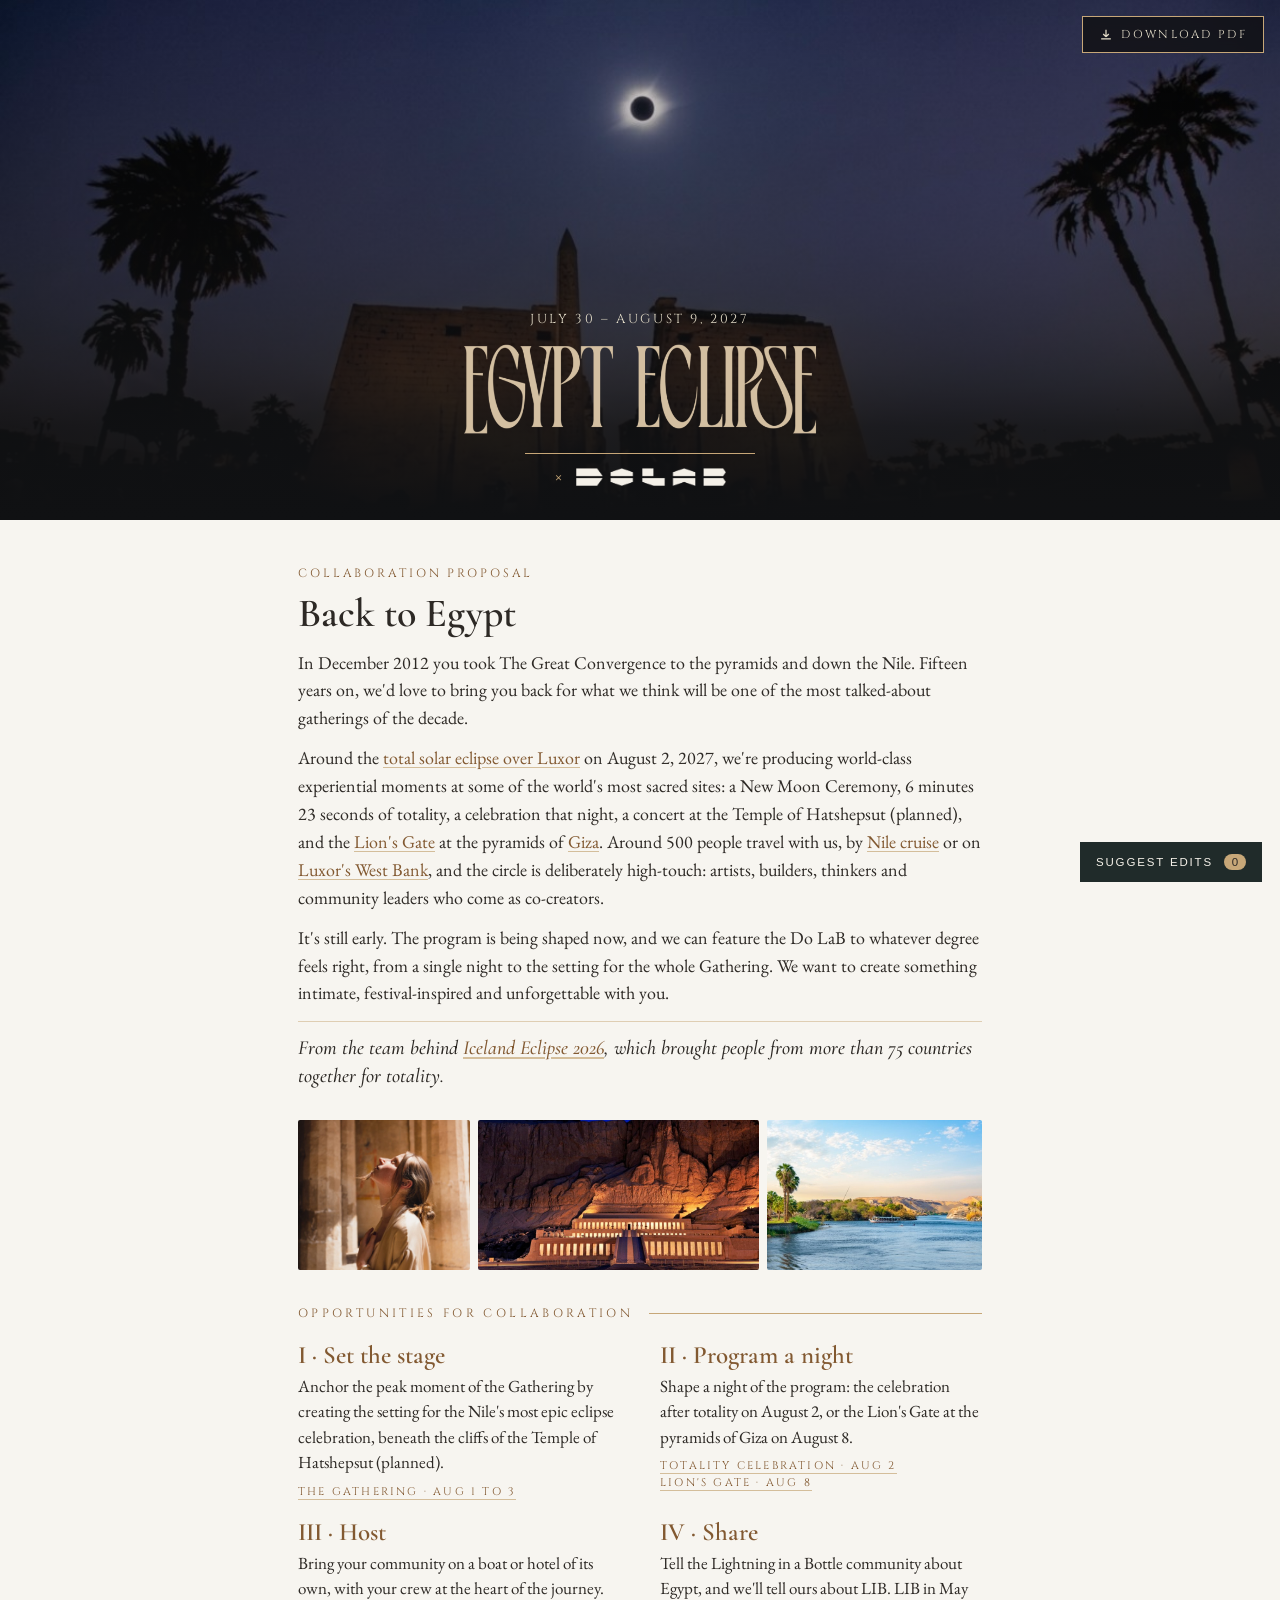
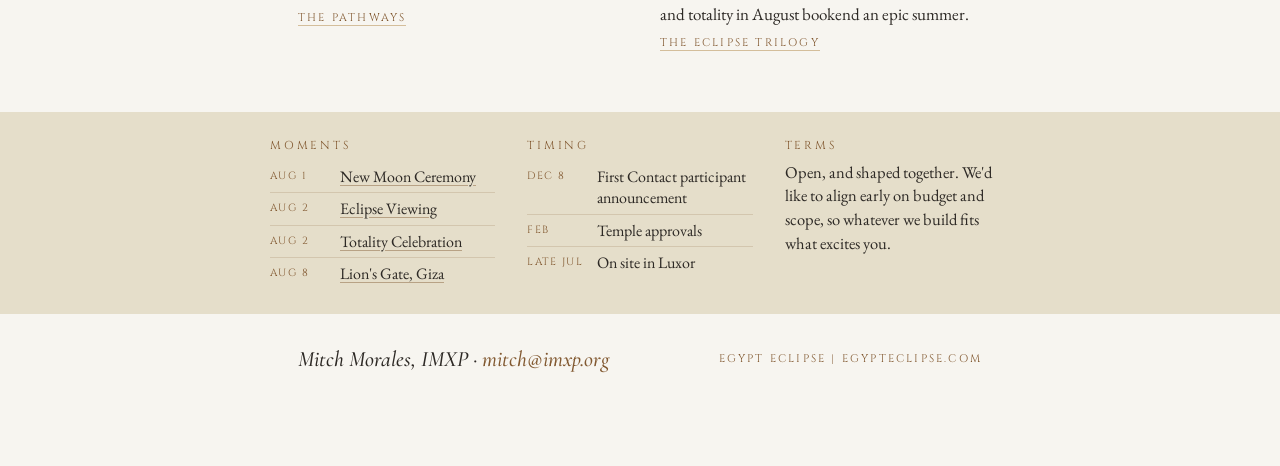
<file: dolab/index.html>
<!DOCTYPE html>
<html lang="en"><head><meta charset="utf-8"><meta name="robots" content="noindex">
<meta name="viewport" content="width=device-width, initial-scale=1, viewport-fit=cover">
<meta name="description" content="A collaboration proposal for the Do LaB: from The Great Convergence in 2012 to the total solar eclipse over Luxor on August 2, 2027.">
<meta name="theme-color" content="#101113">
<meta property="og:type" content="website">
<meta property="og:site_name" content="Egypt Eclipse">
<meta property="og:title" content="Egypt Eclipse × Do LaB: Back to Egypt">
<meta property="og:description" content="A collaboration proposal for the total solar eclipse over Luxor, August 2, 2027.">
<meta property="og:url" content="https://invitation.egypt-eclipse.com/dolab/">
<meta property="og:image" content="https://invitation.egypt-eclipse.com/dolab/og.jpg">
<meta property="og:image:width" content="1200">
<meta property="og:image:height" content="630">
<meta property="og:image:alt" content="Egypt Eclipse. For the Do LaB: Back to Egypt, with the eclipse over Luxor Temple.">
<meta name="twitter:card" content="summary_large_image">
<meta name="twitter:title" content="Egypt Eclipse × Do LaB: Back to Egypt">
<meta name="twitter:description" content="A collaboration proposal for the total solar eclipse over Luxor, August 2, 2027.">
<meta name="twitter:image" content="https://invitation.egypt-eclipse.com/dolab/og.jpg">
<link rel="icon" href="../favicon.ico" sizes="any">
<link rel="icon" type="image/png" href="../icon-192.png">
<link rel="apple-touch-icon" href="../apple-touch-icon.png">
<title>Egypt Eclipse × Do LaB: Back to Egypt</title>
<link rel="preconnect" href="https://fonts.googleapis.com"><link rel="preconnect" href="https://fonts.gstatic.com" crossorigin>
<link href="https://fonts.googleapis.com/css2?family=Cinzel:wght@400;500&family=Cormorant+Garamond:ital,wght@0,500;0,600;1,500&family=EB+Garamond:ital,wght@0,400;0,600;1,400&display=swap" rel="stylesheet">
<style>:root{--paper:#F7F5F0;--ink:#2D2925;--bronze:#825931;--sand:#E5DECA;--gold:#C7A778;--ivory:#F4F0E8;--green:#202B2A;--dark:#101113}
*{box-sizing:border-box}html,body{margin:0}
body{background:var(--paper);color:var(--ink);font-family:"EB Garamond",Georgia,serif;font-size:18px;line-height:1.55}
a{color:var(--bronze)}
.hero{position:relative;height:clamp(340px,48vw,520px);overflow:hidden;background:var(--dark)}
.hero>img{position:absolute;inset:0;width:100%;height:100%;object-fit:cover;object-position:50% 12%;display:block}
.hero:after{content:"";position:absolute;inset:0;background:linear-gradient(180deg,rgba(16,17,19,.1) 0%,rgba(16,17,19,.5) 45%,rgba(16,17,19,.92) 82%,#101113 100%)}
.hero .in{position:absolute;left:0;right:0;bottom:34px;z-index:1;display:flex;flex-direction:column;align-items:center;text-align:center;padding:0 20px}
.cz{font-family:Cinzel,Georgia,serif;text-transform:uppercase}
.hero .date{font-size:13px;letter-spacing:.2em;color:var(--sand);margin:0 0 12px}
.hero .wm{width:min(360px,76vw);height:auto;display:block}
.hero .rule{width:230px;max-width:60%;height:1px;background:var(--gold);margin:16px 0 14px}
.hero .for{font-size:12.5px;letter-spacing:.32em;color:var(--gold);margin:0}
main{max-width:740px;margin:0 auto;padding:44px 28px 20px}
.lab{font-family:Cinzel,Georgia,serif;font-size:12px;letter-spacing:.24em;text-transform:uppercase;color:var(--bronze);margin:0 0 8px}
h1{font-family:"Cormorant Garamond",Georgia,serif;font-weight:600;font-size:40px;line-height:1.1;margin:0 0 14px;text-wrap:balance}
p{margin:0 0 12px;text-wrap:pretty}
.strip{display:grid;grid-template-columns:.8fr 1.3fr 1fr;gap:8px;margin:30px 0 10px}
.strip img{width:100%;height:150px;object-fit:cover;display:block;border-radius:2px}
.sec{display:flex;align-items:center;gap:16px;margin:34px 0 18px}
.sec .lab{margin:0;white-space:nowrap;letter-spacing:.28em}.sec span{flex:1;height:1px;background:var(--gold)}
.roles{display:grid;grid-template-columns:repeat(2,minmax(0,1fr));gap:18px 40px}
.roles h3{font-family:"Cormorant Garamond",Georgia,serif;font-weight:600;font-size:25px;line-height:1.15;color:var(--bronze);margin:0 0 4px}
.roles p{margin:0;font-size:17px;line-height:1.5}
.band{background:var(--sand);margin-top:40px;padding:26px 28px 24px}
.band .in{max-width:740px;margin:0 auto;display:grid;grid-template-columns:repeat(3,minmax(0,1fr));gap:32px;text-align:center}
.band .lab{font-size:11.5px;margin:0 0 6px}.band p{font-size:16.5px;line-height:1.45;margin:0}
.sign{max-width:740px;margin:0 auto;padding:28px 28px 90px;display:flex;justify-content:space-between;align-items:center;gap:20px;flex-wrap:wrap}
.sign .who{font-family:"Cormorant Garamond",Georgia,serif;font-style:italic;font-weight:500;font-size:22px}
.sign .who a{text-decoration:none}
.sign .site{font-family:Cinzel,Georgia,serif;font-size:11px;letter-spacing:.2em;text-transform:uppercase;color:var(--bronze)}

.hero .lock{display:flex;align-items:center;gap:14px}.hero .lock span{font-family:Cinzel,Georgia,serif;font-size:17px;color:var(--gold);line-height:1}.hero .lock img{width:150px;height:auto;display:block}
@media (max-width:640px){.hero .lock img{width:124px}}
a.x{color:var(--bronze);text-decoration:underline;text-decoration-color:rgba(199,167,120,.7);text-underline-offset:3px}
a.x:hover{color:var(--ink)}
.proof{font-family:"Cormorant Garamond",Georgia,serif;font-style:italic;font-weight:500;font-size:20px;line-height:1.4;margin:14px 0 0;padding-top:12px;border-top:1px solid rgba(199,167,120,.5)}
.roles .when{font-family:Cinzel,Georgia,serif;font-size:11px;letter-spacing:.2em;text-transform:uppercase;margin:8px 0 0}
.roles .when a{color:var(--bronze);text-decoration:none;border-bottom:1px solid rgba(199,167,120,.7)}
.band .in{text-align:left}
.rows{list-style:none;margin:0;padding:0}
.rows li{display:grid;grid-template-columns:62px 1fr;gap:8px;padding:5px 0;border-top:1px solid rgba(130,89,49,.18);font-size:16px;line-height:1.35}
.rows li:first-child{border-top:0}
.rows .d{font-family:Cinzel,Georgia,serif;font-size:10.5px;letter-spacing:.14em;text-transform:uppercase;color:var(--bronze);padding-top:3px}
.rows a{color:var(--ink);text-decoration:underline;text-decoration-color:rgba(130,89,49,.45);text-underline-offset:3px}
.dl-btn{position:fixed;top:16px;right:16px;z-index:35;display:inline-flex;align-items:center;gap:8px;background:rgba(16,17,19,.82);color:#E5DECA;border:1px solid #C7A778;font-family:Cinzel,Georgia,serif;font-size:11.5px;letter-spacing:.2em;text-transform:uppercase;padding:10px 16px;cursor:pointer;-webkit-backdrop-filter:blur(6px);backdrop-filter:blur(6px)}
.dl-btn:hover{background:#101113;color:#F4F0E8}
.dl-btn[disabled]{opacity:.7;cursor:wait}
.dl-btn svg{width:14px;height:14px}
@media (max-width:640px){.dl-btn{top:12px;right:12px;padding:9px 12px;font-size:10.5px}}
@media print{.dl-btn,.mk-fab,#mk-panel,#mk-btn{display:none!important}}
@media (max-width:640px){body{font-size:17px}h1{font-size:34px}.strip{grid-template-columns:1fr 1fr}.strip img:last-child{display:none}.strip img{height:120px}.roles,.band .in{grid-template-columns:1fr}.band .in{gap:20px}main{padding:34px 20px 10px}.sign{padding:24px 20px 90px}}</style></head>
<body>
<header class="hero">
 <img src="hero.jpg" alt="Total solar eclipse over Luxor Temple at dusk">
 <div class="in">
  <p class="date cz">July 30 – August 9, 2027</p>
  <img class="wm" src="wordmark.png" alt="Egypt Eclipse">
  <div class="rule"></div>
  <div class="lock"><span>×</span><img src="dolab-logo.png" alt="Do LaB"></div>
 </div>
</header>
<main>
<p class="lab">Collaboration proposal</p>
<h1>Back to Egypt</h1>
<p>In December 2012 you took The Great Convergence to the pyramids and down the Nile. Fifteen years on, we&#39;d love to bring you back for what we think will be one of the most talked-about gatherings of the decade.</p>
<p>Around the <a class="x" href="https://egypteclipse.com/totality">total solar eclipse over Luxor</a> on August 2, 2027, we&#39;re producing world-class experiential moments at some of the world&#39;s most sacred sites: a New Moon Ceremony, 6 minutes 23 seconds of totality, a celebration that night, a concert at the Temple of Hatshepsut (planned), and the <a class="x" href="https://egypteclipse.com/pathways/lions-gate">Lion&#39;s Gate</a> at the pyramids of <a class="x" href="https://egypteclipse.com/pathways/giza">Giza</a>. Around 500 people travel with us, by <a class="x" href="https://egypteclipse.com/pathways/nile-cruise">Nile cruise</a> or on <a class="x" href="https://egypteclipse.com/pathways">Luxor&#39;s West Bank</a>, and the circle is deliberately high-touch: artists, builders, thinkers and community leaders who come as co-creators.</p>
<p>It&#39;s still early. The program is being shaped now, and we can feature the Do LaB to whatever degree feels right, from a single night to the setting for the whole Gathering. We want to create something intimate, festival-inspired and unforgettable with you.</p>
<p class="proof">From the team behind <a class="x" href="https://recap.icelandeclipse.com">Iceland Eclipse 2026</a>, which brought people from more than 75 countries together for totality.</p>
<div class="strip">
 <img src="colonnade.jpg" alt="A traveler looking up in a sunlit temple colonnade">
 <img src="hatshepsut.jpg" alt="Temple of Hatshepsut lit at night beneath the cliffs" style="object-position:50% 100%">
 <img src="nile.jpg" alt="The Nile lined with palms at golden hour">
</div>
<div class="sec"><p class="lab">Opportunities for collaboration</p><span></span></div>
<div class="roles">
 <div><h3>I · Set the stage</h3><p>Anchor the peak moment of the Gathering by creating the setting for the Nile&#39;s most epic eclipse celebration, beneath the cliffs of the Temple of Hatshepsut (planned).</p><p class="when"><a href="https://egypteclipse.com/pathways/gathering">The Gathering · Aug 1 to 3</a></p></div>
 <div><h3>II · Program a night</h3><p>Shape a night of the program: the celebration after totality on August 2, or the Lion&#39;s Gate at the pyramids of Giza on August 8.</p><p class="when"><a href="https://egypteclipse.com/pathways/gathering">Totality Celebration · Aug 2</a><br><a href="https://egypteclipse.com/pathways/lions-gate">Lion&#39;s Gate · Aug 8</a></p></div>
 <div><h3>III · Host</h3><p>Bring your community on a boat or hotel of its own, with your crew at the heart of the journey.</p><p class="when"><a href="https://egypteclipse.com/pathways">The pathways</a></p></div>
 <div><h3>IV · Share</h3><p>Tell the Lightning in a Bottle community about Egypt, and we&#39;ll tell ours about LIB. LIB in May and totality in August bookend an epic summer.</p><p class="when"><a href="https://egypteclipse.com/trilogy">The Eclipse Trilogy</a></p></div>
</div>
</main>
<section class="band"><div class="in">
 <div><p class="lab">Moments</p><ul class="rows">
  <li><span class="d">Aug 1</span><a href="https://egypteclipse.com/pathways/gathering">New Moon Ceremony</a></li>
  <li><span class="d">Aug 2</span><a href="https://egypteclipse.com/totality">Eclipse Viewing</a></li>
  <li><span class="d">Aug 2</span><a href="https://egypteclipse.com/pathways/gathering">Totality Celebration</a></li>
  <li><span class="d">Aug 8</span><a href="https://egypteclipse.com/pathways/lions-gate">Lion&#39;s Gate, Giza</a></li>
 </ul></div>
 <div><p class="lab">Timing</p><ul class="rows">
  <li><span class="d">Dec 8</span><span>First Contact participant announcement</span></li>
  <li><span class="d">Feb</span><span>Temple approvals</span></li>
  <li><span class="d">Late Jul</span><span>On site in Luxor</span></li>
 </ul></div>
 <div><p class="lab">Terms</p><p>Open, and shaped together. We&#39;d like to align early on budget and scope, so whatever we build fits what excites you.</p></div>
</div></section>
<div class="sign"><span class="who">Mitch Morales, IMXP · <a href="mailto:mitch@imxp.org">mitch@imxp.org</a></span><a class="site" href="https://egypteclipse.com" style="text-decoration:none">Egypt Eclipse | egypteclipse.com</a></div>
<script>window.MK_SUPABASE = {url:"https://ybmevmwefsvigcesjojo.supabase.co", key:"sb_publishable_jMCxUWH_nqgi0qomakS0Gg_3sEexiQ8"};</script>
<div id="mk-btn" class="mk-float" hidden><button type="button" id="mk-open">Suggest an edit</button></div>
<button type="button" id="mk-general" class="mk-fab">Suggest edits <span id="mk-count">0</span></button>
<aside id="mk-panel" class="mk-panel" aria-label="Comments and suggested edits" hidden>
  <div class="mk-head"><p class="mk-lab">Your suggested edits</p><button type="button" id="mk-close" aria-label="Close">&times;</button></div>
  <form id="mk-form" class="mk-form" autocomplete="on">
    <div id="mk-quote" class="mk-quote" hidden></div>
    <label>Your name<input id="mk-name" name="name" required maxlength="80" autocomplete="name"></label>
    <label>Your suggestion or comment<textarea id="mk-text" name="comment" required maxlength="4000" rows="4" placeholder="Select any text on the page to suggest an edit to it, or leave a general note."></textarea></label>
    <input id="mk-hp" name="website" tabindex="-1" autocomplete="off" class="mk-hp" aria-hidden="true">
    <p class="mk-private">Only the Egypt Eclipse team sees your comments.</p>
    <div class="mk-row"><button type="submit" id="mk-send">Add comment</button><span id="mk-status" class="mk-status" role="status"></span></div>
  </form>
  <ol id="mk-list" class="mk-list"></ol>
</aside>
<style>
.mk-float{position:absolute;z-index:40;transform:translate(-50%,-110%)}
.mk-float button,.mk-fab,.mk-form button{font-family:"Tenor Sans",Helvetica,Arial,sans-serif;font-size:11.5px;letter-spacing:.16em;text-transform:uppercase;border:0;cursor:pointer}
.mk-float button{background:var(--ink);color:var(--gold);padding:9px 14px;box-shadow:0 6px 20px rgba(0,0,0,.25)}
.mk-fab{position:fixed;right:18px;bottom:calc(18px + env(safe-area-inset-bottom,0px));z-index:30;background:var(--green);color:var(--ivory);padding:12px 16px}
.mk-fab span{display:inline-block;min-width:22px;margin-left:6px;padding:2px 6px;background:var(--gold);color:var(--ink);border-radius:10px;letter-spacing:0}
.mk-panel{position:fixed;top:0;right:0;bottom:0;width:min(380px,100%);background:var(--ivory);z-index:50;box-shadow:-8px 0 30px rgba(0,0,0,.18);display:flex;flex-direction:column;padding-bottom:env(safe-area-inset-bottom,0px)}
.mk-panel[hidden]{display:none}
.mk-head{display:flex;justify-content:space-between;align-items:center;padding:18px 20px 8px}
.mk-lab{font-family:"Tenor Sans",Helvetica,Arial,sans-serif;font-size:11.5px;letter-spacing:.22em;text-transform:uppercase;color:var(--bronze);margin:0}
#mk-close{background:none;border:0;font-size:28px;line-height:1;cursor:pointer;color:var(--ink)}
.mk-form{padding:4px 20px 16px;border-bottom:1px solid rgba(16,17,19,.12)}
.mk-form label{display:block;font-size:14px;color:#4a463f;margin:10px 0 0}
.mk-form input,.mk-form textarea{display:block;width:100%;margin-top:4px;font:inherit;font-size:16px;padding:9px 10px;border:1px solid rgba(16,17,19,.25);background:#fff;color:var(--ink)}
.mk-hp{position:absolute!important;left:-9999px!important;width:1px!important;height:1px!important}
.mk-quote{font-style:italic;font-size:15px;border-left:3px solid var(--gold);padding:4px 10px;margin:6px 0 0;color:#4a463f;background:rgba(228,189,130,.15)}
.mk-row{display:flex;align-items:center;gap:12px;margin-top:12px}
.mk-form button{background:var(--ink);color:var(--ivory);padding:11px 16px}
.mk-status{font-size:14px;color:#4a463f}
.mk-private{font-size:13.5px;font-style:italic;color:#7a7368;margin:10px 0 0}
.mk-list{list-style:none;margin:0;padding:8px 20px 24px;overflow:auto;flex:1}
.mk-list li::before{content:none!important}
.mk-list li{padding:14px 0!important;border-bottom:1px solid rgba(16,17,19,.1);font-size:15.5px;line-height:1.5}
.mk-list .who{font-weight:600}.mk-list .when{font-size:13px;color:#7a7368;margin-left:6px}
.mk-list .q{display:block;font-style:italic;color:#4a463f;border-left:3px solid var(--gold);padding-left:8px;margin:6px 0;cursor:pointer}
.mk-list .empty{color:#7a7368;font-style:italic;border:0}
mark.mk-hl{background:rgba(228,189,130,.45);color:inherit;cursor:pointer;padding:0 1px}
mark.mk-hl.flash{background:rgba(228,189,130,.95)}
@media (max-width:600px){.mk-panel{width:100%;top:auto;height:82vh;box-shadow:0 -8px 30px rgba(0,0,0,.2)}}
</style>
<script>
(function(){
const SB = window.MK_SUPABASE || null;
const API = SB ? SB.url + "/functions/v1/page-comments" : "";
const HDR = SB ? {apikey:SB.key, Authorization:"Bearer "+SB.key} : {};
let VID=""; try{ VID=localStorage.getItem("mk-vid")||""; if(!/^[A-Za-z0-9-]{8,64}$/.test(VID)){ VID=(crypto.randomUUID?crypto.randomUUID():String(Date.now())+"-"+Math.random().toString(36).slice(2,12)); localStorage.setItem("mk-vid",VID); } }catch(e){ VID=String(Date.now())+"-"+Math.random().toString(36).slice(2,12); }
const PAGE = "dolab";
const $ = s => document.querySelector(s);
const main = document.querySelector('main');
let comments = [], pendingQuote = "";
const esc = s => String(s||"").replace(/[&<>"']/g,c=>({"&":"&amp;","<":"&lt;",">":"&gt;",'"':"&quot;","'":"&#39;"}[c]));
try{ $('#mk-name').value = localStorage.getItem('mk-name')||""; }catch(e){}
function openPanel(){ $('#mk-panel').hidden=false; }
function closePanel(){ $('#mk-panel').hidden=true; }
$('#mk-general').onclick=()=>{ pendingQuote=""; $('#mk-quote').hidden=true; openPanel(); $('#mk-text').focus(); };
$('#mk-close').onclick=closePanel;
document.addEventListener('keydown',e=>{ if(e.key==='Escape') closePanel(); });
function selectionInMain(){
  const s=window.getSelection(); if(!s||s.isCollapsed) return null;
  const t=s.toString().trim(); if(t.length<2) return null;
  const r=s.getRangeAt(0); if(!main.contains(r.commonAncestorContainer)) return null;
  return {text:t.slice(0,1000), rect:r.getBoundingClientRect()};
}
function showFloat(){
  const sel=selectionInMain(), b=$('#mk-btn');
  if(!sel){ b.hidden=true; return; }
  b.style.left=(sel.rect.left+sel.rect.width/2+window.scrollX)+'px';
  b.style.top=(sel.rect.top+window.scrollY)+'px';
  b.hidden=false; b.dataset.q=sel.text;
}
document.addEventListener('mouseup',()=>setTimeout(showFloat,10));
document.addEventListener('selectionchange',()=>{ clearTimeout(window.__mkT); window.__mkT=setTimeout(showFloat,350); });
$('#mk-open').addEventListener('mousedown',e=>e.preventDefault());
$('#mk-open').onclick=()=>{
  pendingQuote=$('#mk-btn').dataset.q||""; $('#mk-btn').hidden=true;
  $('#mk-quote').textContent='“'+pendingQuote+'”'; $('#mk-quote').hidden=!pendingQuote;
  openPanel(); $('#mk-text').focus();
};
function highlight(){
  main.querySelectorAll('mark.mk-hl').forEach(m=>{ m.replaceWith(document.createTextNode(m.textContent)); });
  main.normalize();
  comments.forEach((c,i)=>{
    if(!c.quote) return;
    const q=c.quote.split('\n')[0].trim().slice(0,200); if(q.length<2) return;
    const walker=document.createTreeWalker(main,NodeFilter.SHOW_TEXT);
    let n; while((n=walker.nextNode())){
      const k=n.nodeValue.indexOf(q); if(k<0) continue;
      const r=document.createRange(); r.setStart(n,k); r.setEnd(n,k+q.length);
      const m=document.createElement('mark'); m.className='mk-hl'; m.dataset.i=i; m.title=c.name+': '+c.comment;
      r.surroundContents(m); m.onclick=()=>{ openPanel(); const li=document.getElementById('mk-c'+i); if(li) li.scrollIntoView({block:'center'}); };
      break;
    }
  });
}
function render(){
  $('#mk-count').textContent=comments.length;
  const L=$('#mk-list');
  if(!comments.length){ L.innerHTML='<li class="empty">You haven’t left any comments yet. Select any text to suggest an edit.</li>'; return; }
  L.innerHTML=comments.map((c,i)=>`<li id="mk-c${i}"><span class="who">${esc(c.name)}</span><span class="when">${c.created?new Date(c.created).toLocaleDateString(undefined,{day:'numeric',month:'short'}):''}</span>${c.quote?`<span class="q" data-i="${i}">“${esc(c.quote)}”</span>`:''}<div>${esc(c.comment).replace(/\n/g,'<br>')}</div></li>`).join('');
  L.querySelectorAll('.q').forEach(q=>q.onclick=()=>{ const m=main.querySelector(`mark.mk-hl[data-i="${q.dataset.i}"]`); if(m){ m.scrollIntoView({block:'center'}); m.classList.add('flash'); setTimeout(()=>m.classList.remove('flash'),1200); if(window.innerWidth<600) closePanel(); }});
}
async function load(){
  try{
    if(API){ const r=await fetch(API+'?page='+PAGE+'&v='+encodeURIComponent(VID),{cache:'no-store'}); if(!r.ok) throw new Error(r.status); comments=(await r.json()).map(c=>({name:c.name,quote:c.quote,comment:c.comment,created:c.created_at})); }
    else { comments=JSON.parse(localStorage.getItem('mk-local-'+PAGE)||'[]'); }
  }catch(e){ comments=comments||[]; }
  comments.sort((a,b)=>new Date(b.created)-new Date(a.created));
  render(); highlight();
}
$('#mk-form').onsubmit=async e=>{
  e.preventDefault();
  if($('#mk-hp').value) return;
  const c={name:$('#mk-name').value.trim(),comment:$('#mk-text').value.trim(),quote:pendingQuote,page:PAGE,created:new Date().toISOString()};
  if(!c.name||!c.comment) return;
  try{ localStorage.setItem('mk-name',c.name); }catch(e){}
  $('#mk-send').disabled=true; $('#mk-status').textContent='Saving…';
  try{
    if(API){ const r=await fetch(API,{method:'POST',headers:{'Content-Type':'application/json'},body:JSON.stringify({page:PAGE,name:c.name,quote:c.quote||null,comment:c.comment,visitor:VID})}); if(!r.ok) throw new Error(r.status); }
    else { const a=JSON.parse(localStorage.getItem('mk-local-'+PAGE)||'[]'); a.push(c); localStorage.setItem('mk-local-'+PAGE,JSON.stringify(a)); }
    $('#mk-text').value=''; pendingQuote=''; $('#mk-quote').hidden=true; $('#mk-status').textContent='Thank you, added.';
    load();
  }catch(err){ $('#mk-status').textContent='Couldn’t save. Please try again.'; }
  $('#mk-send').disabled=false;
};
load();
})();
</script>

<button type="button" id="dl-pdf" class="dl-btn" aria-label="Download this proposal as a PDF"><svg viewBox="0 0 16 16" fill="none" stroke="currentColor" stroke-width="1.4" aria-hidden="true"><path d="M8 2v8m0 0L4.8 6.8M8 10l3.2-3.2M2.5 12.5h11"/></svg><span>Download PDF</span></button>
<script>
(function(){
var btn=document.getElementById('dl-pdf'); if(!btn) return;
function L(src,g){return window[g]?Promise.resolve():new Promise(function(res,rej){var s=document.createElement('script');s.src=src;s.onload=res;s.onerror=rej;document.head.appendChild(s);});}
function img(u){return new Promise(function(r,j){var i=new Image();i.onload=function(){r(i)};i.onerror=j;i.src=u;});}
async function build(){
 await L('https://cdnjs.cloudflare.com/ajax/libs/pdf-lib/1.17.1/pdf-lib.min.js','PDFLib');
 await L('https://cdn.jsdelivr.net/npm/@pdf-lib/fontkit@1.1.1/dist/fontkit.umd.min.js','fontkit');
 var PL=window.PDFLib, rgb=PL.rgb;
 var doc=await PL.PDFDocument.create(); doc.registerFontkit(window.fontkit);
 doc.setTitle('Egypt Eclipse × Do LaB: Back to Egypt'); doc.setAuthor('IMXP'); doc.setSubject('Collaboration proposal');
 async function F(u){var b=await (await fetch('https://cdn.jsdelivr.net/fontsource/fonts/'+u)).arrayBuffer();return doc.embedFont(b,{subset:true});}
 var cin=await F('cinzel@latest/latin-400-normal.woff'), cor=await F('cormorant-garamond@latest/latin-600-normal.woff'), cori=await F('cormorant-garamond@latest/latin-500-italic.woff'), eb=await F('eb-garamond@latest/latin-400-normal.woff');
 function hex(h){return rgb(parseInt(h.slice(1,3),16)/255,parseInt(h.slice(3,5),16)/255,parseInt(h.slice(5,7),16)/255);}
 var INK=hex('#2D2925'),BR=hex('#825931'),GOLD=hex('#C7A778'),SAND=hex('#E5DECA'),PAPER=hex('#F7F5F0');
 var S=0.75,PW=816,PH=1056;
 function cover(im,w,h,py){var k=3,c=document.createElement('canvas');c.width=w*k;c.height=h*k;var x=c.getContext('2d');var sc=Math.max(c.width/im.naturalWidth,c.height/im.naturalHeight),sw=c.width/sc,sh=c.height/sc;x.drawImage(im,(im.naturalWidth-sw)/2,(im.naturalHeight-sh)*py,sw,sh,0,0,c.width,c.height);return c;}
 async function jpg(c){var b=await new Promise(function(r){c.toBlob(r,'image/jpeg',0.9)});return new Uint8Array(await b.arrayBuffer());}
 await document.fonts.load('13px Cinzel');
 var hero=await img('hero.jpg'),wm=await img('wordmark.png');
 var hc=cover(hero,816,250,0.12),hx=hc.getContext('2d');hx.scale(3,3);
 var g=hx.createLinearGradient(0,0,0,250);g.addColorStop(0,'rgba(16,17,19,0.1)');g.addColorStop(.4,'rgba(16,17,19,0.55)');g.addColorStop(.78,'rgba(16,17,19,0.93)');g.addColorStop(1,'#101113');hx.fillStyle=g;hx.fillRect(0,0,816,250);
 hx.textAlign='center';hx.font='13px Cinzel';hx.letterSpacing='2.6px';hx.fillStyle='#E5DECA';hx.fillText('JULY 30 – AUGUST 9, 2027',409.3,80);
 hx.drawImage(wm,248,94,320,85);hx.fillStyle='#C7A778';hx.fillRect(293,193,230,1);
 var dl=await img('dolab-logo.png');hx.letterSpacing='0px';hx.font='17px Cinzel';hx.fillStyle='#C7A778';hx.textAlign='left';hx.fillText('\u00d7',330,221);hx.drawImage(dl,355,205,130,15.6);
 var heroJ=await doc.embedJpg(await jpg(hc));
 var strips=[['colonnade.jpg',.5],['hatshepsut.jpg',1],['nile.jpg',.55]], ws=[0.8,1.3,1].map(function(f){return 656*f/3.1;}), sj=[];
 for(var i=0;i<3;i++){var im=await img(strips[i][0]);sj.push(await doc.embedJpg(await jpg(cover(im,ws[i],96,strips[i][1]))));}
 var P1="In December 2012 you took The Great Convergence to the pyramids and down the Nile. Fifteen years on, we'd love to bring you back for what we think will be one of the most talked-about gatherings of the decade.";
 var P2="Around the total solar eclipse over Luxor on August 2, 2027, we're producing world-class experiential moments at some of the world's most sacred sites: a New Moon Ceremony, 6 minutes 23 seconds of totality, a celebration that night, a concert at the Temple of Hatshepsut (planned), and the Lion's Gate at the pyramids of Giza. Around 500 people travel with us, by Nile cruise or on Luxor's West Bank, and the circle is deliberately high-touch: artists, builders, thinkers and community leaders who come as co-creators.";var P3="It's still early. The program is being shaped now, and we can feature the Do LaB to whatever degree feels right, from a single night to the setting for the whole Gathering. We want to create something intimate, festival-inspired and unforgettable with you.";
 var PROOF="From the team behind Iceland Eclipse 2026, which brought people from more than 75 countries together for totality.";
 var R=[["I \u00b7 Set the stage","Anchor the peak moment of the Gathering by creating the setting for the Nile's most epic eclipse celebration, beneath the cliffs of the Temple of Hatshepsut (planned).","THE GATHERING \u00b7 AUG 1 TO 3"],["II \u00b7 Program a night","Shape a night of the program: the celebration after totality on August 2, or the Lion's Gate at the pyramids of Giza on August 8.","TOTALITY NIGHT \u00b7 LION'S GATE"],["III \u00b7 Host","Bring your community on a boat or hotel of its own, with your crew at the heart of the journey.","THE PATHWAYS"],["IV \u00b7 Share","Tell the Lightning in a Bottle community about Egypt, and we'll tell ours about LIB. LIB in May and totality in August bookend an epic summer.","THE ECLIPSE TRILOGY"]];
 var TERMS="Open, and shaped together. We'd like to align early on budget and scope, so whatever we build fits what excites you.";var MOM=[["AUG 1","New Moon Ceremony"],["AUG 2","Eclipse Viewing"],["AUG 2","Totality Celebration"],["AUG 8","Lion's Gate, Giza"]];
 var TIM=[["DEC 8","First Contact participant announcement"],["FEB","Temple approvals"],["LATE JUL","On site in Luxor"]];
 function W(t,f,s){return f.widthOfTextAtSize(t,s*S)/S;}
 function wrap(t,f,s,w){var out=[],line='';t.split(' ').forEach(function(wd){var tr=line?line+' '+wd:wd;if(W(tr,f,s)>w&&line){out.push(line);line=wd;}else line=tr;});if(line)out.push(line);return out;}
 function spW(t,f,s,ls){var a=0;for(var ch of t)a+=W(ch,f,s)+ls;return a-ls;}
 function layout(k,page){
  var draw=!!page;
  function txt(t,x,top,f,s,lh,col,ls){if(!draw)return;var base=top+(lh-s)/2+s*0.8;if(!ls){page.drawText(t,{x:x*S,y:(PH-base)*S,size:s*S,font:f,color:col});return;}var cx=x;for(var ch of t){page.drawText(ch,{x:cx*S,y:(PH-base)*S,size:s*S,font:f,color:col});cx+=W(ch,f,s)+ls;}}
  function rect(x,top,w,h,col){if(draw)page.drawRectangle({x:x*S,y:(PH-top-h)*S,width:w*S,height:h*S,color:col});}
  if(draw){rect(0,0,PW,PH,PAPER);page.drawImage(heroJ,{x:0,y:(PH-250)*S,width:PW*S,height:250*S});}
  var y=250+22*k;
  txt('COLLABORATION PROPOSAL',72,y,cin,11,17.6,BR,2.64);y+=17.6+5*k;
  txt('Back to Egypt',72,y,cor,32*Math.min(1,k+.1),35.2*k,INK);y+=35.2*k+8*k;
  [P1,P2,P3].forEach(function(p,i){var fs=15.5*Math.min(1,k+.05),lh=fs*1.45;wrap(p,eb,fs,672).forEach(function(l){txt(l,72,y,eb,fs,lh,INK);y+=lh;});y+=6*k;});
  y+=4*k;rect(72,y,672,0.75,GOLD);y+=8*k;
  var pf=17*Math.min(1,k+.05);wrap(PROOF,cori,pf,672).forEach(function(l){txt(l,72,y,cori,pf,pf*1.3,INK);y+=pf*1.3;});
  y+=16*k;var sh=96*k,sx=72;for(var i=0;i<3;i++){if(draw)page.drawImage(sj[i],{x:sx*S,y:(PH-y-sh)*S,width:ws[i]*S,height:sh*S});sx+=ws[i]+8;}
  y+=sh+20*k;
  txt('OPPORTUNITIES FOR COLLABORATION',72,y,cin,11,17.6,BR,3.08);var lw=spW('OPPORTUNITIES FOR COLLABORATION',cin,11,3.08);rect(72+lw+16,y+8.8,744-(72+lw+16),0.75,GOLD);y+=17.6+12*k;
  for(var r=0;r<2;r++){var hm=0;for(var c=0;c<2;c++){var e=R[r*2+c],x=72+c*356,yy=y;txt(e[0],x,yy,cor,22*Math.min(1,k+.08),25.3*k,BR);yy+=25.3*k+3*k;var fs=15*Math.min(1,k+.05),lh=fs*1.42;wrap(e[1],eb,fs,316).forEach(function(l){txt(l,x,yy,eb,fs,lh,INK);yy+=lh;});yy+=4*k;txt(e[2],x,yy,cin,10,15,BR,2);yy+=15;hm=Math.max(hm,yy-y);}y+=hm+(r?0:12*k);}
  y+=20*k;
  var colW=202.67,rowH=21*k,lh2=17*k;function rh(rw){return wrap(rw[1],eb,14,colW-60).length>1?rowH+lh2*(wrap(rw[1],eb,14,colW-60).length-1):rowH;}function tot(arr){return arr.reduce(function(a,rw){return a+rh(rw);},0);}var bh=16*k+16.8+4+Math.max(tot(MOM),tot(TIM),wrap(TERMS,eb,14,colW).length*19.6)+16*k;
  rect(0,y,PW,bh,SAND);
  var cols=[72,72+colW+32,72+2*(colW+32)];
  function rows(arr,x){var yy=y+16*k;txt(arguments[2],x,yy,cin,10.5,16.8,BR,2.52);yy+=16.8+4;arr.forEach(function(rw,i){if(i)rect(x,yy,colW,0.6,hex('#D7CBB4'));txt(rw[0],x,yy+1,cin,9.5,rowH,BR,1.3);var lines=wrap(rw[1],eb,14,colW-60);lines.forEach(function(l,j){txt(l,x+60,yy+(j?rowH-4*k+lh2*(j-1):0),eb,14,j?lh2:rowH,INK);});yy+=rh(rw);});}
  rows(MOM,cols[0],'MOMENTS');
  var ty=y+16*k;txt('TERMS',cols[2],ty,cin,10.5,16.8,BR,2.52);ty+=16.8+4;wrap(TERMS,eb,14,colW).forEach(function(l){txt(l,cols[2],ty,eb,14,19.6,INK);ty+=19.6;});
  rows(TIM,cols[1],'TIMING');
  y+=bh;
  var mid=y+Math.max(14,(PH-y-24)/2);
  var a='Mitch Morales, IMXP · ';txt(a,72,mid,cori,18,24,INK);txt('mitch@imxp.org',72+W(a,cori,18),mid,cori,18,24,BR);
  var ft='EGYPT ECLIPSE | EGYPTECLIPSE.COM';txt(ft,744-spW(ft,cin,10,2),mid+4,cin,10,16,BR,2);
  if(draw){var lk=function(u,x,top,w,h){var an=doc.context.obj({Type:'Annot',Subtype:'Link',Rect:[x*S,(PH-top-h)*S,(x+w)*S,(PH-top)*S],Border:[0,0,0],A:{Type:'Action',S:'URI',URI:PL.PDFString.of(u)}});page.node.addAnnot(doc.context.register(an));};lk('mailto:mitch@imxp.org',72+W(a,cori,18),mid,W('mitch@imxp.org',cori,18),24);lk('https://egypteclipse.com',744-spW(ft,cin,10,2),mid+4,spW(ft,cin,10,2),16);}
  return y+24+28;
 }
 var k=1;for(var n=0;n<14&&layout(k,null)>PH-8;n++)k-=0.03;
 var page=doc.addPage([PW*S,PH*S]);layout(k,page);
 return await doc.save();
}
btn.addEventListener('click',async function(){
 var lab=btn.querySelector('span');btn.disabled=true;lab.textContent='Preparing…';
 try{var bytes=await build();var url=URL.createObjectURL(new Blob([bytes],{type:'application/pdf'}));var a=document.createElement('a');a.href=url;a.download='Egypt-Eclipse-x-Do-LaB.pdf';document.body.appendChild(a);a.click();a.remove();setTimeout(function(){URL.revokeObjectURL(url)},4000);lab.textContent='Download PDF';}
 catch(e){console.error(e);lab.textContent='Try again';}
 btn.disabled=false;
});
window.__dolabBuildPDF=build;
})();
</script>

</body></html>
</file>
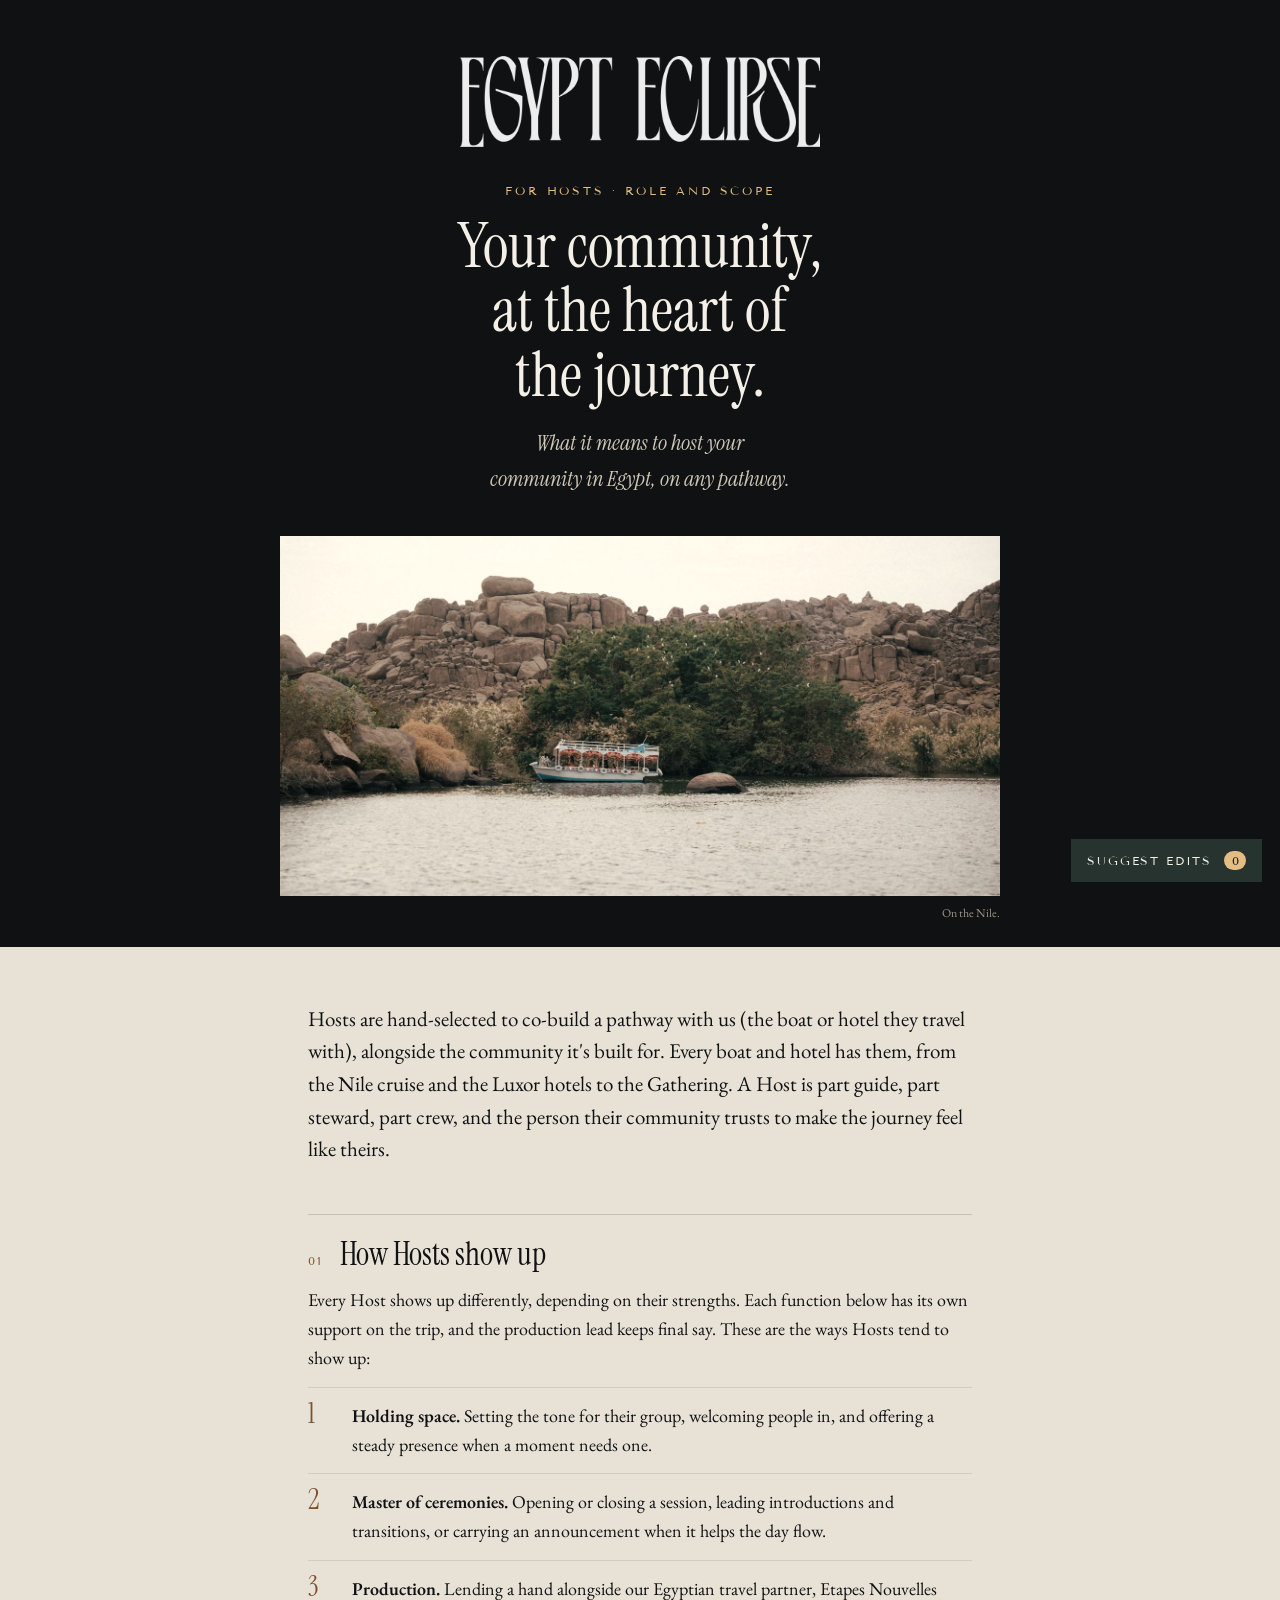
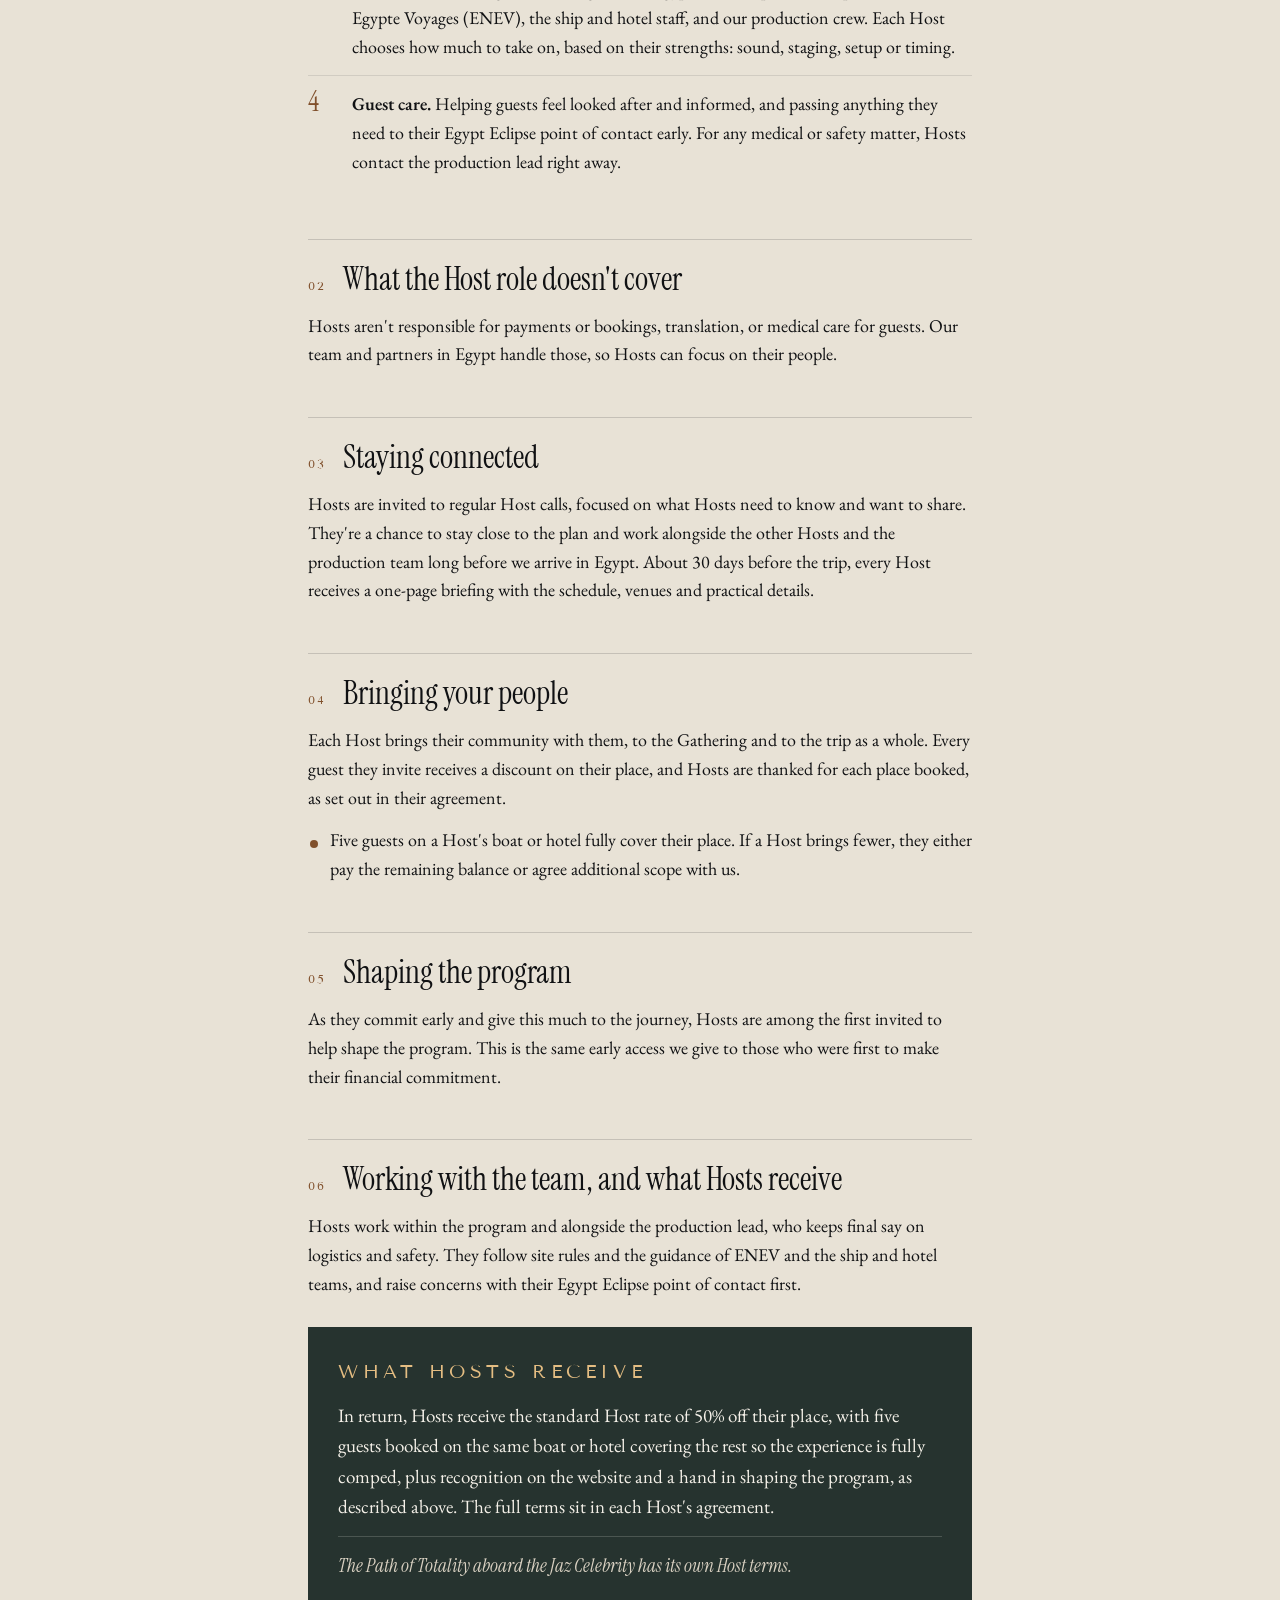
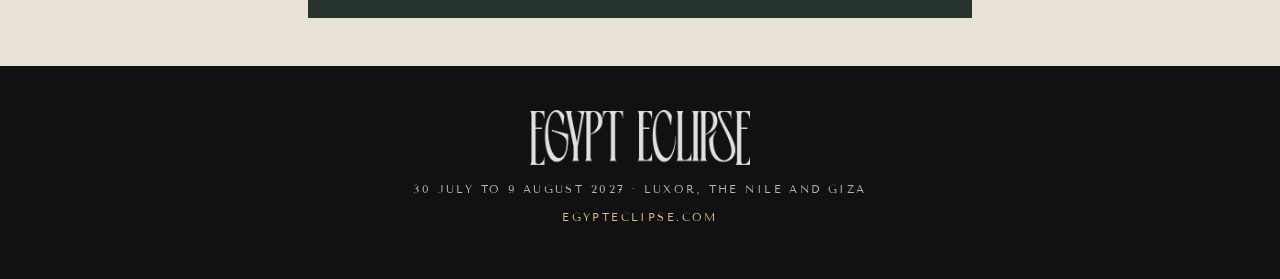
<file: host/index.html>
<!DOCTYPE html>
<html lang="en"><head><meta charset="utf-8"><meta name="robots" content="noindex">
<meta name="viewport" content="width=device-width, initial-scale=1, viewport-fit=cover">
<meta name="description" content="What it means to host your community in Egypt, on any pathway. Egypt Eclipse 2027.">
<meta property="og:type" content="website">
<meta property="og:site_name" content="Egypt Eclipse">
<meta property="og:title" content="Egypt Eclipse Hosts: Your community, at the heart of the journey">
<meta property="og:description" content="What it means to host your community in Egypt, on any pathway.">
<meta property="og:url" content="https://invitation.egypt-eclipse.com/host/">
<meta property="og:image" content="https://invitation.egypt-eclipse.com/host/og.jpg">
<meta property="og:image:width" content="1200">
<meta property="og:image:height" content="630">
<meta property="og:image:alt" content="Egypt Eclipse. For Hosts: Your community, at the heart of the journey.">
<meta name="twitter:card" content="summary_large_image">
<meta name="twitter:image" content="https://invitation.egypt-eclipse.com/host/og.jpg">
<link rel="icon" href="../favicon.ico">
<title>Egypt Eclipse Hosts: Role and Scope</title>
<link rel="preconnect" href="https://fonts.googleapis.com"><link rel="preconnect" href="https://fonts.gstatic.com" crossorigin>
<link href="https://fonts.googleapis.com/css2?family=EB+Garamond:ital,wght@0,400;0,600;1,400&family=Instrument+Serif:ital@0;1&family=Tenor+Sans&display=swap" rel="stylesheet">
<style>
:root{--lime:#E8E2D6;--ink:#101113;--green:#26332F;--ivory:#F4F0E8;--gold:#E4BD82;--bronze:#80502C}
*{box-sizing:border-box}
html,body{margin:0}
body{background:var(--lime);color:var(--ink);font-family:"EB Garamond",Georgia,serif;font-size:18px;line-height:1.6}
.lab{font-family:"Tenor Sans",Helvetica,Arial,sans-serif;font-size:12px;letter-spacing:.24em;text-transform:uppercase;color:var(--bronze);margin:0 0 14px}
.gold{color:var(--gold)}
.hero{background:var(--ink);color:var(--ivory);padding:56px 28px 0;text-align:center}
.hero .wm,footer img{filter:brightness(0) invert(.93)}
.hero .wm{width:min(360px,74%);height:auto;display:block;margin:0 auto 34px}
.hero h1{font-family:"Instrument Serif",Georgia,serif;font-weight:400;font-size:clamp(40px,7vw,62px);line-height:1.04;margin:10px auto 18px;max-width:14ch;text-wrap:balance}
.hero .sub{font-family:"Instrument Serif",Georgia,serif;font-style:italic;font-size:22px;color:#cfc7b8;margin:0 auto 40px;max-width:30ch;text-wrap:balance}
.hero figure{margin:0 auto;max-width:720px}
.hero img.photo{width:100%;aspect-ratio:16/8;object-fit:cover;display:block;filter:saturate(.8) sepia(.08)}
.hero figcaption{font-size:12px;color:#9c9486;text-align:right;padding:8px 0 24px}
main{max-width:720px;margin:0 auto;padding:56px 28px 40px}
.lead{font-size:21px;line-height:1.55;margin:0 0 8px;text-wrap:pretty}
h2{font-family:"Instrument Serif",Georgia,serif;font-weight:400;font-size:32px;line-height:1.12;margin:48px 0 14px;padding-top:22px;border-top:1px solid rgba(16,17,19,.16);display:flex;gap:16px;align-items:baseline;text-wrap:balance}
h2 .n{font-family:"Tenor Sans",Helvetica,Arial,sans-serif;font-size:12px;letter-spacing:.2em;color:var(--bronze);flex:none}
p{margin:0 0 14px;text-wrap:pretty}
ol,ul{padding-left:0;margin:6px 0 14px;list-style:none;counter-reset:i}
ol li{counter-increment:i;position:relative;padding:14px 0 6px 44px;border-top:1px solid rgba(16,17,19,.1)}
ol li::before{content:counter(i);position:absolute;left:0;top:12px;font-family:"Instrument Serif",Georgia,serif;font-size:28px;line-height:1;color:var(--bronze)}
ul li{position:relative;padding-left:22px} ul li::before{content:"";position:absolute;left:2px;top:.75em;width:8px;height:8px;border-radius:50%;background:var(--bronze)}
li p{margin:0 0 8px}
strong{font-weight:600}
.callout{background:var(--green);color:var(--ivory);padding:30px 30px 22px;margin:28px 0 8px}
.callout p{font-size:19px} .callout .note{font-family:"Instrument Serif",Georgia,serif;font-style:italic;font-size:19px;color:#d9d1c2;border-top:1px solid rgba(244,240,232,.18);padding-top:14px;margin-top:6px}
footer{background:var(--ink);color:#bdb5a7;text-align:center;padding:44px 24px 52px}
footer img{width:min(220px,56%);height:auto;display:block;margin:0 auto 16px;opacity:.95}
footer p{font-family:"Tenor Sans",Helvetica,Arial,sans-serif;font-size:11px;letter-spacing:.22em;text-transform:uppercase;margin:0}
@media (max-width:600px){body{font-size:17px} .hero{padding:44px 18px 0} main{padding:40px 20px 30px} .callout{padding:24px 20px 16px} h2{font-size:28px}}
</style></head>
<body>
<header class="hero">
 <img class="wm" src="../logo.png" alt="Egypt Eclipse">
 <p class="lab gold">For Hosts · Role and scope</p>
 <h1>Your community, at the heart of the journey.</h1>
 <p class="sub">What it means to host your community in Egypt, on any pathway.</p>
 <figure><img class="photo" src="../place-nile.webp" alt="A small house among palms above the Nile"><figcaption>On the Nile.</figcaption></figure>
</header>
<main>
<div class="lead"><p>Hosts are hand-selected to co-build a pathway with us (the boat or hotel they travel with), alongside the community it&#39;s built for. Every boat and hotel has them, from the Nile cruise and the Luxor hotels to the Gathering. A Host is part guide, part steward, part crew, and the person their community trusts to make the journey feel like theirs.</p></div>
<h2><span class="n">01</span>How Hosts show up</h2>
<p>Every Host shows up differently, depending on their strengths. Each function below has its own support on the trip, and the production lead keeps final say. These are the ways Hosts tend to show up:</p>
<ol><li><p><strong>Holding space.</strong> Setting the tone for their group, welcoming people in, and offering a steady presence when a moment needs one.</p></li><li><p><strong>Master of ceremonies.</strong> Opening or closing a session, leading introductions and transitions, or carrying an announcement when it helps the day flow.</p></li><li><p><strong>Production.</strong> Lending a hand alongside our Egyptian travel partner, Etapes Nouvelles Egypte Voyages (ENEV), the ship and hotel staff, and our production crew. Each Host chooses how much to take on, based on their strengths: sound, staging, setup or timing.</p></li><li><p><strong>Guest care.</strong> Helping guests feel looked after and informed, and passing anything they need to their Egypt Eclipse point of contact early. For any medical or safety matter, Hosts contact the production lead right away.</p></li></ol>
<h2><span class="n">02</span>What the Host role doesn&#39;t cover</h2>
<p>Hosts aren&#39;t responsible for payments or bookings, translation, or medical care for guests. Our team and partners in Egypt handle those, so Hosts can focus on their people.</p>
<h2><span class="n">03</span>Staying connected</h2>
<p>Hosts are invited to regular Host calls, focused on what Hosts need to know and want to share. They&#39;re a chance to stay close to the plan and work alongside the other Hosts and the production team long before we arrive in Egypt. About 30 days before the trip, every Host receives a one-page briefing with the schedule, venues and practical details.</p>
<h2><span class="n">04</span>Bringing your people</h2>
<p>Each Host brings their community with them, to the Gathering and to the trip as a whole. Every guest they invite receives a discount on their place, and Hosts are thanked for each place booked, as set out in their agreement.</p>
<ul><li><p>Five guests on a Host&#39;s boat or hotel fully cover their place. If a Host brings fewer, they either pay the remaining balance or agree additional scope with us.</p></li></ul>
<h2><span class="n">05</span>Shaping the program</h2>
<p>As they commit early and give this much to the journey, Hosts are among the first invited to help shape the program. This is the same early access we give to those who were first to make their financial commitment.</p>
<h2><span class="n">06</span>Working with the team, and what Hosts receive</h2>
<p>Hosts work within the program and alongside the production lead, who keeps final say on logistics and safety. They follow site rules and the guidance of ENEV and the ship and hotel teams, and raise concerns with their Egypt Eclipse point of contact first.</p>
<aside class="callout"><p class="lab gold">What Hosts receive</p><p>In return, Hosts receive the standard Host rate of 50% off their place, with five guests booked on the same boat or hotel covering the rest so the experience is fully comped, plus recognition on the website and a hand in shaping the program, as described above. The full terms sit in each Host&#39;s agreement.</p><p class="note">The Path of Totality aboard the Jaz Celebrity has its own Host terms.</p></aside>

</main>
<footer><img src="../logo.png" alt="Egypt Eclipse"><p>30 July to 9 August 2027 · Luxor, the Nile and Giza</p><p style="margin-top:10px;color:#E4BD82">egypteclipse.com</p></footer>
<script>window.MK_SUPABASE = {url:"https://ybmevmwefsvigcesjojo.supabase.co", key:"sb_publishable_jMCxUWH_nqgi0qomakS0Gg_3sEexiQ8"};</script>
<div id="mk-btn" class="mk-float" hidden><button type="button" id="mk-open">Suggest an edit</button></div>
<button type="button" id="mk-general" class="mk-fab">Suggest edits <span id="mk-count">0</span></button>
<aside id="mk-panel" class="mk-panel" aria-label="Comments and suggested edits" hidden>
  <div class="mk-head"><p class="mk-lab">Your suggested edits</p><button type="button" id="mk-close" aria-label="Close">&times;</button></div>
  <form id="mk-form" class="mk-form" autocomplete="on">
    <div id="mk-quote" class="mk-quote" hidden></div>
    <label>Your name<input id="mk-name" name="name" required maxlength="80" autocomplete="name"></label>
    <label>Your suggestion or comment<textarea id="mk-text" name="comment" required maxlength="4000" rows="4" placeholder="Select any text on the page to suggest an edit to it, or leave a general note."></textarea></label>
    <input id="mk-hp" name="website" tabindex="-1" autocomplete="off" class="mk-hp" aria-hidden="true">
    <p class="mk-private">Only the Egypt Eclipse team sees your comments.</p>
    <div class="mk-row"><button type="submit" id="mk-send">Add comment</button><span id="mk-status" class="mk-status" role="status"></span></div>
  </form>
  <ol id="mk-list" class="mk-list"></ol>
</aside>
<style>
.mk-float{position:absolute;z-index:40;transform:translate(-50%,-110%)}
.mk-float button,.mk-fab,.mk-form button{font-family:"Tenor Sans",Helvetica,Arial,sans-serif;font-size:11.5px;letter-spacing:.16em;text-transform:uppercase;border:0;cursor:pointer}
.mk-float button{background:var(--ink);color:var(--gold);padding:9px 14px;box-shadow:0 6px 20px rgba(0,0,0,.25)}
.mk-fab{position:fixed;right:18px;bottom:calc(18px + env(safe-area-inset-bottom,0px));z-index:30;background:var(--green);color:var(--ivory);padding:12px 16px}
.mk-fab span{display:inline-block;min-width:22px;margin-left:6px;padding:2px 6px;background:var(--gold);color:var(--ink);border-radius:10px;letter-spacing:0}
.mk-panel{position:fixed;top:0;right:0;bottom:0;width:min(380px,100%);background:var(--ivory);z-index:50;box-shadow:-8px 0 30px rgba(0,0,0,.18);display:flex;flex-direction:column;padding-bottom:env(safe-area-inset-bottom,0px)}
.mk-panel[hidden]{display:none}
.mk-head{display:flex;justify-content:space-between;align-items:center;padding:18px 20px 8px}
.mk-lab{font-family:"Tenor Sans",Helvetica,Arial,sans-serif;font-size:11.5px;letter-spacing:.22em;text-transform:uppercase;color:var(--bronze);margin:0}
#mk-close{background:none;border:0;font-size:28px;line-height:1;cursor:pointer;color:var(--ink)}
.mk-form{padding:4px 20px 16px;border-bottom:1px solid rgba(16,17,19,.12)}
.mk-form label{display:block;font-size:14px;color:#4a463f;margin:10px 0 0}
.mk-form input,.mk-form textarea{display:block;width:100%;margin-top:4px;font:inherit;font-size:16px;padding:9px 10px;border:1px solid rgba(16,17,19,.25);background:#fff;color:var(--ink)}
.mk-hp{position:absolute!important;left:-9999px!important;width:1px!important;height:1px!important}
.mk-quote{font-style:italic;font-size:15px;border-left:3px solid var(--gold);padding:4px 10px;margin:6px 0 0;color:#4a463f;background:rgba(228,189,130,.15)}
.mk-row{display:flex;align-items:center;gap:12px;margin-top:12px}
.mk-form button{background:var(--ink);color:var(--ivory);padding:11px 16px}
.mk-status{font-size:14px;color:#4a463f}
.mk-private{font-size:13.5px;font-style:italic;color:#7a7368;margin:10px 0 0}
.mk-list{list-style:none;margin:0;padding:8px 20px 24px;overflow:auto;flex:1}
.mk-list li::before{content:none!important}
.mk-list li{padding:14px 0!important;border-bottom:1px solid rgba(16,17,19,.1);font-size:15.5px;line-height:1.5}
.mk-list .who{font-weight:600}.mk-list .when{font-size:13px;color:#7a7368;margin-left:6px}
.mk-list .q{display:block;font-style:italic;color:#4a463f;border-left:3px solid var(--gold);padding-left:8px;margin:6px 0;cursor:pointer}
.mk-list .empty{color:#7a7368;font-style:italic;border:0}
mark.mk-hl{background:rgba(228,189,130,.45);color:inherit;cursor:pointer;padding:0 1px}
mark.mk-hl.flash{background:rgba(228,189,130,.95)}
@media (max-width:600px){.mk-panel{width:100%;top:auto;height:82vh;box-shadow:0 -8px 30px rgba(0,0,0,.2)}}
</style>
<script>
(function(){
const SB = window.MK_SUPABASE || null;
const API = SB ? SB.url + "/functions/v1/page-comments" : "";
const HDR = SB ? {apikey:SB.key, Authorization:"Bearer "+SB.key} : {};
let VID=""; try{ VID=localStorage.getItem("mk-vid")||""; if(!/^[A-Za-z0-9-]{8,64}$/.test(VID)){ VID=(crypto.randomUUID?crypto.randomUUID():String(Date.now())+"-"+Math.random().toString(36).slice(2,12)); localStorage.setItem("mk-vid",VID); } }catch(e){ VID=String(Date.now())+"-"+Math.random().toString(36).slice(2,12); }
const PAGE = "host";
const $ = s => document.querySelector(s);
const main = document.querySelector('main');
let comments = [], pendingQuote = "";
const esc = s => String(s||"").replace(/[&<>"']/g,c=>({"&":"&amp;","<":"&lt;",">":"&gt;",'"':"&quot;","'":"&#39;"}[c]));
try{ $('#mk-name').value = localStorage.getItem('mk-name')||""; }catch(e){}
function openPanel(){ $('#mk-panel').hidden=false; }
function closePanel(){ $('#mk-panel').hidden=true; }
$('#mk-general').onclick=()=>{ pendingQuote=""; $('#mk-quote').hidden=true; openPanel(); $('#mk-text').focus(); };
$('#mk-close').onclick=closePanel;
document.addEventListener('keydown',e=>{ if(e.key==='Escape') closePanel(); });
function selectionInMain(){
  const s=window.getSelection(); if(!s||s.isCollapsed) return null;
  const t=s.toString().trim(); if(t.length<2) return null;
  const r=s.getRangeAt(0); if(!main.contains(r.commonAncestorContainer)) return null;
  return {text:t.slice(0,1000), rect:r.getBoundingClientRect()};
}
function showFloat(){
  const sel=selectionInMain(), b=$('#mk-btn');
  if(!sel){ b.hidden=true; return; }
  b.style.left=(sel.rect.left+sel.rect.width/2+window.scrollX)+'px';
  b.style.top=(sel.rect.top+window.scrollY)+'px';
  b.hidden=false; b.dataset.q=sel.text;
}
document.addEventListener('mouseup',()=>setTimeout(showFloat,10));
document.addEventListener('selectionchange',()=>{ clearTimeout(window.__mkT); window.__mkT=setTimeout(showFloat,350); });
$('#mk-open').addEventListener('mousedown',e=>e.preventDefault());
$('#mk-open').onclick=()=>{
  pendingQuote=$('#mk-btn').dataset.q||""; $('#mk-btn').hidden=true;
  $('#mk-quote').textContent='“'+pendingQuote+'”'; $('#mk-quote').hidden=!pendingQuote;
  openPanel(); $('#mk-text').focus();
};
function highlight(){
  main.querySelectorAll('mark.mk-hl').forEach(m=>{ m.replaceWith(document.createTextNode(m.textContent)); });
  main.normalize();
  comments.forEach((c,i)=>{
    if(!c.quote) return;
    const q=c.quote.split('\n')[0].trim().slice(0,200); if(q.length<2) return;
    const walker=document.createTreeWalker(main,NodeFilter.SHOW_TEXT);
    let n; while((n=walker.nextNode())){
      const k=n.nodeValue.indexOf(q); if(k<0) continue;
      const r=document.createRange(); r.setStart(n,k); r.setEnd(n,k+q.length);
      const m=document.createElement('mark'); m.className='mk-hl'; m.dataset.i=i; m.title=c.name+': '+c.comment;
      r.surroundContents(m); m.onclick=()=>{ openPanel(); const li=document.getElementById('mk-c'+i); if(li) li.scrollIntoView({block:'center'}); };
      break;
    }
  });
}
function render(){
  $('#mk-count').textContent=comments.length;
  const L=$('#mk-list');
  if(!comments.length){ L.innerHTML='<li class="empty">You haven’t left any comments yet. Select any text to suggest an edit.</li>'; return; }
  L.innerHTML=comments.map((c,i)=>`<li id="mk-c${i}"><span class="who">${esc(c.name)}</span><span class="when">${c.created?new Date(c.created).toLocaleDateString(undefined,{day:'numeric',month:'short'}):''}</span>${c.quote?`<span class="q" data-i="${i}">“${esc(c.quote)}”</span>`:''}<div>${esc(c.comment).replace(/\n/g,'<br>')}</div></li>`).join('');
  L.querySelectorAll('.q').forEach(q=>q.onclick=()=>{ const m=main.querySelector(`mark.mk-hl[data-i="${q.dataset.i}"]`); if(m){ m.scrollIntoView({block:'center'}); m.classList.add('flash'); setTimeout(()=>m.classList.remove('flash'),1200); if(window.innerWidth<600) closePanel(); }});
}
async function load(){
  try{
    if(API){ const r=await fetch(API+'?page='+PAGE+'&v='+encodeURIComponent(VID),{cache:'no-store'}); if(!r.ok) throw new Error(r.status); comments=(await r.json()).map(c=>({name:c.name,quote:c.quote,comment:c.comment,created:c.created_at})); }
    else { comments=JSON.parse(localStorage.getItem('mk-local-'+PAGE)||'[]'); }
  }catch(e){ comments=comments||[]; }
  comments.sort((a,b)=>new Date(b.created)-new Date(a.created));
  render(); highlight();
}
$('#mk-form').onsubmit=async e=>{
  e.preventDefault();
  if($('#mk-hp').value) return;
  const c={name:$('#mk-name').value.trim(),comment:$('#mk-text').value.trim(),quote:pendingQuote,page:PAGE,created:new Date().toISOString()};
  if(!c.name||!c.comment) return;
  try{ localStorage.setItem('mk-name',c.name); }catch(e){}
  $('#mk-send').disabled=true; $('#mk-status').textContent='Saving…';
  try{
    if(API){ const r=await fetch(API,{method:'POST',headers:{'Content-Type':'application/json'},body:JSON.stringify({page:PAGE,name:c.name,quote:c.quote||null,comment:c.comment,visitor:VID})}); if(!r.ok) throw new Error(r.status); }
    else { const a=JSON.parse(localStorage.getItem('mk-local-'+PAGE)||'[]'); a.push(c); localStorage.setItem('mk-local-'+PAGE,JSON.stringify(a)); }
    $('#mk-text').value=''; pendingQuote=''; $('#mk-quote').hidden=true; $('#mk-status').textContent='Thank you, added.';
    load();
  }catch(err){ $('#mk-status').textContent='Couldn’t save. Please try again.'; }
  $('#mk-send').disabled=false;
};
load();
})();
</script>

</body></html>
</file>
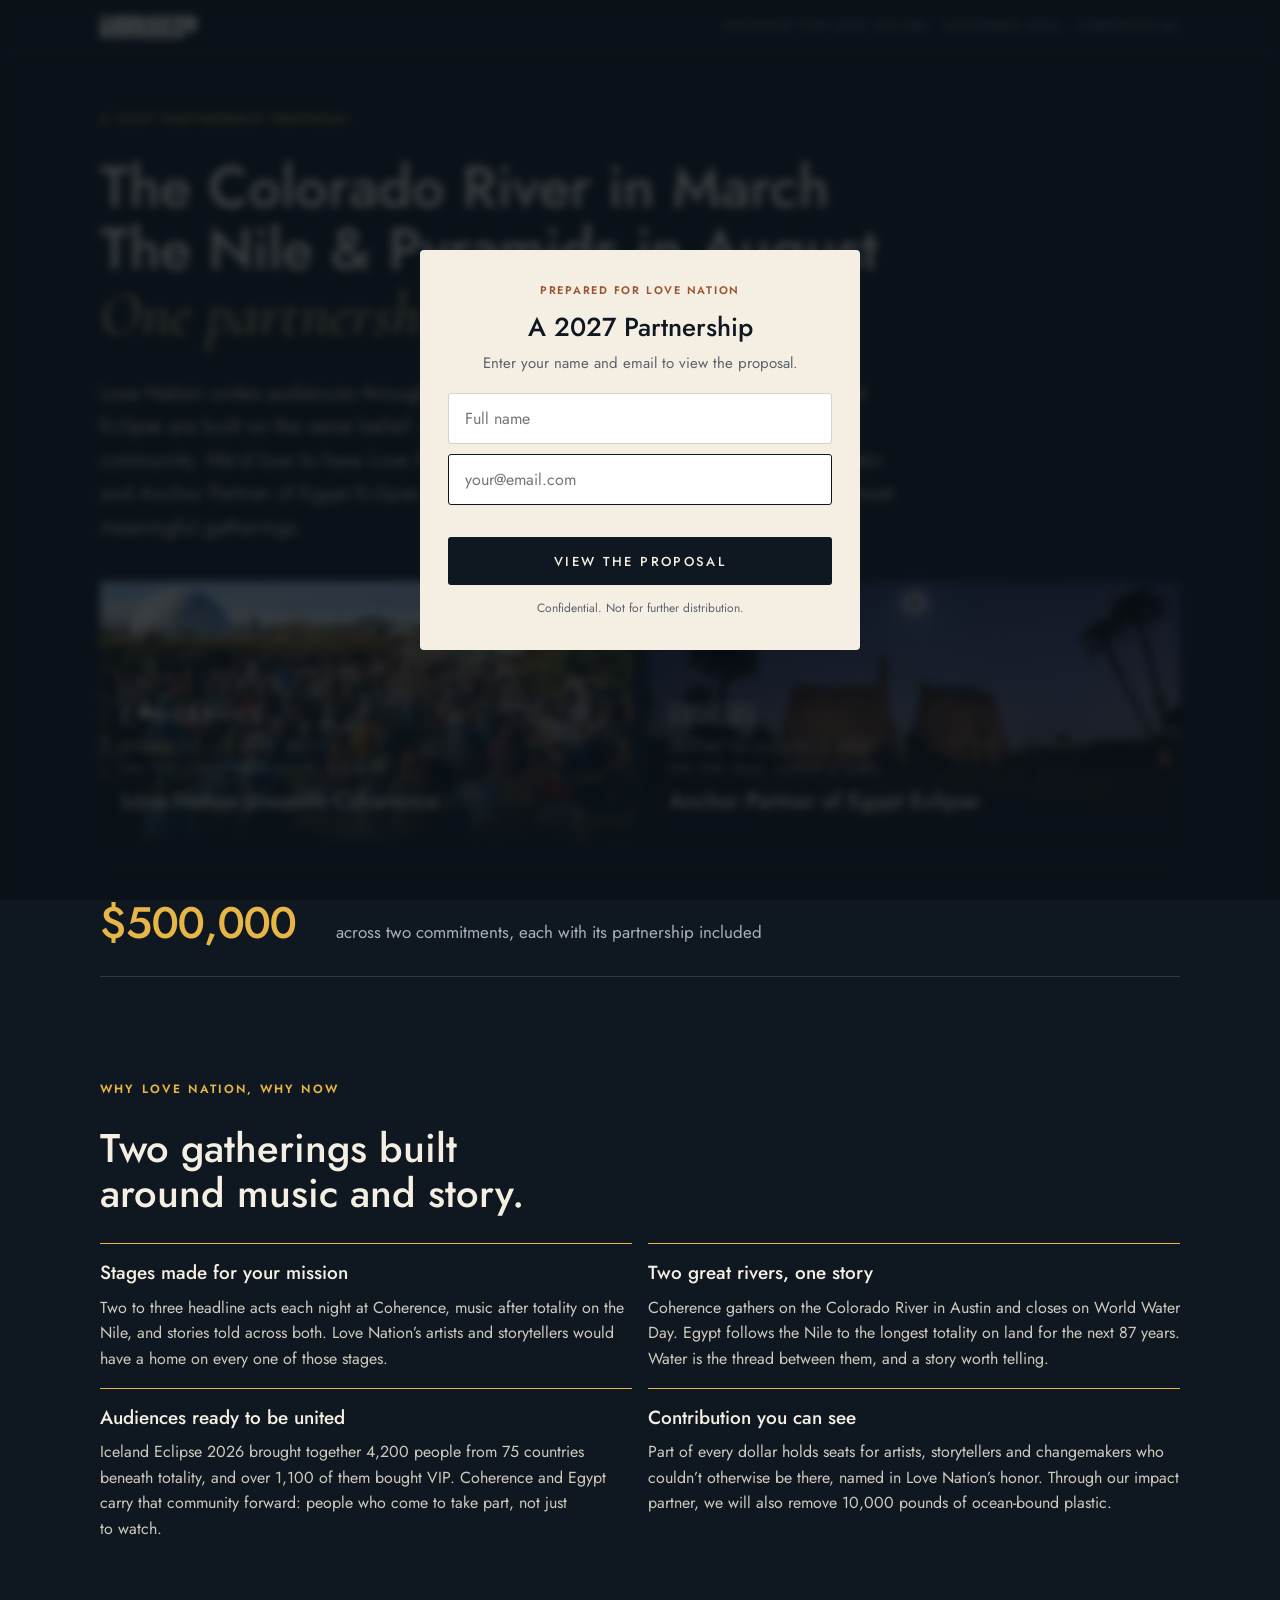
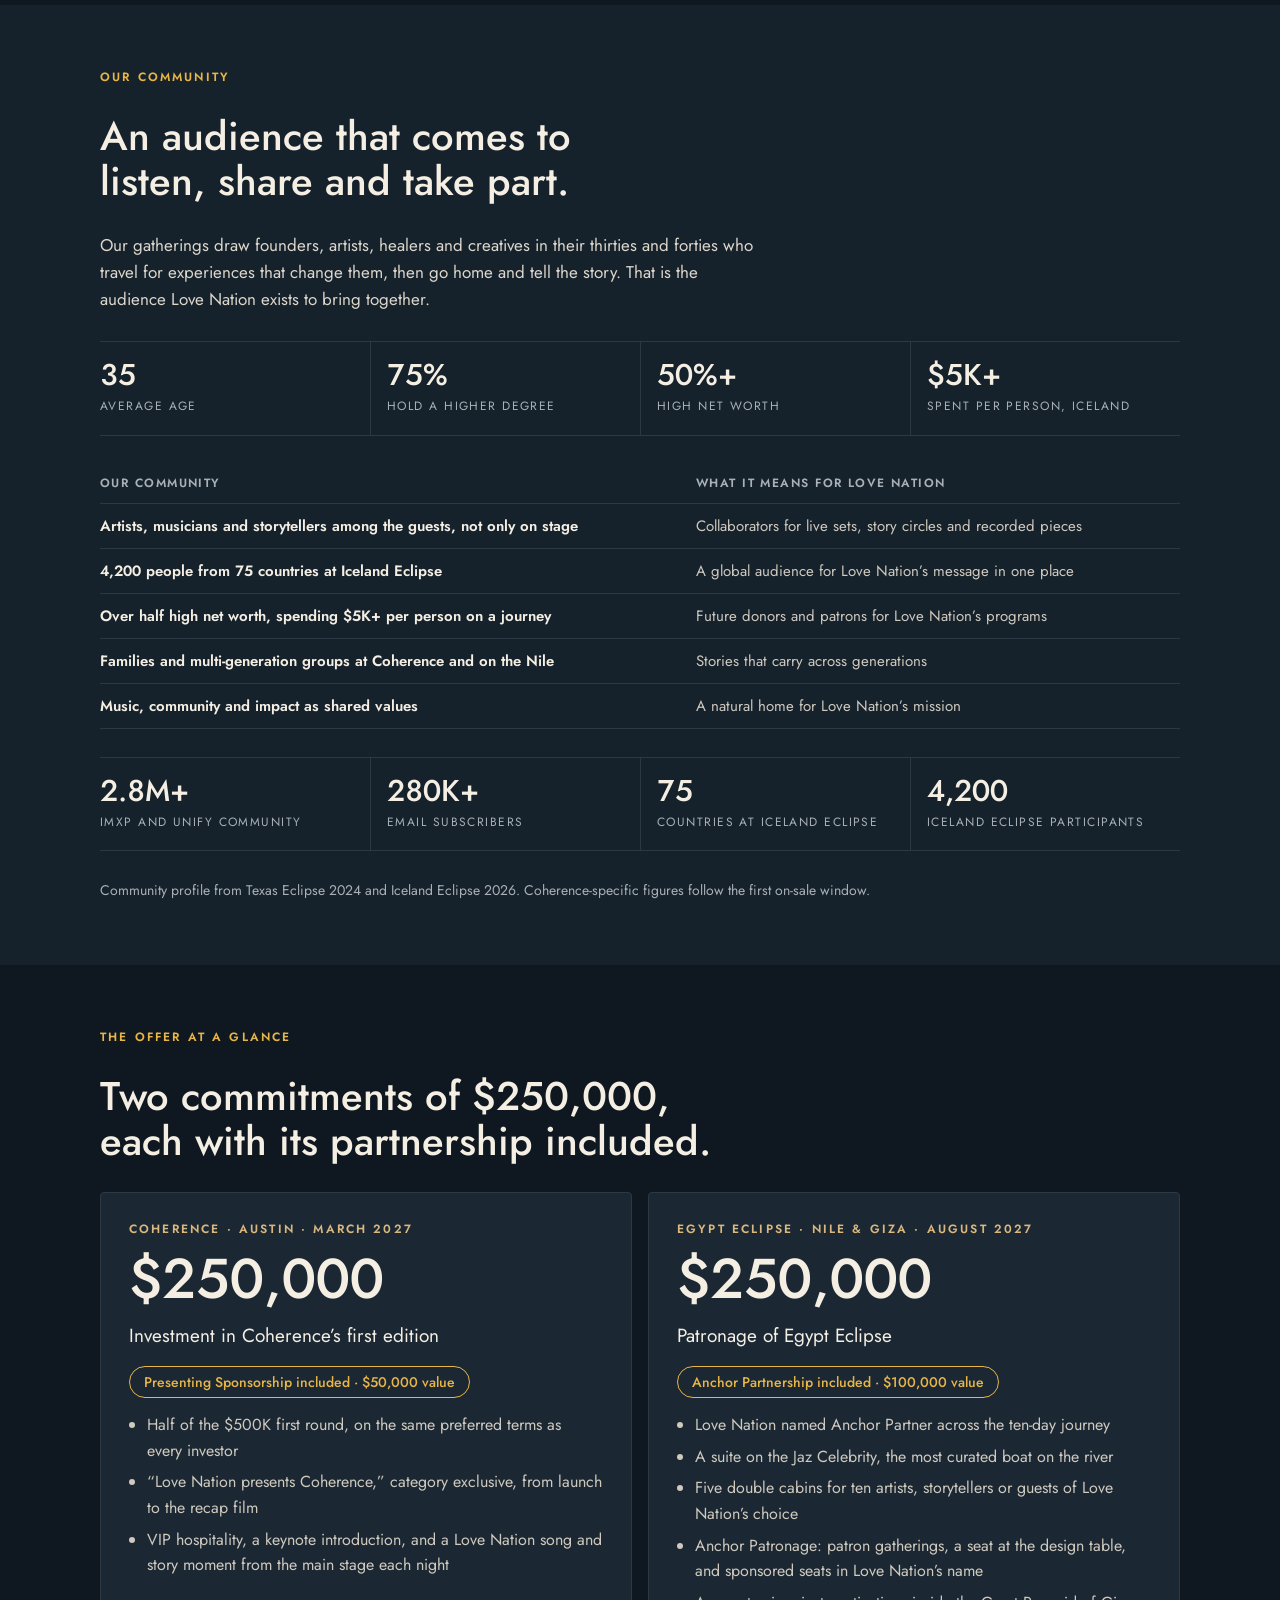
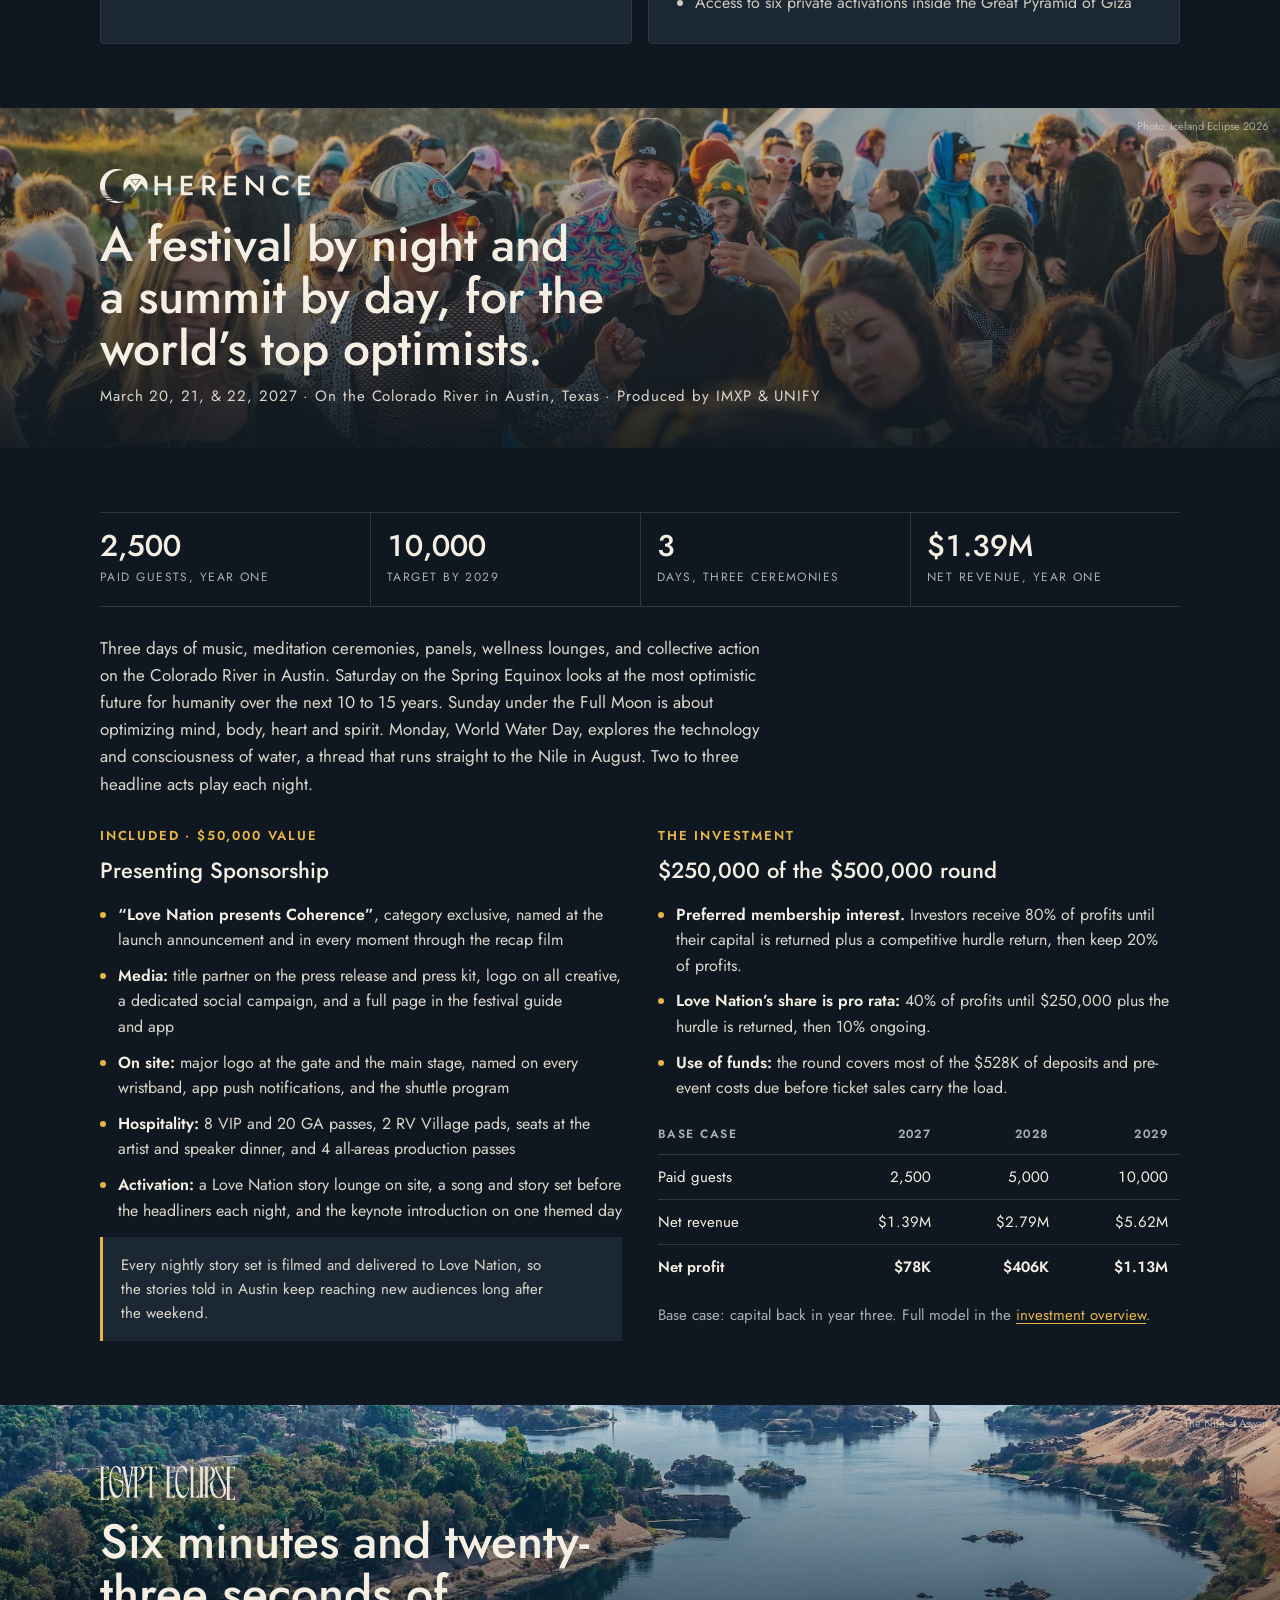
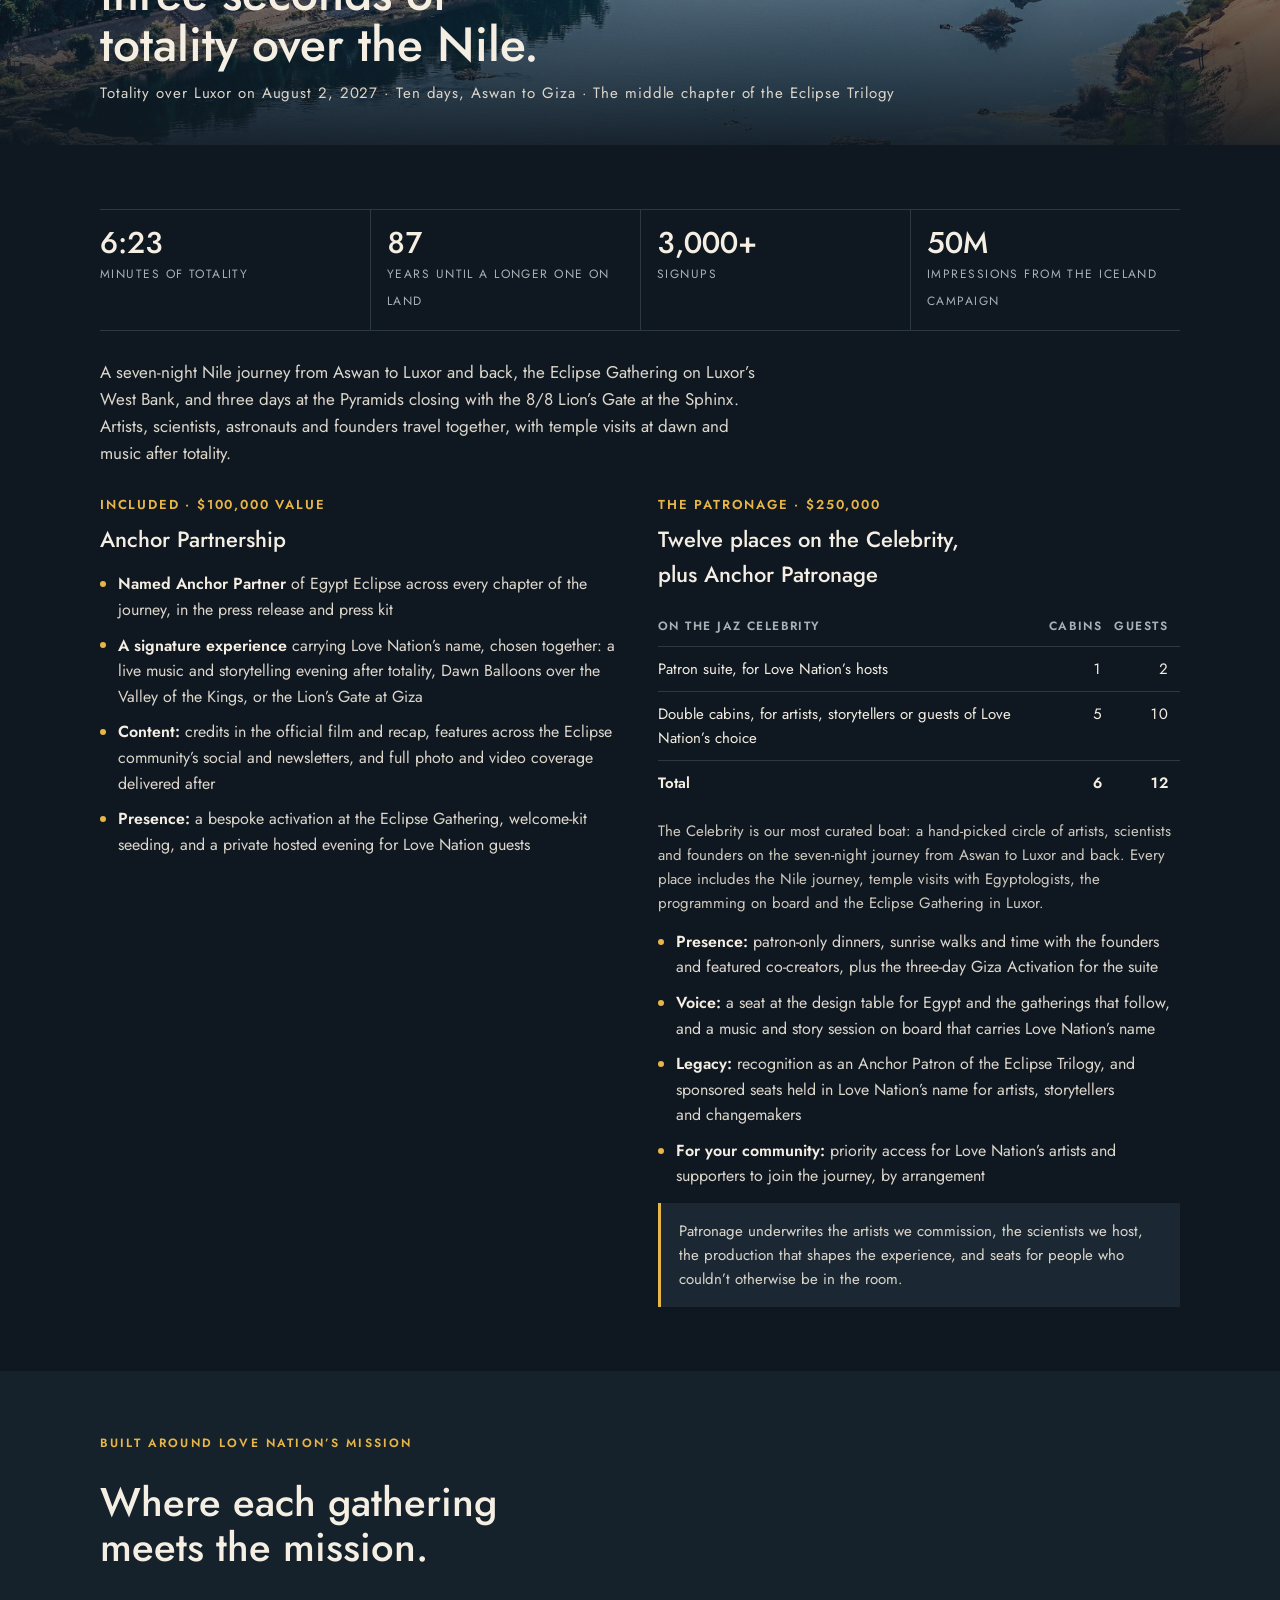
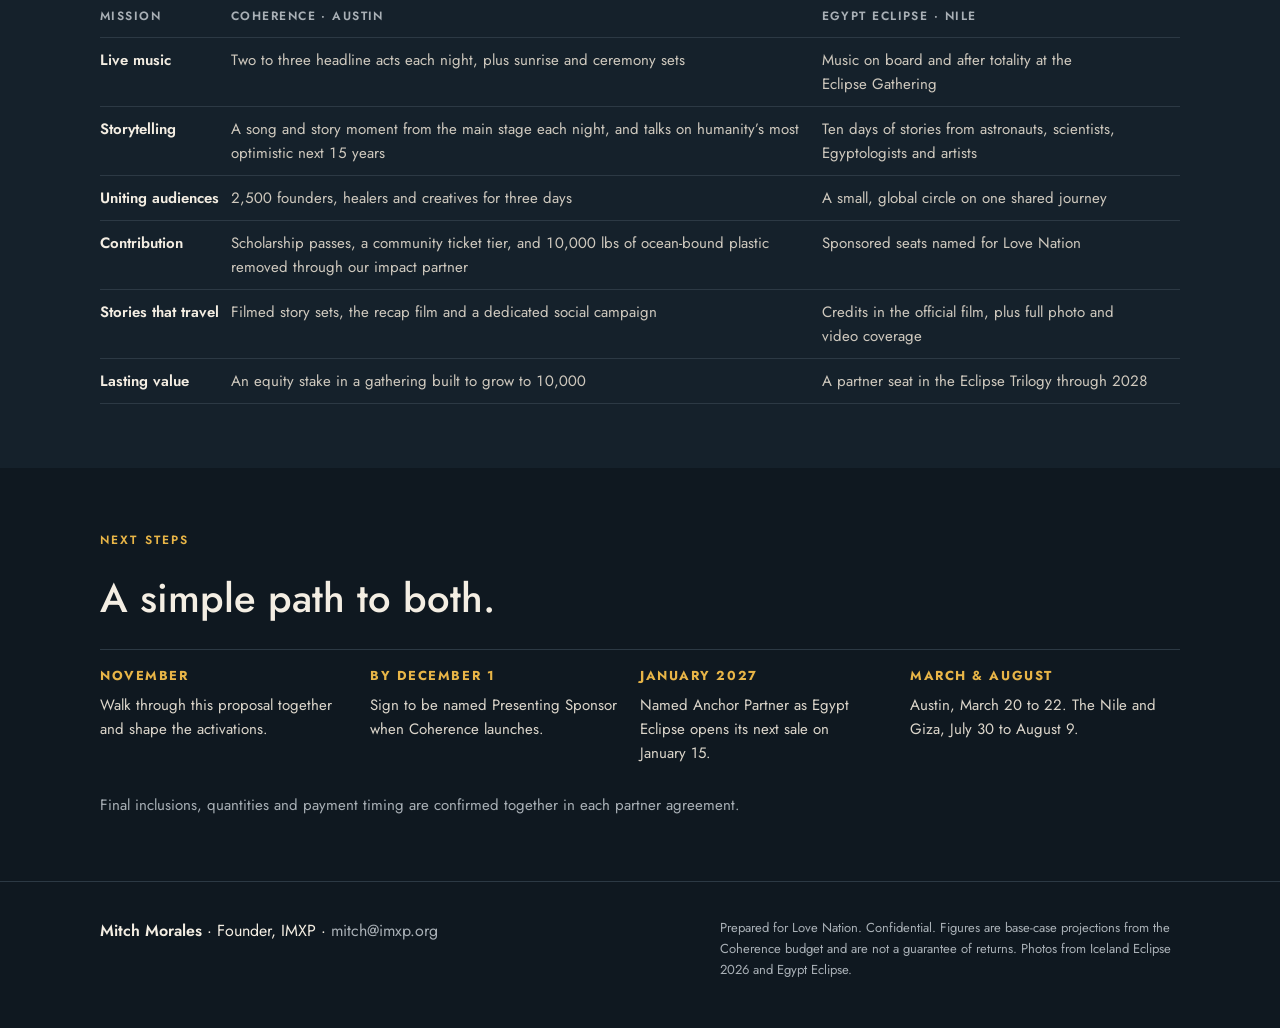
<file: lovenation/index.html>
<!doctype html>
<html lang="en">
<head>
<meta charset="UTF-8">
<meta name="viewport" content="width=device-width, initial-scale=1.0, viewport-fit=cover">
<title>Coherence &amp; Egypt Eclipse · A 2027 Partnership for Love Nation</title>
<meta name="robots" content="noindex, nofollow">
<meta name="description" content="A 2027 partnership proposal for Love Nation: Presenting Sponsor of Coherence on the Colorado River in Austin, and Anchor Partner of Egypt Eclipse on the Nile.">
<meta property="og:title" content="A 2027 Partnership for Love Nation">
<meta property="og:description" content="The Colorado River in March. The Nile &amp; Pyramids in August. One partnership.">
<meta property="og:url" content="https://invitation.egypt-eclipse.com/lovenation/">
<meta property="og:type" content="website">
<meta property="og:image" content="https://invitation.egypt-eclipse.com/lovenation/media/og-lovenation.jpg">
<meta property="og:image:width" content="1200">
<meta property="og:image:height" content="630">
<meta name="twitter:image" content="https://invitation.egypt-eclipse.com/lovenation/media/og-lovenation.jpg">
<meta name="twitter:title" content="A 2027 Partnership for Love Nation">
<meta name="twitter:description" content="The Colorado River in March. The Nile &amp; Pyramids in August. One partnership.">
<meta name="twitter:card" content="summary_large_image">
<meta name="theme-color" content="#0F1820">
<link rel="icon" type="image/png" href="media/favicon-v3-64.png">
<link rel="apple-touch-icon" href="media/apple-touch-icon-v3.png">
<link rel="preconnect" href="https://fonts.googleapis.com">
<link rel="preconnect" href="https://fonts.gstatic.com" crossorigin>
<link rel="stylesheet" href="https://fonts.googleapis.com/css2?family=Jost:wght@400;500;600&family=Cormorant+Garamond:ital,wght@0,500;1,500&display=swap">
<style>
/* Layout: one dark ink page, two chapters side by side (Austin in March, Luxor in August), each opened by a full-bleed photo band. Committed single dark look. */
:root{
  --ink:#0F1820; --ink-2:#15212B; --panel:#1B2833; --line:#2C3944;
  --cream:#F4EEE3; --muted:#A9B0B6; --gold:#E8B547; --sand:#D9B77E;
  --sans:Jost,Futura,"Century Gothic","Trebuchet MS",sans-serif;
  --serif:"Cormorant Garamond",Georgia,"Times New Roman",serif;
  color-scheme:dark;
}
*{box-sizing:border-box}
body{margin:0;background:var(--ink);color:var(--cream);font:400 17px/1.6 var(--sans);-webkit-font-smoothing:antialiased}
h1,h2,h3,h4{margin:0;font-weight:500;text-wrap:balance}
p{margin:0;text-wrap:pretty}
a{color:var(--gold);text-underline-offset:3px}
.wrap{max-width:1120px;margin:0 auto;padding-left:max(20px,env(safe-area-inset-left,0px));padding-right:max(20px,env(safe-area-inset-right,0px))}
.eyebrow{font:600 12px/1.4 var(--sans);letter-spacing:.18em;text-transform:uppercase;color:var(--gold)}
.serif{font-family:var(--serif);font-style:italic;font-weight:500}
.num{font-variant-numeric:tabular-nums}

/* top bar */
.bar{border-bottom:1px solid var(--line)}
.bar .wrap{display:flex;justify-content:space-between;align-items:center;gap:16px;padding-block:16px;flex-wrap:wrap}
.bar img{height:22px;width:auto;display:block}
.bar span{font-size:12px;letter-spacing:.14em;text-transform:uppercase;color:var(--muted)}

/* hero */
.hero .wrap{padding-block:56px 40px;display:grid;gap:28px}
.hero h1{font-size:clamp(30px,5vw,58px);line-height:1.08}
.hero h1 .ln{display:block}
@media (max-width:560px){.hero h1{font-size:30px;line-height:1.12}.hero h1 .ln+.ln{margin-top:.28em}}
.hero h1 .serif{color:var(--sand);font-size:1.08em}
.hero .lede{font-size:clamp(18px,2vw,21px);color:#DCD6CB;max-width:62ch}
.pair{display:grid;grid-template-columns:1fr 1fr;gap:14px;margin-top:8px}
.tile{position:relative;min-height:260px;border-radius:4px;overflow:hidden;background:var(--panel) center/cover;display:flex;flex-direction:column;justify-content:flex-end;padding:22px}
.tile::before{content:"";position:absolute;inset:0;background:linear-gradient(180deg,rgba(15,24,32,.05) 20%,rgba(15,24,32,.88))}
.tile>*{position:relative}
.tile img.logo{height:22px;max-width:70%;object-fit:contain;object-position:left;width:auto;margin-bottom:12px;display:block}
.tile .when{line-height:1.6;font-size:13px;letter-spacing:.14em;text-transform:uppercase;color:var(--cream);opacity:.85}
.tile .role{font-size:22px;font-weight:500;margin-top:4px}
.tile .cap{position:absolute;right:12px;top:10px;font-size:11px;color:rgba(244,238,227,.6)}

.total{display:flex;flex-wrap:wrap;gap:14px 40px;align-items:baseline;border-top:1px solid var(--line);border-bottom:1px solid var(--line);padding-block:18px}
.total b{font-size:clamp(30px,4vw,44px);font-weight:500;color:var(--gold)}
.total span{color:var(--muted)}

section.block .wrap{padding-block:64px;display:grid;gap:28px}
section.block h2{font-size:clamp(28px,3.6vw,40px);line-height:1.12;max-width:28ch}
.intro{max-width:66ch;color:#DCD6CB}

/* why */
.why{display:grid;grid-template-columns:repeat(2,1fr);gap:16px}
.why div{border-top:1px solid var(--gold);padding-top:14px;min-width:0}
.why h3{font-size:19px;margin-bottom:6px}
.why p{color:#CFC9BE;font-size:16px}

/* offer cards */
.offer{display:grid;grid-template-columns:1fr 1fr;gap:16px}
.card{background:var(--panel);border:1px solid var(--line);border-radius:4px;padding:28px;display:grid;gap:14px;align-content:start;min-width:0}
.card .eyebrow{color:var(--sand)}
.card .amt{font-size:clamp(40px,5vw,56px);font-weight:500;line-height:1;color:var(--cream)}
.card .kind{font-size:19px}
.card .incl{display:inline-flex;align-self:start;justify-self:start;border:1px solid var(--gold);color:var(--gold);border-radius:20px;padding:4px 14px;font-size:14px;font-weight:500}
.card ul{margin:0;padding-left:18px;color:#CFC9BE;font-size:16px;display:grid;gap:6px}

/* chapter band */
.band{position:relative;min-height:340px;background:var(--panel) center/cover;display:flex;align-items:flex-end}
.band::before{content:"";position:absolute;inset:0;background:linear-gradient(180deg,rgba(15,24,32,.15),rgba(15,24,32,.92))}
.band .wrap{position:relative;padding-block:40px;width:100%}
.band img.logo{height:34px;width:auto;display:block;margin-bottom:16px}
.band h2{font-size:clamp(30px,4.4vw,48px);line-height:1.08;max-width:20ch}
.band .meta{margin-top:10px;color:#DCD6CB;font-size:15px;letter-spacing:.06em}
.band .cap{position:absolute;right:max(12px,env(safe-area-inset-right,0px));top:10px;font-size:11px;color:rgba(244,238,227,.6)}

.facts{display:grid;grid-template-columns:repeat(4,1fr);border-top:1px solid var(--line);border-bottom:1px solid var(--line)}
.facts div{padding:16px 16px 16px 0;border-left:1px solid var(--line);padding-left:16px;min-width:0}
.facts div:first-child{border-left:0;padding-left:0}
.facts b{display:block;font-size:30px;font-weight:500;line-height:1.1}
.facts span{font-size:12px;letter-spacing:.12em;text-transform:uppercase;color:var(--muted)}

.cols{display:grid;grid-template-columns:1fr 1fr;gap:36px}
.cols>div{min-width:0;display:grid;gap:14px;align-content:start}
.cols h3{font-size:22px}
.cols h3 small{display:block;font-size:13px;letter-spacing:.14em;text-transform:uppercase;color:var(--gold);font-weight:600;margin-bottom:6px}
.list{margin:0;padding:0;list-style:none;display:grid;gap:10px}
.list li{padding-left:18px;position:relative;color:#DCD6CB;font-size:16px}
.list li::before{content:"";position:absolute;left:0;top:.62em;width:6px;height:6px;border-radius:50%;background:var(--gold)}
.list li b{color:var(--cream);font-weight:600}
.note{background:var(--panel);border-left:3px solid var(--gold);padding:16px 18px;font-size:15px;color:#DCD6CB}

/* terms table */
.tbl{overflow-x:auto}
table{width:100%;border-collapse:collapse;font-size:15px;font-variant-numeric:tabular-nums}
th,td{text-align:left;padding:10px 12px 10px 0;border-bottom:1px solid var(--line);vertical-align:top}
th{font-size:12px;letter-spacing:.12em;text-transform:uppercase;color:var(--muted);font-weight:600}
td.r,th.r{text-align:right}
tr.tot td{font-weight:600;color:var(--cream);border-bottom:0;border-top:1px solid var(--cream)}

/* pillars */
.pillars td:first-child{font-weight:600;color:var(--cream);white-space:nowrap}
.pillars td{color:#CFC9BE}

/* timeline */
.steps{display:grid;grid-template-columns:repeat(4,1fr);gap:0;border-top:1px solid var(--line)}
.steps div{padding:16px 16px 0 0;min-width:0}
.steps b{display:block;color:var(--gold);font-size:13px;letter-spacing:.12em;text-transform:uppercase;margin-bottom:6px}
.steps p{font-size:15px;color:#DCD6CB}

footer{border-top:1px solid var(--line)}
footer .wrap{padding-block:36px 48px;display:flex;flex-wrap:wrap;justify-content:space-between;gap:24px}
footer .who{display:grid;gap:4px;font-size:16px}
footer .who b{font-weight:600}
footer .who span{color:var(--muted)}
footer .small{font-size:13px;color:var(--muted);max-width:460px}

@media (max-width:820px){
  .pair,.offer,.cols,.why{grid-template-columns:1fr}
  .facts{grid-template-columns:1fr 1fr}
  .facts div:nth-child(3){border-left:0;padding-left:0}
  .facts div:nth-child(n+3){border-top:1px solid var(--line)}
  .steps{grid-template-columns:1fr 1fr;row-gap:16px}
}
@media (max-width:480px){
  body{font-size:16px}
  .card{padding:22px}
  .steps{grid-template-columns:1fr}
  .pillars td:first-child{white-space:normal}
}

/* email gate (same lead + view tracking layer as the other Coherence decks) */
#gate{position:fixed;inset:0;z-index:60;display:flex;align-items:center;justify-content:center;padding:20px;transition:opacity .35s,visibility .35s}
#gate::before{content:"";position:absolute;inset:0;background:rgba(10,16,22,.78);backdrop-filter:blur(4px)}
#gate.hide{opacity:0;visibility:hidden;pointer-events:none}
#gate .gcard{position:relative;width:min(100%,440px);background:var(--cream);color:var(--ink);border-radius:4px;padding:32px 28px;text-align:center}
#gate .gsub{font:600 11px/1.5 var(--sans);letter-spacing:.16em;text-transform:uppercase;color:#9C5532;margin-bottom:14px}
#gate h2{font-size:26px;line-height:1.2;margin-bottom:8px;color:var(--ink)}
#gate p{font-size:15px;color:#5A636C;margin-bottom:18px}
#gate input{width:100%;margin-bottom:10px;padding:13px 16px;border-radius:3px;font:400 16px var(--sans);border:1px solid #D9D1C3;background:#fff;color:var(--ink)}
#gate input:focus{outline:none;border-color:var(--ink)}
#gate button{width:100%;min-height:48px;border:0;border-radius:3px;background:var(--ink);color:var(--cream);font:500 13px var(--sans);letter-spacing:.18em;text-transform:uppercase;cursor:pointer}
#gate .err{min-height:18px;font-size:13px;color:#9C5532;text-align:left;margin:-4px 0 8px}
#gate .fine{font-size:12px;color:#5A636C;margin-top:14px}
.role,.kind,.incl,.when,.cap{text-wrap:balance}
li,td,.intro,.lede,.note{text-wrap:pretty}
</style>
</head>
<body>


<header class="bar"><div class="wrap">
  <img src="media/imxp-logo-cream.png" alt="IMXP">
  <span>Prepared for Love Nation · November 2026 · Confidential</span>
</div></header>

<section class="hero"><div class="wrap">
  <div class="eyebrow">A 2027 partnership proposal</div>
  <h1><span class="ln">The Colorado River in March</span><span class="ln">The Nile &amp; Pyramids in August</span><span class="ln serif">One partnership</span></h1>
  <p class="lede">Love Nation unites audiences through live music and storytelling. Coherence and Egypt Eclipse are built on the same belief: a shared song or story can turn a crowd into a community. We&rsquo;d love to have Love Nation as Presenting Sponsor of Coherence in Austin and Anchor Partner of Egypt Eclipse on the Nile, carrying its mission to two of 2027&rsquo;s most meaningful gatherings.</p>
  <div class="pair">
    <div class="tile" style="background-image:url(media/cover-crowd.jpg)">
      <span class="cap">Photo: Iceland Eclipse 2026</span>
      <img class="logo" src="media/coherence-v3-lockup-cream.svg" alt="Coherence">
      <div class="when">March 20, 21, &amp; 22, 2027<br>On the Colorado River, Austin</div>
      <div class="role">Love Nation presents Coherence</div>
    </div>
    <div class="tile" style="background-image:url(media/eclipse-luxor.jpg)">
      <img class="logo" src="media/egypt-eclipse-logo-cream.png" alt="Egypt Eclipse">
      <div class="when">July 30 to August 9, 2027<br>On the Nile, Luxor &amp; Giza</div>
      <div class="role">Anchor Partner of Egypt Eclipse</div>
    </div>
  </div>
  <div class="total"><b class="num">$500,000</b><span>across two commitments, each with its partnership included</span></div>
</div></section>

<section class="block"><div class="wrap">
  <div class="eyebrow">Why Love Nation, why now</div>
  <h2>Two gatherings built around music and story.</h2>
  <div class="why">
    <div><h3>Stages made for your mission</h3><p>Two to three headline acts each night at Coherence, music after totality on the Nile, and stories told across both. Love Nation&rsquo;s artists and storytellers would have a home on every one of those stages.</p></div>
    <div><h3>Two great rivers, one story</h3><p>Coherence gathers on the Colorado River in Austin and closes on World Water Day. Egypt follows the Nile to the longest totality on land for the next 87 years. Water is the thread between them, and a story worth telling.</p></div>
    <div><h3>Audiences ready to be united</h3><p>Iceland Eclipse 2026 brought together 4,200 people from 75 countries beneath totality, and over 1,100 of them bought VIP. Coherence and Egypt carry that community forward: people who come to take part, not just to watch.</p></div>
    <div><h3>Contribution you can see</h3><p>Part of every dollar holds seats for artists, storytellers and changemakers who couldn&rsquo;t otherwise be there, named in Love Nation&rsquo;s honor. Through our impact partner, we will also remove 10,000 pounds of ocean-bound plastic.</p></div>
  </div>
</div></section>


<section class="block" style="background:var(--ink-2)"><div class="wrap">
  <div class="eyebrow">Our community</div>
  <h2>An audience that comes to listen, share and take part.</h2>
  <p class="intro">Our gatherings draw founders, artists, healers and creatives in their thirties and forties who travel for experiences that change them, then go home and tell the story. That is the audience Love Nation exists to bring together.</p>
  <div class="facts">
    <div><b class="num">35</b><span>Average age</span></div>
    <div><b class="num">75%</b><span>Hold a higher degree</span></div>
    <div><b class="num">50%+</b><span>High net worth</span></div>
    <div><b class="num">$5K+</b><span>Spent per person, Iceland</span></div>
  </div>
  <div class="tbl"><table class="pillars">
    <tr><th>Our community</th><th>What it means for Love Nation</th></tr>
    <tr><td>Artists, musicians and storytellers among the guests, not only on stage</td><td>Collaborators for live sets, story circles and recorded pieces</td></tr>
    <tr><td>4,200 people from 75 countries at Iceland Eclipse</td><td>A global audience for Love Nation&rsquo;s message in one place</td></tr>
    <tr><td>Over half high net worth, spending $5K+ per person on a journey</td><td>Future donors and patrons for Love Nation&rsquo;s programs</td></tr>
    <tr><td>Families and multi-generation groups at Coherence and on the Nile</td><td>Stories that carry across generations</td></tr>
    <tr><td>Music, community and impact as shared values</td><td>A natural home for Love Nation&rsquo;s mission</td></tr>
  </table></div>
  <div class="facts">
    <div><b class="num">2.8M+</b><span>IMXP and UNIFY community</span></div>
    <div><b class="num">280K+</b><span>Email subscribers</span></div>
    <div><b class="num">75</b><span>Countries at Iceland Eclipse</span></div>
    <div><b class="num">4,200</b><span>Iceland Eclipse participants</span></div>
  </div>
  <p style="font-size:14px;color:var(--muted)">Community profile from Texas Eclipse 2024 and Iceland Eclipse 2026. Coherence-specific figures follow the first on-sale window.</p>
</div></section>

<section class="block"><div class="wrap">
  <div class="eyebrow">The offer at a glance</div>
  <h2>Two commitments of $250,000, each with its partnership included.</h2>
  <div class="offer">
    <div class="card">
      <div class="eyebrow">Coherence · Austin · March 2027</div>
      <div class="amt num">$250,000</div>
      <div class="kind">Investment in Coherence&rsquo;s first edition</div>
      <span class="incl">Presenting Sponsorship included · $50,000 value</span>
      <ul>
        <li>Half of the $500K first round, on the same preferred terms as every investor</li>
        <li>&ldquo;Love Nation presents Coherence,&rdquo; category exclusive, from launch to the recap film</li>
        <li>VIP hospitality, a keynote introduction, and a Love Nation song and story moment from the main stage each night</li>
      </ul>
    </div>
    <div class="card">
      <div class="eyebrow">Egypt Eclipse · Nile &amp; Giza · August 2027</div>
      <div class="amt num">$250,000</div>
      <div class="kind">Patronage of Egypt Eclipse</div>
      <span class="incl">Anchor Partnership included · $100,000 value</span>
      <ul>
        <li>Love Nation named Anchor Partner across the ten-day journey</li>
        <li>A suite on the Jaz Celebrity, the most curated boat on the river</li>
        <li>Five double cabins for ten artists, storytellers or guests of Love Nation&rsquo;s choice</li>
        <li>Anchor Patronage: patron gatherings, a seat at the design table, and sponsored seats in Love Nation&rsquo;s name</li>
        <li>Access to six private activations inside the Great Pyramid of Giza</li>
      </ul>
    </div>
  </div>
</div></section>

<div class="band" style="background-image:url(media/community-dusk-crowd.jpg)">
  <span class="cap">Photo: Iceland Eclipse 2026</span>
  <div class="wrap">
    <img class="logo" src="media/coherence-v3-lockup-cream.svg" alt="Coherence">
    <h2>A festival by night and a summit by day, for the world&rsquo;s top optimists.</h2>
    <div class="meta">March 20, 21, &amp; 22, 2027 · On the Colorado River in Austin, Texas · Produced by IMXP &amp; UNIFY</div>
  </div>
</div>

<section class="block"><div class="wrap">
  <div class="facts">
    <div><b class="num">2,500</b><span>Paid guests, year one</span></div>
    <div><b class="num">10,000</b><span>Target by 2029</span></div>
    <div><b class="num">3</b><span>Days, three ceremonies</span></div>
    <div><b class="num">$1.39M</b><span>Net revenue, year one</span></div>
  </div>
  <p class="intro">Three days of music, meditation ceremonies, panels, wellness lounges, and collective action on the Colorado River in Austin. Saturday on the Spring Equinox looks at the most optimistic future for humanity over the next 10 to 15 years. Sunday under the Full Moon is about optimizing mind, body, heart and spirit. Monday, World Water Day, explores the technology and consciousness of water, a thread that runs straight to the Nile in August. Two to three headline acts play each night.</p>

  <div class="cols">
    <div>
      <h3><small>Included · $50,000 value</small>Presenting Sponsorship</h3>
      <ul class="list">
        <li><b>&ldquo;Love Nation presents Coherence&rdquo;</b>, category exclusive, named at the launch announcement and in every moment through the recap film</li>
        <li><b>Media:</b> title partner on the press release and press kit, logo on all creative, a dedicated social campaign, and a full page in the festival guide and app</li>
        <li><b>On site:</b> major logo at the gate and the main stage, named on every wristband, app push notifications, and the shuttle program</li>
        <li><b>Hospitality:</b> 8 VIP and 20 GA passes, 2 RV Village pads, seats at the artist and speaker dinner, and 4 all-areas production passes</li>
        <li><b>Activation:</b> a Love Nation story lounge on site, a song and story set before the headliners each night, and the keynote introduction on one themed day</li>
      </ul>
      <p class="note">Every nightly story set is filmed and delivered to Love Nation, so the stories told in Austin keep reaching new audiences long after the weekend.</p>
    </div>
    <div>
      <h3><small>The investment</small>$250,000 of the $500,000 round</h3>
      <ul class="list">
        <li><b>Preferred membership interest.</b> Investors receive 80% of profits until their capital is returned plus a competitive hurdle return, then keep 20% of profits.</li>
        <li><b>Love Nation&rsquo;s share is pro rata:</b> 40% of profits until $250,000 plus the hurdle is returned, then 10% ongoing.</li>
        <li><b>Use of funds:</b> the round covers most of the $528K of deposits and pre-event costs due before ticket sales carry the load.</li>
      </ul>
      <div class="tbl"><table>
        <tr><th>Base case</th><th class="r">2027</th><th class="r">2028</th><th class="r">2029</th></tr>
        <tr><td>Paid guests</td><td class="r">2,500</td><td class="r">5,000</td><td class="r">10,000</td></tr>
        <tr><td>Net revenue</td><td class="r">$1.39M</td><td class="r">$2.79M</td><td class="r">$5.62M</td></tr>
        <tr class="tot"><td>Net profit</td><td class="r">$78K</td><td class="r">$406K</td><td class="r">$1.13M</td></tr>
      </table></div>
      <p style="font-size:15px;color:var(--muted)">Base case: capital back in year three. Full model in the <a href="https://investment.coherenceatx.com">investment overview</a>.</p>
    </div>
  </div>
</div></section>

<div class="band" style="background-image:url(media/nile-aswan.jpg)">
  <span class="cap">The Nile at Aswan</span>
  <div class="wrap">
    <img class="logo" src="media/egypt-eclipse-logo-cream.png" alt="Egypt Eclipse">
    <h2>Six minutes and twenty-three seconds of totality over the Nile.</h2>
    <div class="meta">Totality over Luxor on August 2, 2027 · Ten days, Aswan to Giza · The middle chapter of the Eclipse Trilogy</div>
  </div>
</div>

<section class="block"><div class="wrap">
  <div class="facts">
    <div><b class="num">6:23</b><span>Minutes of totality</span></div>
    <div><b class="num">87</b><span>Years until a longer one on land</span></div>
    <div><b class="num">3,000+</b><span>Signups</span></div>
    <div><b class="num">50M</b><span>Impressions from the Iceland campaign</span></div>
  </div>
  <p class="intro">A seven-night Nile journey from Aswan to Luxor and back, the Eclipse Gathering on Luxor&rsquo;s West Bank, and three days at the Pyramids closing with the 8/8 Lion&rsquo;s Gate at the Sphinx. Artists, scientists, astronauts and founders travel together, with temple visits at dawn and music after totality.</p>

  <div class="cols">
    <div>
      <h3><small>Included · $100,000 value</small>Anchor Partnership</h3>
      <ul class="list">
        <li><b>Named Anchor Partner</b> of Egypt Eclipse across every chapter of the journey, in the press release and press kit</li>
        <li><b>A signature experience</b> carrying Love Nation&rsquo;s name, chosen together: a live music and storytelling evening after totality, Dawn Balloons over the Valley of the Kings, or the Lion&rsquo;s Gate at Giza</li>
        <li><b>Content:</b> credits in the official film and recap, features across the Eclipse community&rsquo;s social and newsletters, and full photo and video coverage delivered after</li>
        <li><b>Presence:</b> a bespoke activation at the Eclipse Gathering, welcome-kit seeding, and a private hosted evening for Love Nation guests</li>
      </ul>
    </div>
    <div>
      <h3><small>The patronage · $250,000</small>Twelve places on the Celebrity, plus Anchor Patronage</h3>
      <div class="tbl"><table>
        <tr><th>On the Jaz Celebrity</th><th class="r">Cabins</th><th class="r">Guests</th></tr>
        <tr><td>Patron suite, for Love Nation&rsquo;s hosts</td><td class="r">1</td><td class="r">2</td></tr>
        <tr><td>Double cabins, for artists, storytellers or guests of Love Nation&rsquo;s choice</td><td class="r">5</td><td class="r">10</td></tr>
        <tr class="tot"><td>Total</td><td class="r">6</td><td class="r">12</td></tr>
      </table></div>
      <p style="font-size:15px;color:#CFC9BE">The Celebrity is our most curated boat: a hand-picked circle of artists, scientists and founders on the seven-night journey from Aswan to Luxor and back. Every place includes the Nile journey, temple visits with Egyptologists, the programming on board and the Eclipse Gathering in Luxor.</p>
      <ul class="list">
        <li><b>Presence:</b> patron-only dinners, sunrise walks and time with the founders and featured co-creators, plus the three-day Giza Activation for the suite</li>
        <li><b>Voice:</b> a seat at the design table for Egypt and the gatherings that follow, and a music and story session on board that carries Love Nation&rsquo;s name</li>
        <li><b>Legacy:</b> recognition as an Anchor Patron of the Eclipse Trilogy, and sponsored seats held in Love Nation&rsquo;s name for artists, storytellers and changemakers</li>
        <li><b>For your community:</b> priority access for Love Nation&rsquo;s artists and supporters to join the journey, by arrangement</li>
      </ul>
      <p class="note">Patronage underwrites the artists we commission, the scientists we host, the production that shapes the experience, and seats for people who couldn&rsquo;t otherwise be in the room.</p>
    </div>
  </div>
</div></section>

<section class="block" style="background:var(--ink-2)"><div class="wrap">
  <div class="eyebrow">Built around Love Nation&rsquo;s mission</div>
  <h2>Where each gathering meets the mission.</h2>
  <div class="tbl"><table class="pillars">
    <tr><th>Mission</th><th>Coherence · Austin</th><th>Egypt Eclipse · Nile</th></tr>
    <tr><td>Live music</td><td>Two to three headline acts each night, plus sunrise and ceremony sets</td><td>Music on board and after totality at the Eclipse Gathering</td></tr>
    <tr><td>Storytelling</td><td>A song and story moment from the main stage each night, and talks on humanity&rsquo;s most optimistic next 15 years</td><td>Ten days of stories from astronauts, scientists, Egyptologists and artists</td></tr>
    <tr><td>Uniting audiences</td><td>2,500 founders, healers and creatives for three days</td><td>A small, global circle on one shared journey</td></tr>
    <tr><td>Contribution</td><td>Scholarship passes, a community ticket tier, and 10,000 lbs of ocean-bound plastic removed through our impact partner</td><td>Sponsored seats named for Love Nation</td></tr>
    <tr><td>Stories that travel</td><td>Filmed story sets, the recap film and a dedicated social campaign</td><td>Credits in the official film, plus full photo and video coverage</td></tr>
    <tr><td>Lasting value</td><td>An equity stake in a gathering built to grow to 10,000</td><td>A partner seat in the Eclipse Trilogy through 2028</td></tr>
  </table></div>
</div></section>

<section class="block"><div class="wrap">
  <div class="eyebrow">Next steps</div>
  <h2>A simple path to both.</h2>
  <div class="steps">
    <div><b>November</b><p>Walk through this proposal together and shape the activations.</p></div>
    <div><b>By December 1</b><p>Sign to be named Presenting Sponsor when Coherence launches.</p></div>
    <div><b>January 2027</b><p>Named Anchor Partner as Egypt Eclipse opens its next sale on January 15.</p></div>
    <div><b>March &amp; August</b><p>Austin, March 20 to 22. The Nile and Giza, July 30 to August 9.</p></div>
  </div>
  <p style="font-size:15px;color:var(--muted)">Final inclusions, quantities and payment timing are confirmed together in each partner agreement.</p>
</div></section>

<footer><div class="wrap">
  <div class="who">
    <div><b>Mitch Morales</b> · Founder, IMXP · <span>mitch@imxp.org</span></div>
  </div>
  <p class="small">Prepared for Love Nation. Confidential. Figures are base-case projections from the Coherence budget and are not a guarantee of returns. Photos from Iceland Eclipse 2026 and Egypt Eclipse.</p>
</div></footer>

<div id="gate">
  <div class="gcard">
    <div class="gsub">Prepared for Love Nation</div>
    <h2>A 2027 Partnership</h2>
    <p>Enter your name and email to view the proposal.</p>
    <form id="gateForm" novalidate>
      <input id="gateName" type="text" placeholder="Full name" autocomplete="name">
      <input id="gateEmail" type="email" placeholder="your@email.com" autocomplete="email">
      <div class="err" id="gateErr"></div>
      <button type="submit" id="gateBtn">View the proposal</button>
    </form>
    <div class="fine">Confidential. Not for further distribution.</div>
  </div>
</div>
<script>
(function(){
  const KEY='coherence_lovenation_access';
  const SUPA_URL='https://qmxhsendoepqeyeolzil.supabase.co';
  const SUPA_KEY='sb_publishable_qU4HH0buJWQW3_RJk3QlYg_5r84ZfdP';
  const gate=document.getElementById('gate');
  const EMAIL_KEY=KEY+'_email';
  function trackViews(email){
    try{
      const SID=(crypto.randomUUID?crypto.randomUUID():(Date.now()+'-'+Math.random().toString(16).slice(2)));
      let activeMs=0,lastTick=(document.visibilityState==='visible'?Date.now():null),lastSent=-1;
      function tick(){if(lastTick!==null){activeMs+=Math.min(Date.now()-lastTick,60000);lastTick=Date.now();}}
      document.addEventListener('visibilitychange',()=>{tick();lastTick=document.visibilityState==='visible'?Date.now():null;if(document.visibilityState==='hidden')send(true);});
      function send(keepalive){
        tick();const seconds=Math.round(activeMs/1000);
        if(seconds<3||seconds===lastSent)return;lastSent=seconds;
        fetch(SUPA_URL+'/rest/v1/rpc/deck_view_beat',{method:'POST',keepalive:!!keepalive,
          headers:{'apikey':SUPA_KEY,'Authorization':'Bearer '+SUPA_KEY,'Content-Type':'application/json'},
          body:JSON.stringify({p_deck:'coherence_partner',p_session_id:'lovenation-'+SID,p_email:email||null,p_seconds:seconds})}).catch(()=>{});
      }
      setInterval(()=>send(false),20000);addEventListener('pagehide',()=>send(true));
    }catch(_){}
  }
  let seen=false;try{seen=!!localStorage.getItem(KEY);}catch(_){}
  let saved=null;try{saved=localStorage.getItem(EMAIL_KEY);}catch(_){}
  if(seen&&saved){gate.classList.add('hide');trackViews(saved);return;}
  const form=document.getElementById('gateForm'),nameEl=document.getElementById('gateName'),email=document.getElementById('gateEmail'),err=document.getElementById('gateErr'),btn=document.getElementById('gateBtn');
  const re=/^[^\s@]+@[^\s@]+\.[^\s@]+$/;
  let opened=false;
  function unlock(v){if(opened)return;opened=true;try{localStorage.setItem(KEY,'1');if(v)localStorage.setItem(EMAIL_KEY,v);}catch(_){}gate.classList.add('hide');trackViews(v);}
  form.addEventListener('submit',e=>{
    e.preventDefault();const v=email.value.trim(),n=nameEl.value.trim();
    if(!re.test(v)){err.textContent='Please enter a valid email address.';email.focus();return;}
    err.textContent='';btn.disabled=true;btn.textContent='Opening…';
    setTimeout(()=>unlock(v),4000);
    fetch(SUPA_URL+'/rest/v1/coherence_deck_leads',{method:'POST',
      headers:{'apikey':SUPA_KEY,'Authorization':'Bearer '+SUPA_KEY,'Content-Type':'application/json','Prefer':'return=minimal'},
      body:JSON.stringify({email:v,name:n||null,source:'lovenation-proposal-gate',referrer:document.referrer||null,user_agent:navigator.userAgent})
    }).then(()=>unlock(v)).catch(()=>unlock(v));
  });
  email.focus();
})();
</script>
</body>
</html>
</file>
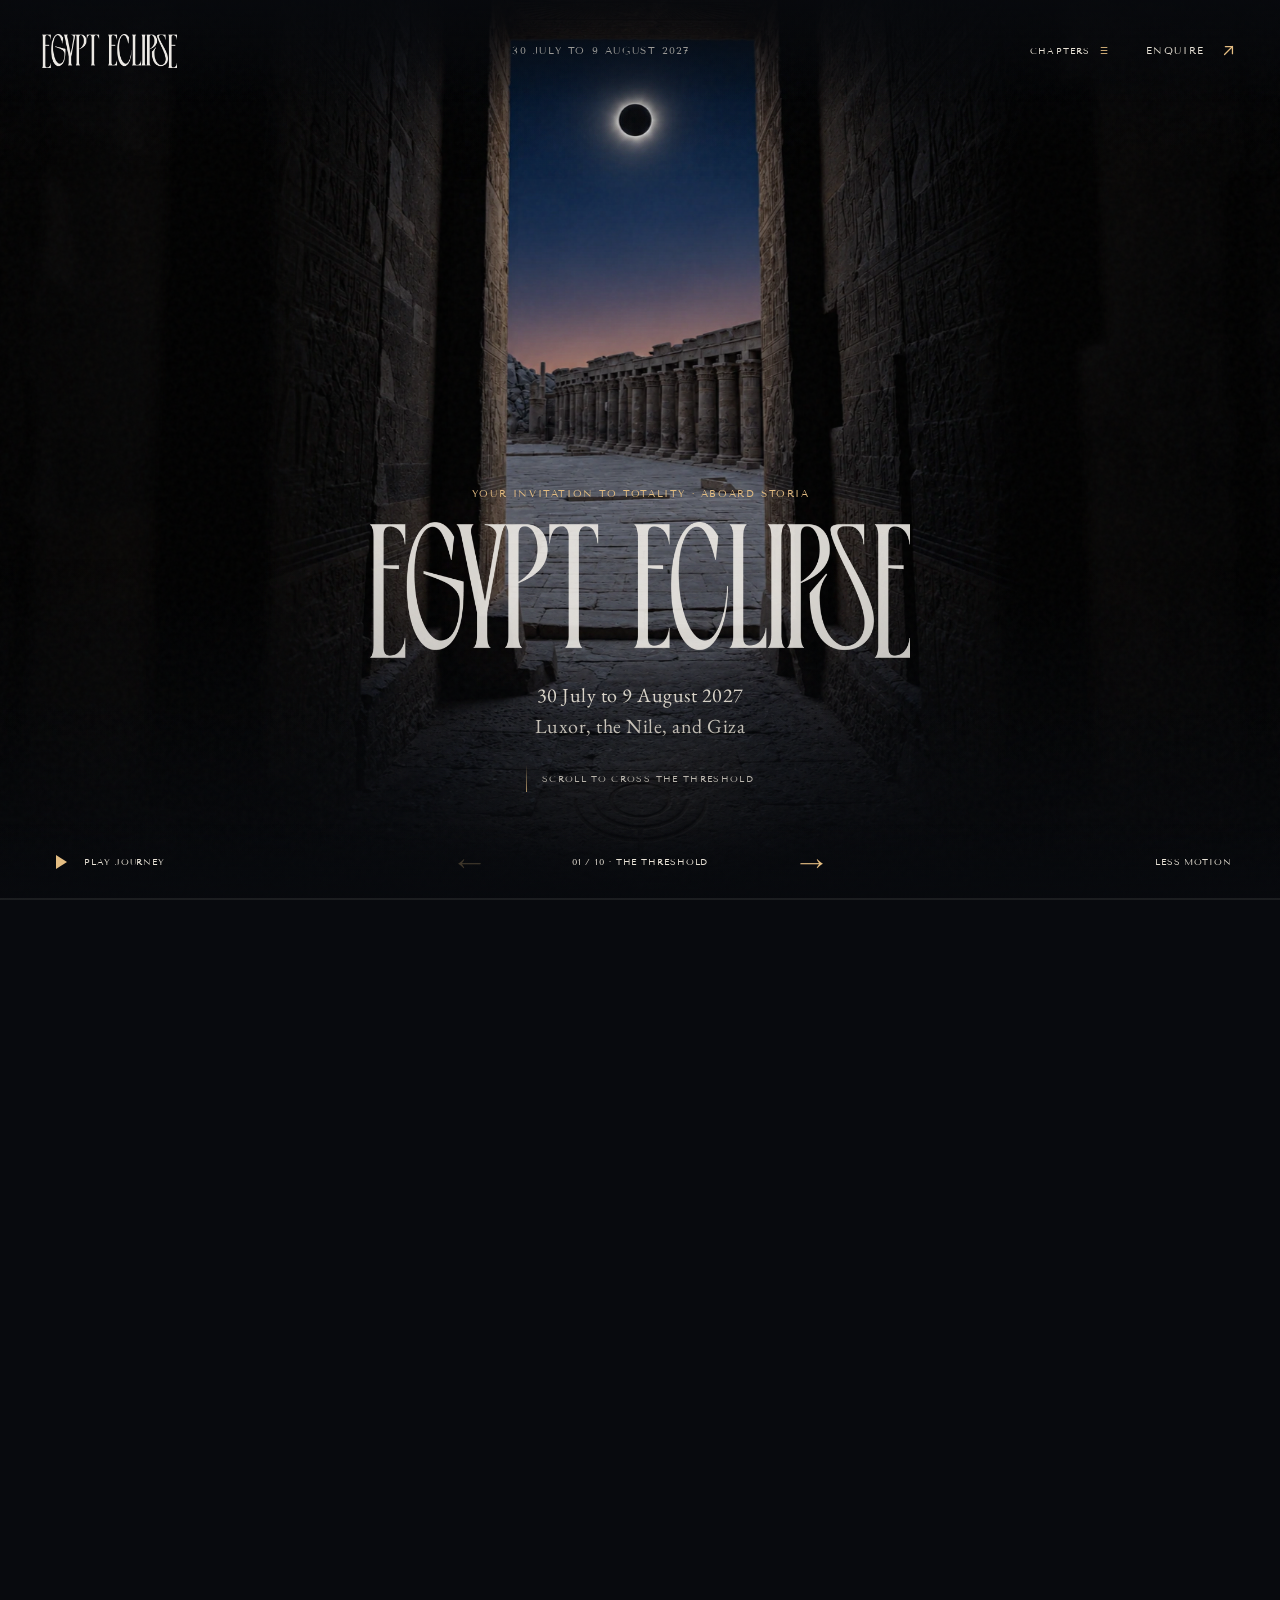
<file: yacht/index.html>
<!doctype html><html lang="en"><head><meta charset="utf-8"><meta name="viewport" content="width=device-width,initial-scale=1"><meta name="theme-color" content="#080a0e"><title>Egypt Eclipse aboard Storia | Your Invitation to Totality</title><link rel="stylesheet" href="/journey.css"><link rel="stylesheet" href="/continuation.css"><link rel="stylesheet" href="/immersive.css?v=20261015-package-pricing"><meta name="description" content="An intimate Nile journey aboard Storia. Six minutes of totality in Luxor, Eclipse Night and the Lion’s Gate Celebration in Giza. Egypt, 2027."><link rel="icon" href="/favicon.ico" sizes="any"><link rel="icon" type="image/png" href="/icon-192.png"><link rel="apple-touch-icon" href="/apple-touch-icon.png"><link rel="manifest" href="/site.webmanifest"><meta property="og:type" content="website"><meta property="og:title" content="Egypt Eclipse aboard Storia"><meta property="og:description" content="An intimate Nile journey aboard Storia. Six minutes of totality in Luxor, Eclipse Night and the Lion’s Gate Celebration in Giza. Egypt, 2027."><meta property="og:image:width" content="1200"><meta property="og:image:height" content="630"><meta property="og:image:alt" content="Egypt Eclipse: an eclipse through an ancient Egyptian threshold"><meta name="twitter:card" content="summary_large_image"><meta name="twitter:title" content="Egypt Eclipse aboard Storia"><meta name="twitter:description" content="An intimate Nile journey aboard Storia. Totality in Luxor, Eclipse Night and Lion’s Gate in Giza."><!-- Set this only after the secure contact endpoint is deployed. Never add private API keys here. -->

<style>
/* Celebrations: visible in the journey, featured in programme panels. */
.celebration-feature{border-left:2px solid #c9aa76;padding:14px 20px;background:#142623;color:#e8e2d5;margin:24px 0}
.celebration-feature .eyebrow{color:#c9aa76;margin:0 0 8px;font-size:12px;letter-spacing:.16em}
.celebration-feature h3{font-family:Instrument,serif;font-size:clamp(28px,3vw,44px);font-weight:400;line-height:1.05;margin:0 0 10px}
.celebration-feature p:last-child{font-size:20px;line-height:1.35;margin:0}
.chapter-scene .celebration-feature{background:rgba(12,25,24,.64);max-width:560px;margin:20px 0;padding:12px 18px}
.chapter-scene .celebration-feature h3{font-size:clamp(27px,2.6vw,40px)}
.chapter-scene .celebration-feature p:last-child{font-size:clamp(17px,1.5vw,21px)}
.chapter-scene[data-key="gathering"] h2,.chapter-scene[data-key="extension"] h2{font-size:clamp(42px,6vw,86px)}
@media(max-width:640px){.chapter-scene .celebration-feature{margin:14px 0;padding:10px 14px}.chapter-scene .celebration-feature p:last-child{display:none}.chapter-scene .celebration-feature h3{font-size:27px}.chapter-scene[data-key="gathering"] h2,.chapter-scene[data-key="extension"] h2{font-size:42px}.celebration-feature .eyebrow{font-size:10px}}
@media(max-height:720px) and (min-width:641px){.chapter-scene .celebration-feature{margin:10px 0}.chapter-scene .celebration-feature p:last-child{display:none}.chapter-scene[data-key="gathering"] h2,.chapter-scene[data-key="extension"] h2{font-size:56px}}
</style><style>@media(max-width:640px) and (max-height:740px){.chapter-scene[data-key="gathering"] .scene-copy h2,.chapter-scene[data-key="extension"] .scene-copy h2{font-size:34px;margin:10px 0}.chapter-scene[data-key="gathering"] .scene-description,.chapter-scene[data-key="extension"] .scene-description{font-size:18px;line-height:1.25}.chapter-scene .celebration-feature h3{font-size:23px;margin:0}.chapter-scene .celebration-feature{margin:10px 0}}</style><style>
/* Totality remains the centre of the invitation. */
.chapter-scene[data-key="gathering"] .landscape img{object-position:65% 50%}
.chapter-scene[data-key="gathering"] .landscape-shade{background:linear-gradient(90deg,#080d12dd, #080d1299 43%,#080d1211 80%)}
.chapter-scene[data-key="gathering"] .scene-copy h2{font-size:clamp(64px,8vw,116px);margin:18px 0}
.chapter-scene[data-key="gathering"] .celebration-feature{padding:10px 15px;margin:18px 0;background:rgba(12,25,24,.4)}
.chapter-scene[data-key="gathering"] .celebration-feature h3{font-size:27px}
.chapter-scene[data-key="gathering"] .celebration-feature p:last-child{display:none}
.totality-hero{position:relative;min-height:430px;background:#080d12;overflow:hidden}
.totality-hero>img{width:100%;height:500px;object-fit:cover;display:block;object-position:center}
.totality-hero>div{position:absolute;inset:0;display:flex;flex-direction:column;justify-content:end;padding:36px;background:linear-gradient(0deg,#080d12dd,transparent 80%);color:#e8e2d5}
.totality-hero h2{font-size:58px!important;line-height:1;margin:6px 0}.totality-hero strong{font:92px/1 Instrument,serif;font-weight:400}.totality-hero p{margin:8px 0;font-size:24px}.totality-hero .eyebrow{font:12px Tenor,sans-serif;letter-spacing:.16em;color:#c9aa76}
.celebration-photo{margin:30px 0 0}.celebration-photo img{display:block;width:100%;height:auto;aspect-ratio:16/9;object-fit:cover}.celebration-photo figcaption{font:11px/1.4 Tenor,sans-serif;letter-spacing:.04em;opacity:.7;margin:8px 0 0}
.celebration-photo+.celebration-feature{margin-top:16px}.totality-programme .ceremony{grid-template-columns:repeat(2,minmax(0,1fr))}
@media(max-width:640px){.chapter-scene[data-key="gathering"] .scene-copy h2{font-size:64px}.totality-hero{min-height:360px}.totality-hero>img{height:400px}.totality-hero>div{padding:24px}.totality-hero strong{font-size:74px}.totality-programme .ceremony{grid-template-columns:1fr}.celebration-photo img{aspect-ratio:4/3}}
@media(max-height:740px) and (max-width:640px){.chapter-scene[data-key="gathering"] .scene-copy h2{font-size:48px;margin:10px 0}}
</style><style>.detail-body .totality-hero>img{height:500px;max-height:none;width:100%;object-fit:cover}.detail-body .totality-hero .eyebrow,.detail-body .celebration-feature .eyebrow{color:#c9aa76}.detail-body .celebration-photo img{height:auto;max-height:none;width:100%;object-fit:cover}.totality-programme>.section{padding-top:30px}@media(max-width:640px){.detail-body .totality-hero>img{height:400px}.detail-body .celebration-photo img{aspect-ratio:4/3;height:auto}}</style><style>
/* Gathering: Totality first, night celebration second. */
.chapter-scene[data-key="gathering"] .scene-copy h2 em{display:block;font-size:.52em;line-height:1.2}
.chapter-scene[data-key="gathering"] .celebration-feature{border:0;border-top:1px solid #c9aa7666;background:none;padding:14px 0 0;margin-top:24px}
.chapter-scene[data-key="gathering"] .celebration-feature h3{font-size:23px}
.chapter-scene[data-key="gathering"] .celebration-feature .eyebrow{font-size:10px;margin-bottom:6px}
.restored-gathering-photos{display:grid;grid-template-columns:repeat(3,minmax(0,1fr));gap:12px;margin:26px 0}
.detail-body .restored-gathering-photos img{width:100%;height:220px;max-height:none;object-fit:cover}
@media(max-width:640px){.restored-gathering-photos{grid-template-columns:1fr;gap:14px}.detail-body .restored-gathering-photos img{height:auto;aspect-ratio:3/2}.chapter-scene[data-key="gathering"] .celebration-feature h3{font-size:21px}}
</style><style>
/* Chronological Gathering programme with photographs attached to each moment. */
.gathering-flow .programme-row{display:grid;grid-template-columns:1fr 1fr;gap:30px;align-items:center;margin:32px 0;padding:0}
.gathering-flow .programme-row figure{margin:0}
.detail-body .gathering-flow .programme-row img{display:block;width:100%;height:260px;max-height:none;object-fit:cover}
.gathering-flow .programme-row h3{font-size:38px;line-height:1.08;margin:10px 0 16px}
.gathering-flow .programme-row p{margin:0 0 12px}
.gathering-flow .programme-row figcaption{font:12px/1.4 sans-serif;color:#706c60;padding-top:8px}
.gathering-flow .totality-hero{margin:36px 0 0}
.detail-body .gathering-flow .totality-guests{display:block;width:100%;height:260px;max-height:none;object-fit:cover;margin:12px 0 36px}
.gathering-flow .night-row{border-top:1px solid #b49a6666;border-bottom:1px solid #b49a6666;padding:26px 0}
@media(max-width:640px){.gathering-flow .programme-row{grid-template-columns:1fr;gap:18px;margin:26px 0}.detail-body .gathering-flow .programme-row img{height:auto;aspect-ratio:3/2}.gathering-flow .programme-row h3{font-size:32px}.detail-body .gathering-flow .totality-guests{height:auto;aspect-ratio:3/2}}
</style><style>
/* Giza: daytime discoveries lead into the final-night celebration. */
.detail-body .extension-flow .giza-daylight{width:100%;height:350px;max-height:none;object-fit:cover;margin:24px 0}
.extension-flow .extension-highlights{display:grid;grid-template-columns:repeat(3,minmax(0,1fr));gap:24px;margin:0 0 32px}
.extension-flow .extension-highlights h3{font-size:29px;line-height:1.1;margin:0 0 12px}
.extension-flow .extension-highlights p{font-size:22px;line-height:1.35;margin:0}
.extension-flow .giza-finale{margin-top:30px;background:#142825;color:#ece5d5}
.extension-flow .giza-finale .celebration-feature{border:0;margin:0;padding:26px 30px 12px;background:none}
.extension-flow .giza-finale .celebration-feature h3{font-size:40px;margin:8px 0 12px}
.extension-flow .giza-finale .celebration-feature p{color:#ece5d5}
.extension-flow .giza-finale .celebration-feature .eyebrow{color:#c9aa76}
.extension-flow .giza-finale .celebration-photo{margin:0}
.extension-flow .giza-finale figcaption{padding:10px 20px;color:#c9c4b7}
@media(max-width:640px){.detail-body .extension-flow .giza-daylight{height:auto;aspect-ratio:4/3}.extension-flow .extension-highlights{grid-template-columns:1fr;gap:20px}.extension-flow .extension-highlights article{padding-bottom:18px;border-bottom:1px solid #b49a6644}.extension-flow .giza-finale .celebration-feature{padding:22px 20px 8px}.extension-flow .giza-finale .celebration-feature h3{font-size:32px}}
</style><style>
.chapter-scene[data-key="gathering"] .gathering-days{display:grid;grid-template-columns:.85fr 1.5fr .85fr;gap:20px;max-width:680px;border-top:1px solid #c9aa7666;padding-top:16px;margin:22px 0 18px}
.gathering-days span{display:block;color:#c9aa76;font:10px/1.4 sans-serif;letter-spacing:.15em;margin-bottom:7px}
.gathering-days strong{display:block;color:#ece5d5;font-family:inherit;font-size:22px;font-weight:400;line-height:1.15}
.detail-body .balloon-option{font-size:21px;color:#845329;border-top:1px solid #b49a6655;padding-top:14px;margin-top:18px}
@media(max-width:640px){.chapter-scene[data-key="gathering"] .gathering-days{gap:12px;margin:16px 0;padding-top:12px}.gathering-days strong{font-size:17px}.gathering-days span{font-size:9px;letter-spacing:.08em}}
</style><style>
.detail-body .extension-flow .visit-photo{display:block;width:100%;height:auto;max-height:none;aspect-ratio:4/3;object-fit:cover;margin:0 0 18px}.extension-flow .extension-highlights{margin-top:28px}.extension-flow .extension-highlights article:last-child .visit-photo{object-position:50% 70%}.location-photo-credits{font:11px/1.5 sans-serif;color:#726b5e;margin:10px 0 24px}.location-photo-credits summary{cursor:pointer}.location-photo-credits p{font:11px/1.5 sans-serif!important}.location-photo-credits a{color:inherit}
</style><style>
.detail-body .stays-luxor-map img{display:block;width:100%;height:auto;max-height:none;object-fit:contain;margin:20px 0 10px}.stays-luxor-map h3{font-size:36px;margin:8px 0}.stays-luxor-map{border-top:1px solid #b49a6655}
</style><meta property="og:image" content="https://invitation.egypt-eclipse.com/og-image.jpg"><meta name="twitter:image" content="https://invitation.egypt-eclipse.com/og-image.jpg"><style>.storia-local-host{grid-template-columns:1fr;max-width:760px}</style><style>
.detail-body .gathering-flow .totality-guests{object-position:50% 5%}.storia-detail{max-width:1100px;margin:auto}.storia-detail h2{max-width:850px;text-wrap:balance}.storia-photo{display:block;width:100%;max-height:540px;object-fit:cover;margin:28px 0}.storia-grid{display:grid;grid-template-columns:1fr 1fr;gap:36px;margin:36px 0}.storia-stats{display:grid;grid-template-columns:repeat(3,1fr);gap:20px;border-top:1px solid #bba982;border-bottom:1px solid #bba982;padding:24px 0;margin:32px 0}.storia-stats strong{display:block;font:52px/1.1 Instrument,Georgia,serif;color:#81512e}.storia-stats span{display:block;font-size:18px;margin-top:10px}.storia-editorial{display:grid;grid-template-columns:repeat(3,1fr);gap:26px}.storia-editorial .storia-photo{height:330px}.storia-editorial h3{font-size:32px}.storia-editorial p{font-size:23px}.storia-cta{display:inline-block;padding:16px 22px;background:#142623;color:#eee5d3;border:0;text-decoration:none;font:16px/1.4 Tenor,sans-serif;margin:20px 0;cursor:pointer}.detail-body .storia-cta,.detail-body a.storia-cta,.detail-body button.storia-cta{color:#eee5d3!important;background:#142623}.detail-body .storia-cta:hover{background:#244039;color:#fff!important}.detail-body .storia-cta:focus-visible{outline:2px solid #ad8850;outline-offset:4px}.storia-note{font-size:18px;line-height:1.4;color:#6e604f}.storia-lockup{font:14px Tenor,sans-serif;letter-spacing:.2em;color:#d1b478;margin-bottom:24px}.storia-night{margin:0}.storia-night figcaption{font-size:14px;color:#806b4f}.host-logo{height:70px;width:200px;object-fit:contain;object-position:left center}.storia-host{display:grid;grid-template-columns:130px 1fr;gap:28px;border-top:1px solid #baa98b;padding-top:30px}.storia-host>img{width:130px;height:160px;object-fit:cover}.chapter-scene[data-key="stays"] .scene-copy{left:6vw;right:auto;max-width:700px}.chapter-scene[data-key="stays"] .landscape img{object-position:50% 50%}.chapter-scene[data-key="stays"] .landscape-shade{background:linear-gradient(0deg,#070d12e6,transparent 90%),linear-gradient(90deg,#070d12a8,transparent 85%)}.chapter-scene[data-key="aboard"] .landscape img{object-position:50% 45%}.chapter-scene[data-key="night"] h2,.chapter-scene[data-key="aboard"] h2,.chapter-scene[data-key="stays"] h2{font-size:clamp(46px,5.7vw,82px);text-wrap:balance}.chapter-scene[data-key="team"] .landscape img{object-position:50% 38%}.opening .kicker{letter-spacing:.16em}.chapter-scene[data-key="night"] .landscape-shade{background:linear-gradient(90deg,#080b10c9,transparent),linear-gradient(0deg,#080b10cc,transparent 80%)}
@media(max-width:700px){.storia-grid,.storia-editorial{grid-template-columns:1fr}.storia-editorial .storia-photo{height:auto;max-height:420px}.storia-stats{gap:12px}.storia-stats strong{font-size:34px}.storia-stats span{font-size:14px}.storia-host{grid-template-columns:85px 1fr;gap:18px}.storia-host>img{width:85px;height:110px}.storia-detail h2{font-size:42px}.chapter-scene[data-key="stays"] .scene-copy{left:6vw;right:6vw}.chapter-scene[data-key="stays"] .landscape img{object-position:58% 40%}.chapter-scene[data-key="aboard"] .landscape img{object-position:55% 50%}.chapter-scene[data-key="stays"] h2,.chapter-scene[data-key="night"] h2,.chapter-scene[data-key="aboard"] h2{font-size:46px}.opening .kicker{font-size:10px;letter-spacing:.1em;max-width:300px;margin-left:auto;margin-right:auto}}
@media(max-height:740px) and (max-width:700px){.chapter-scene[data-key="stays"] h2,.chapter-scene[data-key="night"] h2,.chapter-scene[data-key="aboard"] h2{font-size:38px}.scene-description{font-size:19px}}
</style><link rel="canonical" href="https://invitation.egypt-eclipse.com/yacht/"><meta property="og:url" content="https://invitation.egypt-eclipse.com/yacht/"><meta property="og:image" content="https://invitation.egypt-eclipse.com/og-image.jpg"><meta name="twitter:image" content="https://invitation.egypt-eclipse.com/og-image.jpg"></head><body>
<header><a class="brand" href="#threshold" aria-label="Return to the threshold"><img src="/logo.png" alt="Egypt Eclipse"></a><span class="edition">30 July to 9 August 2027</span><div class="header-actions"><button class="chapters-toggle" aria-label="Open chapters">CHAPTERS <span>☰</span></button><a class="skip" href="#contact" data-contact="Storia">ENQUIRE <span><svg class="ico-arrow" viewBox="0 0 24 24" width="1em" height="1em" fill="none" stroke="currentColor" stroke-width="1.6" stroke-linecap="round" stroke-linejoin="round" aria-hidden="true" style="vertical-align:-0.1em"><line x1="7" y1="17" x2="17" y2="7"/><polyline points="8 7 17 7 17 16"/></svg></span></a></div></header>
<div class="world"><div class="film"><div class="screen">
<section class="scene threshold" aria-label="The threshold"><div class="wall-depth"></div><div class="portal-camera"><img class="portal-image" src="/threshold-motion.webp" alt="An imagined eclipse beyond an ancient Egyptian passageway"></div><div class="portal-shade"></div><div class="opening"><p class="kicker">Your invitation to totality · Aboard Storia</p><img class="wordmark" src="/logo.png" alt="Egypt Eclipse"><p class="dates">30 July to 9 August 2027<br>Luxor, the Nile, and Giza</p></div><div class="crossing"><p></p></div></section>
<section class="scene totality" aria-label="The moment"><div class="eclipse-photograph"><img src="/totality-eso.webp" alt="Total solar eclipse with fine coronal streamers and lunar surface detail"></div><div class="eclipse-shade"></div><div class="moment-copy"><p class="kicker">The moment</p><h1>A journey within Egypt<br><em>for Six Minutes of Totality</em></h1><p class="duration">6 minutes <span>23 seconds</span></p><button class="scene-action" data-panel="moment">The invitation <span><svg class="ico-arrow" viewBox="0 0 24 24" width="1em" height="1em" fill="none" stroke="currentColor" stroke-width="1.6" stroke-linecap="round" stroke-linejoin="round" aria-hidden="true" style="vertical-align:-0.1em"><line x1="7" y1="17" x2="17" y2="7"/><polyline points="8 7 17 7 17 16"/></svg></span></button></div></section>
<section class="scene nile" aria-label="Along the Nile"><div class="river-camera"><img src="media/storia-exterior.svg" alt="Storia sailing on the Nile"></div><div class="river-grade"></div><div class="river-light"></div><div class="nile-copy"><p class="kicker">The place</p><h2>Discover magic<br><em>along the Nile</em></h2><p>Sail between green shores and desert stone.<br>Step into temples that still hold their mysteries.</p></div><button class="pin aswan" data-place="aswan"><span class="pin-dot"></span><span class="pin-label">Aswan <i>The Nile aboard Storia</i></span></button><button class="pin luxor" data-place="luxor"><span class="pin-dot"></span><span class="pin-label">Luxor <i>The Gathering</i></span></button><div class="river-end"><p>The Nile. Totality. An extraordinary celebration.</p><a href="#stays">Continue the journey <span><svg class="ico-arrow-down" viewBox="0 0 24 24" width="1em" height="1em" fill="none" stroke="currentColor" stroke-width="1.6" stroke-linecap="round" stroke-linejoin="round" aria-hidden="true" style="vertical-align:-0.15em"><line x1="12" y1="5" x2="12" y2="19"/><polyline points="6 13 12 19 18 13"/></svg></span></a></div></section>
<div class="grain" aria-hidden="true"></div><div class="vignette" aria-hidden="true"></div>
<div class="scroll-cue"><span class="cue-line"></span><p>Scroll to cross the threshold</p></div>
</div></div>
<section class="chapter-scene side-right motion-sail" data-name="The Storia" data-key="stays" aria-label="The Storia" inert><div class="landscape"><img src="media/storia-pool.svg" alt="" loading="eager"></div><div class="landscape-shade"></div><div class="scene-copy"><p class="kicker">The Storia</p><h2>The Nile.<br><em>In exceptional company.</em></h2><p class="scene-description">Six luxury cabins. Two suites.<br>An intimate dahabeya on the Nile.</p><div class="scene-actions"><button class="scene-action" data-panel="stays">Step aboard Storia<span><svg class="ico-arrow" viewBox="0 0 24 24" width="1em" height="1em" fill="none" stroke="currentColor" stroke-width="1.6" stroke-linecap="round" stroke-linejoin="round" aria-hidden="true" style="vertical-align:-0.1em"><line x1="7" y1="17" x2="17" y2="7"/><polyline points="8 7 17 7 17 16"/></svg></span></button></div></div></section><section class="chapter-scene side-left motion-river" data-name="Life aboard" data-key="aboard" aria-label="Life aboard" inert><div class="landscape"><img src="media/storia-dining.svg" alt="" loading="eager"></div><div class="landscape-shade"></div><div class="scene-copy"><p class="kicker">Life aboard</p><h2>Slow mornings.<br><em>Golden evenings.</em></h2><p class="scene-description">A pool overlooking the Nile. Long lunches.<br>Dinner on the veranda as the river slips by.</p><div class="scene-actions"><button class="scene-action" data-panel="aboard">Discover life aboard ↗</button></div></div></section><section class="chapter-scene side-left motion-temple" data-name="The gathering" data-key="gathering" aria-label="The gathering" inert><div class="landscape"><img src="/hatshepsut-approach.jpg" alt="" loading="eager"></div><div class="landscape-shade"></div><div class="scene-copy"><p class="kicker">The gathering · Totality</p><h2>Totality<br><em>6 minutes. 23 seconds.</em></h2><p class="scene-description">2 August 2027 · Luxor’s West Bank.<br>A once-in-many-lifetimes event.</p><div class="gathering-days" aria-label="Three days in Luxor"><div><span>1 AUGUST</span><strong>Arrival &amp; Opening</strong></div><div><span>2 AUGUST</span><strong>Totality &amp; Eclipse Night</strong></div><div><span>3 AUGUST</span><strong>Integration &amp; Farewell</strong></div></div><div class="scene-actions"><button class="scene-action" data-panel="gathering">Explore the three days<span><svg class="ico-arrow" viewBox="0 0 24 24" width="1em" height="1em" fill="none" stroke="currentColor" stroke-width="1.6" stroke-linecap="round" stroke-linejoin="round" aria-hidden="true" style="vertical-align:-0.1em"><line x1="7" y1="17" x2="17" y2="7"/><polyline points="8 7 17 7 17 16"/></svg></span></button></div></div></section><section class="chapter-scene side-left motion-river" data-name="Eclipse Night" data-key="night" aria-label="Eclipse Night" inert><div class="landscape"><img src="media/storia-boho-night.svg" alt="" loading="eager"></div><div class="landscape-shade"></div><div class="scene-copy"><p class="kicker">Eclipse Night</p><h2>After the corona,<br><em>the celebration.</em></h2><p class="scene-description">2 August · Luxor’s West Bank<br>An Egyptian feast, music and celebration.</p><div class="scene-actions"><button class="scene-action" data-panel="night">Explore Eclipse Night ↗</button></div></div></section><section class="chapter-scene side-left motion-giza" data-name="The finale" data-key="extension" aria-label="The finale" inert><div class="landscape"><img src="/giza-plateau.webp" alt="" loading="eager"></div><div class="landscape-shade"></div><div class="scene-copy"><p class="kicker">The finale</p><h2>Giza by day.<br><em>Lion’s Gate by night.</em></h2><p class="scene-description">The Pyramids. The Sphinx. The Grand Egyptian Museum.<br>Then a shared final night on 8/8.</p><div class="celebration-feature"><p class="eyebrow">8 AUGUST · 8/8</p><h3>Lion’s Gate Celebration</h3><p>Music at the feet of the Sphinx. A shared final night.</p></div><div class="scene-actions"><button class="scene-action" data-panel="extension">Explore Giza & Lion’s Gate<span><svg class="ico-arrow" viewBox="0 0 24 24" width="1em" height="1em" fill="none" stroke="currentColor" stroke-width="1.6" stroke-linecap="round" stroke-linejoin="round" aria-hidden="true" style="vertical-align:-0.1em"><line x1="7" y1="17" x2="17" y2="7"/><polyline points="8 7 17 7 17 16"/></svg></span></button></div></div></section><section class="chapter-scene side-right motion-temple" data-name="The hosts" data-key="team" aria-label="The hosts" inert><div class="landscape"><img src="media/storia-temple.svg" alt="Ancient Egyptian temple columns" loading="eager"></div><div class="landscape-shade"></div><div class="scene-copy"><p class="kicker">The hosts</p><h2>Extraordinary places.<br><em>Local expertise.</em></h2><p class="scene-description">Produced by IMXP with ENEV Travel and guided by experienced voyagers.</p><div class="scene-actions"><button class="scene-action" data-panel="team">Meet your hosts<span><svg class="ico-arrow" viewBox="0 0 24 24" width="1em" height="1em" fill="none" stroke="currentColor" stroke-width="1.6" stroke-linecap="round" stroke-linejoin="round" aria-hidden="true" style="vertical-align:-0.1em"><line x1="7" y1="17" x2="17" y2="7"/><polyline points="8 7 17 7 17 16"/></svg></span></button></div></div></section><section class="chapter-scene side-center motion-portal" data-name="Your invitation" data-key="invitation" aria-label="Your invitation" inert><div class="landscape"><img src="/threshold-motion.webp" alt="" loading="eager"></div><div class="landscape-shade"></div><div class="scene-copy"><p class="kicker">Your invitation</p><p class="scene-description"></p><div class="scene-actions"></div></div><div class="final-invite"><p class="storia-lockup">ABOARD STORIA</p><img class="final-logo" src="/logo.png" alt="Egypt Eclipse"><a class="align-action" href="#contact" data-contact="Storia">ENQUIRE ABOUT STORIA <span><svg class="ico-arrow" viewBox="0 0 24 24" width="1em" height="1em" fill="none" stroke="currentColor" stroke-width="1.6" stroke-linecap="round" stroke-linejoin="round" aria-hidden="true" style="vertical-align:-0.1em"><line x1="7" y1="17" x2="17" y2="7"/><polyline points="8 7 17 7 17 16"/></svg></span></a><p class="final-dates">30 July to 9 August 2027<br>Luxor, the Nile, and Giza</p></div></section><div class="world-vignette"></div></div><div id="travel" aria-hidden="true"></div>
<footer class="cinema-controls"><div class="journey-line"><span></span></div><button class="cinema-play" aria-label="Play journey" aria-pressed="false"><svg class="ico-play" viewBox="0 0 24 24" width="1em" height="1em" fill="currentColor" aria-hidden="true" style="vertical-align:-0.1em"><path d="M8 5v14l11-7z"/></svg> <span>PLAY JOURNEY</span></button><nav aria-label="Journey controls"><button class="cinema-prev" aria-label="Previous scene">←</button><span class="cinema-current">01 / 10 · THE THRESHOLD</span><button class="cinema-next" aria-label="Next scene">→</button></nav><button class="cinema-motion" aria-pressed="false">LESS MOTION</button></footer>
<dialog class="chapters-dialog"><button class="chapters-close close-icon" aria-label="Close chapters">×</button><p class="kicker">EGYPT ECLIPSE · STORIA</p><button data-go="0"><span>01</span>The threshold</button><button data-go="1"><span>02</span>The moment</button><button data-go="2"><span>03</span>The place</button><button data-go="3"><span>04</span>The Storia</button><button data-go="4"><span>05</span>Life aboard</button><button data-go="5"><span>06</span>The gathering</button><button data-go="6"><span>07</span>Eclipse Night</button><button data-go="7"><span>08</span>The finale</button><button data-go="8"><span>09</span>The hosts</button><button data-go="9"><span>10</span>Your invitation</button></dialog>
<dialog class="detail-dialog" aria-labelledby="detail-name"><div class="detail-toolbar"><button class="detail-back" hidden aria-label="Back to previous details">← Back</button><p id="detail-name" class="detail-name">EXPLORE</p><div class="map-tools" hidden><button class="map-minus" aria-label="Zoom out">−</button><span class="map-scale">100%</span><button class="map-plus" aria-label="Zoom in">+</button></div><button class="detail-close close-icon" aria-label="Close details">×</button></div><div class="detail-body rest"></div></dialog><template id="detail-gathering"><section class="gathering green totality-programme gathering-flow"><div class="section"><p class="eyebrow">The gathering · 1–3 August</p><h2>A once-in-many-lifetimes event</h2><p class="gathering-intro">All Seekers gather on Luxor’s West Bank, 1–3 August.</p>
<article class="programme-row"><img src="media/storia-boho-opening.svg" alt="Gathering concept: opening ceremony" loading="lazy"><div><p class="eyebrow">1 August · Dusk</p><h3>Arrival &amp; Opening</h3><p>Candlelit ceremony for the new moon.</p></div></article>
<div class="totality-hero"><img src="/totality-eso.webp" alt="Photograph of the solar corona during a total solar eclipse" loading="lazy"><div><p class="eyebrow">2 AUGUST 2027 · LUXOR</p><h2>Totality</h2><strong>6m 23s</strong><p>Beneath the corona.</p></div></div>
<img class="totality-guests" src="media/storia-boho-eclipse-viewing.svg" alt="Gathering concept: eclipse viewing" loading="lazy">
<article class="programme-row night-row"><figure><img src="media/storia-boho-night.svg" alt="Imagined Eclipse Night celebration beneath Luxor’s cliffs" loading="lazy"></figure><div><p class="eyebrow">2 August · Eclipse Night</p><h3>The Eclipse Night Celebration</h3><p>An Egyptian feast, music and celebration on Luxor’s West Bank.</p></div></article>
<article class="programme-row"><img src="media/storia-boho-brunch.svg" alt="Gathering concept: a shared Egyptian meal" loading="lazy"><div><p class="eyebrow">3 August · Morning</p><h3>Integration &amp; Farewell</h3><p>A shared brunch, reflection and connection before the journey continues.</p><p class="balloon-option">Optional hot-air ballooning over Luxor.</p></div></article>
</div></section></template><template id="detail-extension"><section class="extension extension-flow"><div class="section"><p class="eyebrow">The extension · 6—9 August</p><h2>The journey continues <em>in Giza</em></h2><p class="lead">Three nights in Cairo and Giza, with a Lion’s Gate celebration at the feet of the Sphinx on 8 August.</p><div class="extension-highlights"><article><img class="visit-photo" src="/cairo-markets.webp" alt="Khan el-Khalili market in Cairo" loading="lazy"><h3>Cairo Markets</h3><p>Bazaars, local makers and the stories of Cairo.</p></article><article><img class="visit-photo" src="/grand-egyptian-museum.webp" alt="The Grand Egyptian Museum atrium" loading="lazy"><h3>Grand Egyptian Museum</h3><p>Ancient Egypt, extraordinary art and artefacts.</p></article><article><img class="visit-photo" src="/giza-pyramids-day.webp" alt="Panorama of the pyramids of Giza" loading="lazy"><h3>The Pyramids & Sphinx</h3><p>Five millennia of history on the Giza plateau.</p></article></div><details class="location-photo-credits"><summary>Photo credits</summary><p>Resized photographs; crops vary by screen. Cairo Markets: <a href="https://commons.wikimedia.org/wiki/File:The_Khan_el-Khalili_market_in_Cairo,_Egypt_(2743501345).jpg" target="_blank" rel="noopener">V Manninen</a>, <a href="https://creativecommons.org/licenses/by/2.0/">CC BY 2.0</a>. Museum: <a href="https://commons.wikimedia.org/wiki/File:Grand_Egyptian_Museum_Grand_Hall_(Atrium).jpg">Slyronit</a>, <a href="https://creativecommons.org/licenses/by-sa/4.0/">CC BY-SA 4.0</a>. Pyramids: <a href="https://commons.wikimedia.org/wiki/File:Giza_Pyramids_Panorama.jpg">Benjamin Inbar</a>, <a href="https://creativecommons.org/licenses/by-sa/4.0/">CC BY-SA 4.0</a>. Resized museum and pyramid images retain their respective CC BY-SA license.</p></details><div class="giza-finale"><div class="celebration-feature"><p class="eyebrow">8 AUGUST · 8/8</p><h3>Lion’s Gate Celebration</h3><p>Music at the feet of the Sphinx. A shared final night.</p></div><figure class="celebration-photo"><img src="media/storia-boho-giza.svg" alt="Lion’s Gate celebration concept with golden stage lighting, a crowd and the pyramids" loading="lazy"></figure></div></div></section></template><template id="detail-team"><section class="section storia-detail"><p class="eyebrow">The hosts</p><h2>Local knowledge.<br><em>A considered journey.</em></h2><p class="lead">Produced by IMXP with ENEV Travel and guided by experienced voyagers.</p><div class="storia-grid storia-local-host"><article><img class="host-logo" src="/close-enev.webp" alt="ENEV Travel"><h3>On the ground in Egypt</h3><p>An Egyptian travel specialist since 1999, bringing local knowledge to cruises, transport and temple experiences.</p></article></div><article class="storia-host"><img src="/team-joshua-barber.jpg" alt="Joshua Barber"><div><h3>Joshua Barber</h3><p class="eyebrow">Egypt Eclipse · Sales &amp; Project Director</p><p>More than a decade of travel in Egypt, with a longstanding connection to its temples, the Nile and its people.</p></div></article><p>Storia offers private guiding, Luxor and Aswan sightseeing and transfers. The sailing programme and event arrangements will be confirmed with your hosts.</p><a class="storia-cta" href="#contact" data-contact="Storia">Enquire about Storia ↗</a></section></template><template id="detail-stays"><section class="section storia-detail"><p class="eyebrow">The dahabeya</p><h2>Welcome aboard <em>Storia</em></h2><img class="storia-photo" src="media/storia-exterior.svg" alt="Storia sailing on the Nile" loading="lazy"><p class="lead">A 55-metre dahabeya with six luxury cabins and two suites. Intimate in scale, generous in space.</p><figure class="storia-night"><img class="storia-photo" src="media/storia-rooftop-dj.svg" alt="Concept: an intimate sunset DJ party on Storia’s upper deck"><figcaption>Onboard atmosphere concept</figcaption></figure><h3>Sunset on deck. Music on the Nile.</h3><p>An intimate rooftop party with the river all around you.</p><div class="storia-stats"><div><strong>6</strong><span>Luxury cabins · 28 m²</span></div><div><strong>60 m²</strong><span>Polaris Suite</span></div><div><strong>70 m²</strong><span>Moonlight Suite</span></div></div><img class="storia-photo" src="media/storia-suite.svg" alt="Storia suite overlooking the Nile" loading="lazy"><div class="storia-grid"><article><h3>Wake up on the water</h3><p>Egyptian cotton linens, ensuite bathrooms, espresso machines and a replenished minibar. Twice-daily housekeeping and turndown service.</p></article><article><h3>Space to unwind</h3><p>Indoor and outdoor lounges, a sun deck and plunge pool, spa and gym. Elevator access connects all three decks.</p></article></div><p class="storia-note">Cabin allocation, sailing dates and pricing will be confirmed for this invitation.</p><a class="storia-cta" href="#contact" data-contact="Storia">Enquire about Storia ↗</a></section></template>
<template id="detail-moment"><section class="section storia-detail"><p class="eyebrow">The moment</p><h2>A journey within Egypt <em>for Six Minutes of Totality</em></h2><p class="lead">The longest remaining totality of this century,<br>in Luxor, the ancient city of the sun.</p><p>An intimate Nile journey aboard Storia, the Eclipse Gathering on Luxor’s West Bank and a finale in Giza.</p><p>Ancient temples, exceptional hospitality and two unforgettable nights of celebration.</p><p>30 July–9 August 2027 · Egypt Eclipse journey window</p><a class="storia-cta" href="#contact" data-contact="Storia">Enquire about Storia ↗</a></section></template><dialog class="contact-dialog" aria-labelledby="contact-title"><button type="button" class="contact-close close-icon" aria-label="Close contact form">×</button><img class="contact-wordmark" src="/logo.png" alt="Egypt Eclipse"><p class="kicker">A place in the story</p><h2 id="contact-title">Let’s align.</h2><p class="contact-intro">Leave your email and Mitch will be in touch to help plan your Egypt Eclipse experience.</p><form method="POST" action="https://customerioforms.com/forms/submit_action?site_id=2e00b4e27d0a297d1376&amp;form_id=01m4y4qbj4ybgen2v3gkhnvp0j&amp;success_url=https%3A%2F%2Finvitation.egypt-eclipse.com%2Fyacht%2F%3Fenquiry%3Dreceived%23invitation" id="partnership-contact" name="Egypt Eclipse Storia Enquiry" aria-label="Egypt Eclipse Storia Enquiry"><label>Email address<input name="email" type="email" autocomplete="email" required maxlength="254" placeholder="you@company.com"></label><div class="contact-fields"><label>Name <span>(optional)</span><input name="name" autocomplete="name" maxlength="120"></label><label>Company <span>(optional)</span><input name="company" autocomplete="organization" maxlength="160"></label></div><input name="tier" type="hidden" value="Storia"><input name="source" type="hidden" value="egypt-eclipse-storia-invitation"><input name="contact_requested" type="hidden" value="true"><p class="contact-tier"></p><div class="contact-honey" aria-hidden="true"><label>Website<input name="website" tabindex="-1" autocomplete="off"></label></div><p class="contact-consent">By submitting, you’re asking the Egypt Eclipse team to contact you about your Egypt Eclipse enquiry.</p><button class="contact-submit" type="submit">Let’s align <span aria-hidden="true"><svg class="ico-arrow" viewBox="0 0 24 24" width="1em" height="1em" fill="none" stroke="currentColor" stroke-width="1.6" stroke-linecap="round" stroke-linejoin="round" aria-hidden="true" style="vertical-align:-0.1em"><line x1="7" y1="17" x2="17" y2="7"/><polyline points="8 7 17 7 17 16"/></svg></span></button><p class="contact-status" role="status" aria-live="polite"></p></form></dialog><noscript><p class="no-script">Please enable JavaScript to explore the cinematic invitation.</p></noscript><script>(()=>{'use strict';
const $=s=>document.querySelector(s),$$=s=>[...document.querySelectorAll(s)];
const film=$('.film'),threshold=$('.threshold'),portal=$('.portal-camera'),opening=$('.opening'),crossing=$('.crossing'),totality=$('.totality'),sun=$('.eclipse-photograph'),moment=$('.moment-copy'),nile=$('.nile'),river=$('.river-camera'),nileCopy=$('.nile-copy'),end=$('.river-end'),cue=$('.scroll-cue'),pins=$$('.pin');
const clamp=x=>Math.min(1,Math.max(0,x)),range=(p,a,b)=>clamp((p-a)/(b-a)),smooth=x=>x*x*(3-2*x),mix=(a,b,t)=>a+(b-a)*t;
const scenes=$$('.chapter-scene'),names=['The threshold','The moment','The place',...scenes.map(s=>s.dataset.name)],keys=['threshold','moment','place',...scenes.map(s=>s.dataset.key)];
const shots=scenes.map(s=>({el:s,camera:s.querySelector('.landscape'),copy:s.querySelector('.scene-copy'),extra:s.querySelector('.scene-detail'),vessel:s.querySelector('.vessel')}));
let geometry={},openingLength=1,span=1,limit=1,stops=[],current=0,playing=false,lastTime=0,raf=0,position=0,low=matchMedia('(prefers-reduced-motion: reduce)').matches;
function measure(){
 openingLength=innerHeight*5.2;span=innerHeight*1.65;limit=openingLength+span*(scenes.length-.5);
 $('#travel').style.height=(limit+innerHeight)+'px';
 stops=[0,openingLength*.47,openingLength*.88,...scenes.map((_,i)=>openingLength+span*(i+.24))];
 const w=portal.offsetWidth,h=portal.offsetHeight,photoWidth=innerWidth<701?innerWidth*1.65:Math.max(innerWidth,innerHeight*1.1);
 geometry={w,h,photoWidth,startX:innerWidth/2+w*(535/1086-.5),startY:portal.offsetTop+h*(188/1448),disc:w*44/1086,targetDisc:photoWidth*580/1920};
}
function visible(el,opacity){el.style.opacity=opacity;el.style.visibility=opacity<.001?'hidden':'visible'}
function paint(p){
 // Both photographs share one tracked lunar centre and apparent disc size.
 const travel=smooth(range(p,.025,.425));
 const pitch=smooth(range(p,.025,.29));
 const magnification=Math.exp(Math.log(geometry.targetDisc/geometry.disc)*travel);
 const cx=mix(geometry.startX,innerWidth*.5,pitch);
 const cy=mix(geometry.startY,innerHeight*.30,pitch);
 portal.style.transformOrigin=`${535/1086*100}% ${188/1448*100}%`;
 portal.style.transform=`translateX(-50%) translate(${cx-geometry.startX}px,${cy-geometry.startY}px) scale(${magnification})`;
 visible(threshold,1-smooth(range(p,.28,.405)));
 const logo=range(p,.03,.23);
 opening.style.transform=`translateY(${logo*100}px) scale(${1+logo*5.5})`;
 visible(opening,1-smooth(range(p,.085,.205)));
 visible(crossing,smooth(range(p,.15,.20))*(1-smooth(range(p,.265,.31))));
 visible(cue,1-range(p,0,.04));
 visible(totality,p>.23?1:0);
 const photograph=sun.querySelector('img');
 const matchedScale=geometry.disc*magnification/geometry.targetDisc;
 const continuation=mix(1,1.06,smooth(range(p,.425,.64)));
 sun.style.transform='none';
 photograph.style.width=`${geometry.photoWidth*matchedScale*continuation}px`;
 photograph.style.left=`${cx}px`;
 photograph.style.top=`${cy}px`;
 const copy=smooth(range(p,.425,.48))*(1-smooth(range(p,.585,.65)));
 visible(moment,copy);moment.style.transform=`translateY(${(1-smooth(range(p,.425,.48)))*25}px)`;
 const reveal=smooth(range(p,.61,.755));
 visible(nile,range(p,.61,.64));
 nile.style.clipPath=`circle(${reveal*150}% at 50% ${innerWidth<701?30:33}%)`;
 const riverP=range(p,.65,1);river.style.transform=`scale(${mix(1.17,1,riverP)}) translateX(${mix(2,-1,riverP)}%)`;
 const readable=smooth(range(p,.745,.81));visible(nileCopy,readable);nileCopy.style.transform=`translateY(${(1-readable)*30}px)`;
 const interactive=p>.8;nile.style.pointerEvents=interactive?'auto':'none';nile.inert=!interactive;
 pins.forEach((pin,i)=>{visible(pin,smooth(range(p,.805+i*.025,.855+i*.025)));pin.disabled=!interactive});
 const finish=smooth(range(p,.89,.96));visible(end,finish);end.style.transform=`translateY(${(1-finish)*25}px)`;
}
function render(){
 const y=scrollY,p=clamp(y/openingLength),r=(y-openingLength)/span;
 current=r>=-.02?Math.min(names.length-1,Math.floor(Math.max(0,r))+3):p<.34?0:p<.715?1:2;
 const openingOpacity=1-smooth(range(r,-.2,.15));visible(film,openingOpacity);film.inert=r>.02;threshold.inert=current!==0;totality.inert=current!==1;
 if(openingOpacity>0)paint(low?(current===0?0:current===1?.5:1):p);
 shots.forEach((s,i)=>{
  const t=r-i;
  const opacity=smooth(range(t,-.2,.13))*(i===shots.length-1?1:1-smooth(range(t,.8,1.13)));
  visible(s.el,opacity);s.el.inert=current!==i+3;
  if(opacity<.001)return;
  const u=smooth(range(t,-.2,1.13));let scale=1.16-u*.1,x=4-u*7,z=-1+u*2;
  if(s.el.classList.contains('motion-temple')){scale=1.02+u*.19;x=0;z=3-u*5}
  if(s.el.classList.contains('motion-columns')){scale=1+u*.28;x=-1+u*2;z=3-u*6}
  if(s.el.classList.contains('motion-giza')){scale=1.14;x=6-u*12;z=1-u*2}
  if(s.el.classList.contains('motion-space')){scale=1.03+u*.15;x=0;z=3-u*6}
  if(s.el.classList.contains('motion-portal')){scale=1.16-u*.16;x=0;z=0}
  s.camera.style.transform=low?'none':`translate3d(${x}%,${z}%,0) scale(${scale})`;
  const drift=low?0:(.5-u)*36;s.copy.style.translate=`0 ${drift}px`;
  if(s.extra)s.extra.style.translate=`0 ${-drift*.6}px`;
  if(s.vessel)s.vessel.style.transform=low?'none':`translateX(${(u-.5)*40}%) scale(${.85+u*.15})`;
 });
 $('.cinema-current').textContent=`${String(current+1).padStart(2,'0')} / ${names.length} · ${names[current]}`;
 $('.cinema-prev').disabled=current===0;$('.cinema-next').disabled=current===names.length-1;
 $('.journey-line span').style.width=(clamp(y/limit)*100)+'%';
}
function frame(time){
 if(playing){const delta=Math.min(64,lastTime?time-lastTime:16);position=Math.min(limit,position+delta*(scrollY<openingLength?openingLength/38000:span/13500));scrollTo({top:position,behavior:'instant'});if(position>=limit-1)pause()}
 render();lastTime=time;raf=0;if(playing)raf=requestAnimationFrame(frame);
}
function request(){if(!raf)raf=requestAnimationFrame(frame)}
function pause(){playing=false;$('.cinema-play').innerHTML='<svg class="ico-play" viewBox="0 0 24 24" width="1em" height="1em" fill="currentColor" aria-hidden="true" style="vertical-align:-0.1em"><path d="M8 5v14l11-7z"/></svg> <span>PLAY JOURNEY</span>';$('.cinema-play').setAttribute('aria-label','Play journey');$('.cinema-play').setAttribute('aria-pressed','false')}
$('.cinema-play').addEventListener('click',()=>{if(playing){pause();return}position=scrollY>=limit-2?0:scrollY;lastTime=performance.now();playing=true;$('.cinema-play').innerHTML='Ⅱ <span>PAUSE</span>';$('.cinema-play').setAttribute('aria-label','Pause journey');$('.cinema-play').setAttribute('aria-pressed','true');request()});
function go(index){pause();index=Math.min(names.length-1,Math.max(0,index));scrollTo({top:stops[index],behavior:low?'instant':'smooth'});history.replaceState(null,'','#'+keys[index])}
$('.cinema-prev').addEventListener('click',()=>go(current-1));$('.cinema-next').addEventListener('click',()=>go(current+1));
const chapterDialog=$('.chapters-dialog'),detail=$('.detail-dialog'),body=$('.detail-body');
let scrollBeforeDialog=0,lastFocus=null,mapZoom=1,pendingScene=null,panelHistory=[];
function lock(){pause();scrollBeforeDialog=scrollY;lastFocus=document.activeElement;document.body.style.overflow='hidden'}
function unlock(){document.body.style.overflow='';scrollTo({top:scrollBeforeDialog,behavior:'instant'});lastFocus?.focus({preventScroll:true});request()}
$('.chapters-toggle').addEventListener('click',()=>{lock();chapterDialog.showModal()});$('.chapters-close').addEventListener('click',()=>chapterDialog.close());chapterDialog.addEventListener('close',()=>{unlock();if(pendingScene!==null){const target=pendingScene;pendingScene=null;go(target)}});
chapterDialog.addEventListener('click',e=>{const link=e.target.closest('[data-go]');if(link){pendingScene=+link.dataset.go;chapterDialog.close()}else if(e.target===chapterDialog&&e.offsetX<0)chapterDialog.close()});
function openPanel(key,back=false){
 const template=$('#detail-'+key);if(!template)return;
 if(!detail.open){lock();panelHistory=[]}if(!back)panelHistory.push(key);$('.detail-back').hidden=panelHistory.length<2;
 body.replaceChildren(template.content.cloneNode(true));body.scrollTop=0;mapZoom=1;
 $('.detail-name').textContent=key==='map'?'The journey · map':key==='luxor-map'?'Around Luxor':key==='moment'?'The moment':names.find((_,i)=>i>=3&&scenes[i-3]?.dataset.key===key)||'Explore';
 $('.map-tools').hidden=true;$('.map-scale').textContent='100%';
 if(!detail.open)detail.showModal();
}
function zoom(change){mapZoom=Math.min(3,Math.max(1,mapZoom+change));body.querySelector('.explore-map').style.width=mapZoom*100+'%';$('.map-scale').textContent=Math.round(mapZoom*100)+'%'}
$('.map-plus').addEventListener('click',()=>zoom(.5));$('.map-minus').addEventListener('click',()=>zoom(-.5));
$('.detail-back').addEventListener('click',()=>{panelHistory.pop();openPanel(panelHistory.at(-1),true)});
$('.detail-close').addEventListener('click',()=>detail.close());detail.addEventListener('close',unlock);
detail.addEventListener('click',e=>{if(e.target===detail)detail.close()});
addEventListener('click',e=>{const panel=e.target.closest('[data-panel]');if(panel){openPanel(panel.dataset.panel);return}const anchor=e.target.closest('a[href^="#"]');if(anchor){const hash=anchor.getAttribute('href').slice(1),index=hash.startsWith('chapter-')?+hash.slice(8):keys.indexOf(hash);if(index>=0){e.preventDefault();go(index)}}});
pins.forEach(b=>b.addEventListener('click',()=>openPanel(b.dataset.place==='aswan'?'stays':'gathering')));
function motion(){document.body.dataset.lowMotion=String(low);$('.cinema-motion').textContent=low?'ENABLE MOTION':'LESS MOTION';$('.cinema-motion').setAttribute('aria-pressed',String(low));pause();request()}
$('.cinema-motion').addEventListener('click',()=>{low=!low;motion()});
['wheel','touchstart','pointerdown'].forEach(type=>addEventListener(type,e=>{if(playing&&!e.target.closest('.cinema-play'))pause()},{passive:true}));
addEventListener('keydown',e=>{if(detail.open||chapterDialog.open||document.querySelector('.contact-dialog')?.open)return;if(['ArrowDown','ArrowUp','PageDown','PageUp','Home','End',' '].includes(e.key))pause();if(e.key==='ArrowRight'){e.preventDefault();go(current+1)}if(e.key==='ArrowLeft'){e.preventDefault();go(current-1)}});
addEventListener('scroll',request,{passive:true});addEventListener('resize',()=>{const oldY=scrollY,oldOpening=openingLength,oldSpan=span;measure();const next=oldY<=oldOpening?oldY/oldOpening*openingLength:openingLength+(oldY-oldOpening)/oldSpan*span;scrollTo({top:next,behavior:'instant'});position=next;request()});addEventListener('visibilitychange',()=>{if(document.hidden)pause()});
function fromHash(){const key=location.hash.slice(1),index=key.startsWith('chapter-')?+key.slice(8):keys.indexOf(key);if(index>=0&&index<keys.length){scrollTo({top:stops[index],behavior:'instant'});request()}}
addEventListener('hashchange',fromHash);measure();motion();fromHash();render();

const contact=$('.contact-dialog'),contactForm=$('#partnership-contact'),contactStatus=$('.contact-status');
let contactTrigger=null,contactOwnLock=false,contactSending=false;
addEventListener('click',e=>{
 const trigger=e.target.closest('[data-contact]');if(!trigger)return;
 e.preventDefault();contactTrigger=trigger;contactOwnLock=!detail.open&&!chapterDialog.open;
 if(contactOwnLock)lock();else pause();
 contactForm.elements.tier.value=trigger.dataset.contact||'General';
 $('.contact-tier').textContent=contactForm.elements.tier.value==='General'?'':'Storia · Nile journey';
 contactForm.hidden=false;$('#contact-title').textContent='Let’s align.';$('.contact-intro').textContent='Leave your email and Mitch will be in touch to discuss the Storia journey, cabin options and availability.';contactStatus.textContent='';contact.showModal();contactForm.elements.email.focus();
});
$('.contact-close').addEventListener('click',()=>contact.close());
contact.addEventListener('close',()=>{if(contactOwnLock)unlock();contactTrigger?.focus({preventScroll:true})});
contact.addEventListener('click',e=>{if(e.target===contact){const r=contact.getBoundingClientRect();if(e.clientX<r.left||e.clientX>r.right||e.clientY<r.top||e.clientY>r.bottom)contact.close()}});
contactForm.addEventListener('submit',e=>{
 if(contactSending||!contactForm.reportValidity()||contactForm.elements.website.value){e.preventDefault();return;}
 contactSending=true;$('.contact-submit').disabled=true;contactStatus.textContent='Sending your request…';
});
addEventListener('pageshow',()=>{contactSending=false;$('.contact-submit').disabled=false;});
if(new URLSearchParams(location.search).get('enquiry')==='received'){
 contactOwnLock=true;lock();contact.showModal();contactForm.hidden=true;
 $('#contact-title').textContent='Thank you.';
 $('.contact-intro').textContent='Your enquiry has been received. Mitch will be in touch.';
 history.replaceState(null,'',location.pathname+location.hash);
}
})();
</script>
<template id="detail-aboard"><section class="section storia-detail"><p class="eyebrow">Life aboard</p><h2>From first light <em>to the last toast</em></h2><p class="lead">Time on the river is part of the experience.</p><div class="storia-editorial"><article><img class="storia-photo" src="media/storia-deck.svg" alt="Storia plunge pool and shaded deck" loading="lazy"><h3>Days on deck</h3><p>A dip in the plunge pool. Shade in the outdoor lounge. The Nile unfolding around you.</p></article><article><img class="storia-photo" src="media/storia-dining.svg" alt="Dining on Storia’s veranda beside the Nile" loading="lazy"><h3>Dinner on the veranda</h3><p>Seasonal dishes inspired by Egyptian and international cuisine, served in the dining room or outside on the river.</p></article><article><img class="storia-photo" src="media/storia-spa.svg" alt="Storia spa treatment room overlooking the river" loading="lazy"><h3>Room to reset</h3><p>A spa, gym and quiet spaces between temple visits and nights of celebration.</p></article></div><p>Sunset DJ sessions, long dinners and intimate celebrations on the Nile. The sailing programme will be curated with the hosts.</p><a class="storia-cta" href="#contact" data-contact="Storia">Enquire about Storia ↗</a></section></template><template id="detail-night"><section class="section storia-detail"><p class="eyebrow">2 August · Luxor’s West Bank</p><h2>The Eclipse Night <em>Celebration</em></h2><figure class="storia-night"><img class="storia-photo" src="media/storia-boho-night.svg" alt="Concept for the Eclipse Night celebration in Luxor"><figcaption>Celebration atmosphere concept</figcaption></figure><p class="lead">An Egyptian feast, music and celebration after a once-in-many-lifetimes moment.</p><p>From the stillness of totality to a night together on Luxor’s West Bank.</p><div class="storia-grid"><article><p class="eyebrow">The day</p><h3>6 minutes. 23 seconds.</h3><p>The corona above Luxor. A shared experience at the heart of the journey.</p></article><article><p class="eyebrow">The night</p><h3>Stay for the celebration</h3><p>Food, music and a gathering beneath the cliffs of the West Bank.</p></article></div><button class="storia-cta" data-panel="gathering">See the full Gathering ↗</button></section></template></body></html>
</file>
<file: journey.css>
@font-face{font-family:Instrument;src:url('instrument.ttf');font-display:swap}@font-face{font-family:Instrument;src:url('instrument-italic.ttf');font-style:italic;font-display:swap}@font-face{font-family:Garamond;src:url('garamond.ttf');font-display:swap}@font-face{font-family:Tenor;src:url('tenor.ttf');font-display:swap}
:root{--ink:#080a0e;--stone:#e8e2d6;--gold:#e4bd82;--p:0}*{box-sizing:border-box}html{background:var(--ink)}body{margin:0;background:var(--ink);color:var(--stone);font-family:Garamond,Georgia,serif}button,a{-webkit-tap-highlight-color:transparent}button{font:inherit;color:inherit;background:none;border:0;cursor:pointer}a{color:inherit;text-decoration:none}button:focus-visible,a:focus-visible{outline:1px solid var(--gold);outline-offset:7px}p,h1,h2{margin:0}header{position:fixed;top:0;left:0;right:0;z-index:12;padding:29px 3.3vw;display:flex;justify-content:space-between;align-items:center;background:linear-gradient(#080a0e99,transparent);gap:22px}.brand img{width:135px;filter:brightness(0) invert(90%) sepia(8%)}.edition,.skip,.kicker{font:10px/1.6 Tenor,Arial,sans-serif;letter-spacing:.16em;text-transform:uppercase}.edition{color:#e8e2d6a8}.skip span{color:var(--gold);margin-left:14px;font-size:19px}.skip:hover{color:var(--gold)}.film{height:620vh;height:620svh}.screen{position:sticky;top:0;height:100vh;height:100svh;overflow:hidden;background:var(--ink);isolation:isolate}.scene{position:absolute;inset:0;overflow:hidden}.threshold{z-index:3;will-change:opacity}.wall-depth{position:absolute;inset:-15%;background:url('threshold-motion.webp') center 42%/cover;filter:brightness(.22) blur(5px);transform:scale(1.1)}.portal-camera{position:absolute;height:118%;aspect-ratio:1086/1448;left:50%;top:-2%;transform:translateX(-50%);transform-origin:50% 38%;will-change:transform;mask-image:linear-gradient(90deg,transparent,black 10%,black 90%,transparent)}.portal-image{height:100%;width:100%;object-fit:cover}.portal-shade{position:absolute;inset:0;background:linear-gradient(0deg,#080a0ef0,transparent 38%,transparent 80%,#080a0e44)}.opening{position:absolute;top:63%;left:0;width:100%;text-align:center;transform-origin:50% 25%;will-change:transform,opacity}.wordmark{display:block;width:min(54vw,670px);height:auto;margin:20px auto 22px;filter:brightness(0) invert(91%) sepia(10%);opacity:.9}.kicker{color:var(--gold)}.dates{font-size:20px;line-height:1.55;letter-spacing:.025em}.crossing{position:absolute;left:0;right:0;bottom:20%;text-align:center;opacity:0}.crossing p{font:clamp(30px,3.2vw,48px) Instrument,serif;text-shadow:0 3px 25px #000}.crossing em{color:var(--gold)}.totality{z-index:2;background:#090e1a;opacity:0}.cosmic-sky{position:absolute;inset:0;background:radial-gradient(ellipse at 50% 36%,#303c58 0,#182139 30%,#0d1529 63%,#1c2432 82%,#907278 99%)}.stars{position:absolute;inset:0;opacity:.5;background-image:radial-gradient(circle at 17% 24%,#c5d1ef 0 1px,transparent 1.5px),radial-gradient(circle at 75% 19%,#e8e2d6 0 1.2px,transparent 2px),radial-gradient(circle at 66% 53%,#fff 0 .6px,transparent 1px),radial-gradient(circle at 33% 41%,#fff 0 .8px,transparent 1.2px)}.sun{position:absolute;top:33%;left:50%;width:100px;height:100px;transform:translate(-50%,-50%);isolation:isolate}.moon{position:absolute;inset:0;border-radius:50%;background:#030509;box-shadow:0 0 3px 1px #fff,0 0 12px 3px #e6e7e7e0,0 0 38px 10px #e4e9ff66}.corona{position:absolute;inset:-60%;border-radius:50%;background:radial-gradient(ellipse at center,transparent 25%,#eef2ff88 34%,#e9eeff33 43%,transparent 70%);filter:blur(6px);transform:scaleX(1.35) rotate(-20deg);animation:corona 8s ease-in-out infinite alternate}.corona-two{transform:scaleY(1.35) rotate(24deg);opacity:.45;animation-delay:-4s}.horizon{position:absolute;bottom:0;left:-10%;right:-10%;height:15%;background:radial-gradient(ellipse at 50% 100%,#edb89077,transparent 70%);filter:blur(25px)}.moment-copy{position:absolute;top:54%;left:20px;right:20px;text-align:center;opacity:0;will-change:transform,opacity}.moment-copy h1{font:clamp(45px,5.5vw,83px)/1.02 Instrument,serif;letter-spacing:-.015em;margin:24px 0}.moment-copy h1 em{color:#ddc9b4}.duration{font-size:21px}.duration span{color:#b7b9c3;margin-left:8px}.nile{z-index:4;opacity:0;pointer-events:none;background:#243b32;clip-path:circle(0% at 50% 33%)}.river-camera{position:absolute;inset:-6%;will-change:transform}.river-camera img{width:100%;height:100%;object-fit:cover;object-position:50% 55%}.river-grade{position:absolute;inset:0;background:linear-gradient(90deg,#061913aa,transparent 70%),linear-gradient(0deg,#080a0ed9,transparent 42%,#151a1144);}.river-light{position:absolute;inset:0;background:linear-gradient(115deg,transparent 25%,#edd4a111 45%,transparent 60%);mix-blend-mode:screen;pointer-events:none}.nile-copy{position:absolute;left:7%;top:23%;text-shadow:0 2px 30px #03100a77;will-change:transform,opacity}.nile-copy h2{font:clamp(44px,5.7vw,86px)/1.02 Instrument,serif;margin:22px 0;letter-spacing:-.02em}.nile-copy h2 em{color:#f0dcc0}.nile-copy>p:last-child{font-size:24px;line-height:1.4}.pin{position:absolute;display:flex;align-items:center;gap:14px;text-align:left;padding:14px;z-index:2;opacity:0;transition:background .2s;border-radius:3px;text-shadow:0 2px 10px #000}.pin:hover{background:#101a1780}.aswan{left:45%;top:65%}.luxor{left:74%;top:41%}.pin-dot{display:block;height:11px;width:11px;background:var(--stone);border-radius:50%;box-shadow:0 0 0 6px #e4bd8222,0 0 0 7px #e4bd8288;flex-shrink:0}.pin-label{font:29px Instrument,serif}.pin-label i{display:block;font:9px/2 Tenor,sans-serif;text-transform:uppercase;letter-spacing:.1em;color:var(--gold);font-style:normal}.river-end{position:absolute;left:7%;bottom:14%;opacity:0;will-change:opacity,transform}.river-end p{font:32px Instrument,serif;margin-bottom:15px}.river-end a{font:10px Tenor,sans-serif;text-transform:uppercase;letter-spacing:.13em;border-bottom:1px solid #e4bd8288;padding-bottom:12px;display:inline-block}.river-end a span{margin-left:25px;color:var(--gold);font-size:19px}.vignette{position:absolute;inset:0;z-index:5;background:radial-gradient(ellipse at 50% 40%,transparent 35%,#0006 100%);pointer-events:none}.grain{position:absolute;inset:0;z-index:6;opacity:.035;background-image:url("data:image/svg+xml,%3Csvg viewBox='0 0 180 180' xmlns='http://www.w3.org/2000/svg'%3E%3Cfilter id='n'%3E%3CfeTurbulence type='fractalNoise' baseFrequency='.92' numOctaves='3' stitchTiles='stitch'/%3E%3C/filter%3E%3Cpath fill='white' filter='url(%23n)' d='M0 0h180v180H0z'/%3E%3C/svg%3E");pointer-events:none}.scroll-cue{position:absolute;z-index:8;bottom:12%;left:0;right:0;display:flex;align-items:center;justify-content:center;gap:15px;pointer-events:none}.scroll-cue p{font:9px Tenor,sans-serif;letter-spacing:.15em;text-transform:uppercase}.cue-line{width:1px;height:27px;background:linear-gradient(transparent,var(--gold));animation:breathe 2.4s infinite}.controls{position:fixed;bottom:0;left:0;right:0;z-index:15;display:flex;justify-content:space-between;align-items:center;padding:23px 3.3vw calc(23px + env(safe-area-inset-bottom));gap:25px;background:linear-gradient(transparent,#080a0ea8)}.controls button{min-height:40px}.play{display:flex;gap:10px;align-items:center;font:9px Tenor,sans-serif;text-transform:uppercase;letter-spacing:.1em;min-width:130px}.play-icon{font:23px Georgia,serif;color:var(--gold);width:20px}.chapters{display:flex;align-items:center;gap:17px}.chapters button{display:flex;align-items:center;gap:10px;color:#e8e2d677;font:10px Tenor,sans-serif;letter-spacing:.1em}.chapters button.active{color:var(--stone)}.chapters button span{color:var(--gold);font-size:9px}.chapters i{font-style:normal;text-transform:uppercase}.track{width:44px;height:1px;background:#e8e2d633;display:block}.track>span{display:block;height:1px;width:0;background:var(--gold)}.motion{font:9px Tenor,sans-serif;text-transform:uppercase;letter-spacing:.1em;color:#e8e2d6aa;min-width:130px;text-align:right}.location-panel{position:fixed;right:25px;top:100px;bottom:105px;width:min(430px,calc(100% - 48px));z-index:30;background:var(--stone);color:var(--ink);overflow:auto;box-shadow:0 10px 90px #0009}.location-panel[hidden],.panel-backdrop[hidden]{display:none}.close-panel{position:absolute;right:12px;top:9px;border-radius:50%;height:40px;width:40px;background:var(--ink);color:var(--stone);font-size:29px;z-index:1}.location-panel>img{width:100%;height:40%;object-fit:cover;display:block}.panel-copy{padding:28px 32px 36px}.panel-copy .kicker{color:#80502c;font-size:9px}.panel-copy h2{font:43px Instrument,serif;margin:14px 0}.panel-copy>p:not(.kicker){font-size:23px;line-height:1.35}.panel-copy a{display:inline-block;font:10px Tenor,sans-serif;text-transform:uppercase;letter-spacing:.07em;border-bottom:1px solid #80502c;margin-top:25px;padding-bottom:10px}.panel-backdrop{position:fixed;inset:0;background:#080a0e55;z-index:25;backdrop-filter:blur(5px)}.no-script{position:fixed;inset:0;z-index:100;background:var(--ink);padding:30vh 25px;text-align:center;font-size:30px}.no-script a{display:block;margin-top:30px;font-size:22px}
@keyframes corona{to{opacity:.6;transform:scaleX(1.45) rotate(-16deg)}}@keyframes breathe{50%{opacity:.35;transform:translateY(5px)}}
@media(max-width:700px){header{padding:20px}.brand img{width:102px}.edition{display:none}.skip{font-size:8px;letter-spacing:.07em}.skip span{margin-left:8px}.portal-camera{height:106%;top:0}.opening{top:64%}.wordmark{width:83vw;margin:15px auto 18px}.opening .kicker{font-size:8px;letter-spacing:.15em}.dates{font-size:17px}.scroll-cue{bottom:15%;gap:10px}.scroll-cue p{font-size:8px}.scroll-cue .cue-line{height:20px}.controls{padding:15px 17px calc(15px + env(safe-area-inset-bottom));gap:10px;flex-wrap:wrap}.chapters{gap:10px;order:0;flex:1;justify-content:center;width:100%}.chapters button{font-size:8px;gap:5px;min-height:28px}.chapters button span{font-size:8px}.track{width:17px}.play,.motion{order:1;min-width:0;font-size:8px;min-height:30px!important}.play{margin-right:auto}.motion{margin-left:auto}.sun{width:68px;height:68px;top:30%}.moment-copy{top:50%}.moment-copy .kicker{font-size:8px;letter-spacing:.11em}.moment-copy h1{font-size:49px;margin:22px 0}.duration{font-size:19px}.nile{clip-path:circle(0% at 50% 30%)}.river-camera img{object-position:47% 50%}.river-grade{background:linear-gradient(0deg,#080a0eee,transparent 48%,#05130d88)}.nile-copy{left:25px;right:20px;top:16%}.nile-copy h2{font-size:49px;margin:16px 0}.nile-copy>p:last-child{font-size:20px}.kicker{font-size:9px}.aswan{left:12%;top:56%}.luxor{left:55%;top:45%}.pin-label{font-size:26px}.pin-label i{font-size:7px}.pin{gap:12px;padding:12px}.river-end{left:25px;right:25px;bottom:17%}.river-end p{font-size:28px;margin-bottom:14px}.river-end a{font-size:8px;letter-spacing:.1em}.river-end a span{margin-left:15px}.location-panel{top:80px;bottom:105px;right:20px;width:calc(100% - 40px)}.location-panel>img{height:34%}.panel-copy{padding:22px 25px}.panel-copy h2{font-size:38px}.panel-copy>p:not(.kicker){font-size:21px}.crossing p{font-size:31px}.crossing{bottom:24%}}
body.reduced .film{height:auto}body.reduced .screen{position:relative;height:auto;overflow:visible}body.reduced .scene{position:relative;inset:auto;height:100svh;opacity:1!important;clip-path:none!important;pointer-events:auto!important}body.reduced .scene *{animation:none!important}body.reduced .portal-camera{transform:translateX(-50%)!important}body.reduced .opening,body.reduced .moment-copy,body.reduced .nile-copy,body.reduced .river-end{opacity:1!important;transform:none!important}body.reduced .pin{opacity:1!important}body.reduced .river-camera{transform:none!important}body.reduced .crossing,body.reduced .scroll-cue,body.reduced .grain,body.reduced .vignette{display:none}body.reduced .play{visibility:hidden}body.reduced .sun{transform:translate(-50%,-50%)!important}
.opening{top:54%}.wordmark{width:min(52vw,60vh,620px)}
@media(max-width:700px){.opening{top:58%}.wordmark{width:83vw}.dates{font-size:17px}}
@media(max-height:700px) and (min-width:701px){.opening{top:51%}.wordmark{margin-top:12px;margin-bottom:12px}.dates{font-size:16px}.scroll-cue{bottom:14%}}
@media(max-height:700px) and (max-width:700px){.opening{top:51%}.wordmark{width:70vw;margin:12px auto}.dates{font-size:15px}.moment-copy h1{font-size:40px}.scroll-cue{bottom:18%}}
body.reduced .scene,body.reduced .opening,body.reduced .moment-copy,body.reduced .nile-copy,body.reduced .river-end,body.reduced .pin{visibility:visible!important}
/* Approved deck wording, sized for the longer original headline. */
.moment-copy h1{font-size:clamp(42px,5.2vw,76px)}.nile-copy>p:last-child{max-width:530px}
@media(max-width:700px){.moment-copy{top:48%}.moment-copy h1{font-size:42px;line-height:1.06}.nile-copy h2{font-size:46px}.nile-copy>p:last-child{font-size:19px;line-height:1.35;max-width:320px}.luxor{top:54%;left:55%}.aswan{top:65%;left:10%}.panel-copy h2{font-size:34px}}
@media(max-height:700px) and (max-width:700px){.moment-copy{top:43%}.moment-copy h1{font-size:34px}.nile-copy{top:13%}.nile-copy h2{font-size:38px}.nile-copy>p:last-child{font-size:17px}.nile-copy .kicker{font-size:8px}.pin-label{font-size:23px}.river-end p{font-size:23px}.river-end{bottom:18%}}
/* User-selected photographic totality; preserve the actual corona. */
.eclipse-photograph{position:absolute;inset:0;transform-origin:50% 32%;will-change:transform;background:#10151b}
.eclipse-photograph img{width:100%;height:100%;object-fit:cover;object-position:50% 78%;display:block}
.eclipse-shade{position:absolute;inset:0;background:linear-gradient(0deg,#080a0ef5 0%,#080a0edb 16%,#080a0e66 33%,transparent 59%,#080a0e22 100%);pointer-events:none}
.totality .moment-copy{top:auto;bottom:15%}.totality .moment-copy h1{font-size:clamp(40px,4.4vw,64px);margin:18px 0}.totality .duration{font-size:19px}
body.reduced .eclipse-photograph{transform:none!important}
@media(max-width:700px){.eclipse-photograph{inset:0 -28% 19%}.eclipse-photograph img{object-position:50% 68%}.eclipse-shade{background:linear-gradient(0deg,#080a0e 0%,#080a0ef5 17%,#080a0e88 33%,transparent 58%)}.totality .moment-copy{top:auto;bottom:18%;left:22px;right:22px}.totality .moment-copy h1{font-size:39px;margin:17px 0}.totality .moment-copy .kicker{font-size:9px}}
@media(max-height:700px) and (max-width:700px){.totality .moment-copy h1{font-size:32px}.totality .moment-copy{bottom:19%}.totality .duration{font-size:16px}}
.eclipse-photograph{inset:0}.eclipse-photograph img{position:absolute;width:max(100vw,110vh);height:auto;max-width:none;left:50%;top:30%;transform:translate(-50%,-49%);object-fit:initial;mask-image:linear-gradient(transparent,black 10%,black 82%,transparent)}
@media(max-width:700px){.eclipse-photograph{inset:0}.eclipse-photograph img{width:165vw;top:30%;height:auto}}
/* Track the lunar centre through the doorway into the photographic close-up. */
.eclipse-photograph img{transform:translate(-49.6%,-49.3%)}
body.reduced .eclipse-photograph img{width:max(100vw,110vh)!important;left:50%!important;top:30%!important}
@media(max-width:700px){body.reduced .eclipse-photograph img{width:165vw!important}}
</file>
<file: continuation.css>
.rest *{box-sizing:border-box}.rest{scroll-behavior:smooth;scroll-padding-top:88px}.rest{margin:0;background:var(--stone);color:var(--ink);font-family:Garamond,Georgia,serif;font-size:21px;line-height:1.42}.rest h1,.rest h2,.rest h3,.rest p,.rest figure{margin:0}.rest h1,.rest h2,.rest h3{font-family:Instrument,Georgia,serif;font-weight:400;line-height:1.04;letter-spacing:-.025em}.rest h1{font-size:clamp(62px,6.1vw,98px)}.rest h2{font-size:clamp(48px,5.1vw,78px)}.rest h3{font-size:34px}.rest p+p{margin-top:12px}.rest em{font-weight:400}.rest a{color:inherit;text-decoration:none}.rest a:hover{text-decoration:underline;text-underline-offset:5px}.rest img{display:block;width:100%;height:auto}.rest button,.rest summary,.rest a{-webkit-tap-highlight-color:transparent}.rest :focus-visible{outline:2px solid var(--bronze);outline-offset:6px}.rest .dark :focus-visible,.rest .green :focus-visible{outline-color:var(--gold)}.rest .skip{position:fixed;top:-80px;left:15px;z-index:100;background:var(--stone);padding:12px}.rest .skip:focus{top:10px}.rest .eyebrow{font:12px/1.6 Tenor,Arial,sans-serif;text-transform:uppercase;letter-spacing:.15em;color:var(--bronze)}.rest .eyebrow+h2{margin-top:22px}.rest .section{padding:100px max(6vw,24px);max-width:1480px;margin:auto}.rest .lead{font-size:clamp(25px,2.2vw,32px);line-height:1.32;max-width:780px}.rest .section-heading>p:last-child{margin-top:22px}.rest .dark{background:var(--ink);color:var(--stone)}.rest .green{background:var(--green);color:var(--stone)}.rest .dark .eyebrow,.rest .green .eyebrow{color:var(--gold)}.rest .text-link{display:inline-flex;align-items:center;gap:26px;font:12px/1.5 Tenor,sans-serif;letter-spacing:.1em;text-transform:uppercase;padding:15px 0;border-bottom:1px solid currentColor}.rest .text-link span{font-size:25px;color:var(--gold)}.rest .nav{position:absolute;top:0;left:0;width:100%;z-index:20;color:var(--stone);padding:26px 5vw;display:flex;align-items:center;justify-content:space-between;gap:25px}.rest .nav-brand{width:145px;flex-shrink:0}.rest .nav-brand img{filter:brightness(0) invert(91%) sepia(8%) saturate(276%)}.rest .nav nav{display:flex;gap:30px;align-items:center;font:11px Tenor,sans-serif;text-transform:uppercase;letter-spacing:.08em}.rest .nav-contact{color:var(--gold)}.rest .nav-contact span{margin-left:10px}.rest .hero{display:grid;grid-template-columns:1fr 1fr;align-items:center;min-height:850px;padding:45px 5vw 0;overflow:hidden}.rest .hero-copy{padding:60px 0 60px 1vw;z-index:1}.rest .hero-copy h1{margin:30px 0}.rest .hero-copy em{color:var(--gold)}.rest .hero-intro{font-size:28px;line-height:1.4;margin-bottom:30px}.rest .hero-art{max-width:660px;width:100%;justify-self:center}.rest .hero-art img{width:100%;}.rest .hero-dates{position:relative;margin-top:-13%;padding-bottom:6%;text-align:center;font-size:20px}.rest .hero-dates p+p{margin-top:2px}.rest .moment{padding-top:115px;padding-bottom:115px}.rest .moment h2{max-width:1000px}.rest .moment-bottom{display:grid;grid-template-columns:1.5fr 1fr;gap:80px;align-items:center;margin-top:55px}.rest .totality{border-left:1px solid var(--line);padding-left:60px}.rest .totality strong{font:76px Instrument,serif;white-space:nowrap}.rest .totality strong span{font-size:34px;color:var(--bronze)}.rest .place{padding-bottom:40px}.rest .place-head{padding-top:20px;padding-bottom:55px;display:grid;grid-template-columns:1fr 1fr;gap:20px 60px}.rest .place-head>.eyebrow{grid-column:1/-1}.rest .place-head>h2{margin:0}.rest .place-head>p:last-child{align-self:end;font-size:26px}.rest .photo-story{display:grid;grid-template-columns:1.1fr .9fr;grid-template-rows:1fr .5fr;gap:24px;max-width:1480px;padding:0 6vw;margin:auto}.rest .photo-story .wide{grid-column:1;grid-row:1}.rest .photo-story .tall{grid-column:2;grid-row:1/3}.rest .photo-story .small{grid-column:1;grid-row:2}.rest .photo-story img{height:100%;object-fit:cover}.rest .photo-story figure{position:relative;min-height:200px;overflow:hidden}.rest .photo-story .wide{aspect-ratio:1.4}.rest .photo-story .tall{aspect-ratio:.65}.rest .photo-story figcaption{position:absolute;bottom:0;left:0;right:0;color:var(--stone);background:linear-gradient(transparent,#101113b3);padding:50px 22px 20px;font-size:22px}.rest .route{display:grid;grid-template-columns:repeat(3,1fr);list-style:none;padding:0;margin:65px 0}.rest .route li{border-top:1px solid var(--bronze);padding:30px 32px 0 0;position:relative}.rest .route li:before{content:'';position:absolute;top:-5px;left:0;width:9px;height:9px;border-radius:50%;background:var(--bronze)}.rest .route li.route-eclipse:before{background:var(--ink);box-shadow:0 0 0 3px var(--stone),0 0 0 4px var(--bronze);width:13px;height:13px;top:-7px}.rest .route-date{font:11px Tenor,sans-serif;color:var(--bronze);letter-spacing:.07em}.rest .route h3{margin:18px 0 12px}.rest .stays{display:grid;grid-template-columns:repeat(3,1fr);gap:26px}.rest .stays img{aspect-ratio:1.4;object-fit:cover;margin-bottom:25px}.rest .stays h3{margin:12px 0}.rest .stays .eyebrow{font-size:10px}.rest .price{color:var(--bronze);font-size:24px}.rest .gathering{display:grid;grid-template-columns:.9fr 1.1fr}.rest .gathering-image img{height:100%;object-fit:cover;max-height:950px}.rest .gathering .section{padding:80px 6vw}.rest .ceremony{margin-top:35px}.rest .ceremony article{padding:23px 0;border-bottom:1px solid #e8e2d628}.rest .ceremony h3{margin:8px 0}.rest .ceremony p:not(.eyebrow){max-width:420px}.rest .extension>img{max-height:580px;object-fit:cover;object-position:center 45%}.rest .extension .section{padding-top:65px}.rest .extension .lead{margin-top:30px}.rest .extension-list{border-top:1px solid var(--line);padding-top:25px;margin-top:35px;font-size:22px}.rest .extension-list span{color:var(--bronze);margin:0 14px}.rest .community{padding-top:20px}.rest .community .lead{margin-top:30px}.rest .community-strip{margin-top:45px;aspect-ratio:2.6;object-fit:cover;object-position:center 40%}.rest .stats-label{margin-top:28px}.rest .stats{display:grid;grid-template-columns:repeat(4,1fr);gap:25px}.rest .stats>div{display:flex;flex-direction:column}.rest .stats strong{font:66px Instrument,serif;white-space:nowrap}.rest .stats span,.rest .big-stat span{font:11px/1.5 Tenor,sans-serif;text-transform:uppercase;letter-spacing:.09em}.rest .community .stats{padding:22px 0 40px;border-bottom:1px solid var(--line)}.rest .community-note{max-width:760px;margin-top:30px;font-size:26px}.rest .reach{max-width:none}.rest .reach>p:not(.eyebrow){margin-top:28px}.rest .press{display:grid;grid-template-columns:repeat(3,1fr);gap:25px;margin:45px 0 28px}.rest .press img{aspect-ratio:1.3;object-fit:cover;object-position:top}.rest .press figcaption{font:11px Tenor,sans-serif;letter-spacing:.08em;text-transform:uppercase;margin-top:15px}.rest .featured{font-size:21px;max-width:850px;line-height:1.8}.rest .featured>.eyebrow{display:block;margin-bottom:8px}.rest .reach-stats{display:grid;grid-template-columns:.8fr 1.4fr;gap:65px;align-items:center;border-top:1px solid #e8e2d633;padding:35px 0;margin-top:40px}.rest .big-stat{display:flex;flex-direction:column}.rest .big-stat strong{font:100px Instrument,serif;color:var(--gold)}.rest .reach .stats{grid-template-columns:repeat(2,1fr);row-gap:30px}.rest .reach .stats strong{font-size:53px}.rest .reach>.text-link{margin-top:10px;color:var(--gold)}.rest .tradition .lead{margin-top:30px}.rest .tradition-photos{display:grid;grid-template-columns:1fr 1fr;gap:24px;margin-top:45px}.rest .tradition-photos img{aspect-ratio:1.7;object-fit:cover}.rest .tradition-photos figcaption{margin-top:10px;font:11px Tenor,sans-serif;text-transform:uppercase;letter-spacing:.1em;color:var(--bronze)}.rest .trilogy{margin:35px 0}.rest .tradition>h3{font-size:36px}.rest .calendar{margin-top:40px;border-top:1px solid var(--line);border-bottom:1px solid var(--line)}.rest summary{cursor:pointer;list-style:none}.rest summary::-webkit-details-marker{display:none}.rest .calendar summary{padding:25px 0;font:16px Tenor,sans-serif;display:flex;justify-content:space-between;gap:15px}.rest .calendar-grid{display:grid;grid-template-columns:repeat(4,1fr);gap:30px;padding:25px 0 40px}.rest .calendar-grid h3{font-size:29px;margin:15px 0}.rest .partners{padding-top:0}.rest .partners .lead{margin-top:30px}.rest .partner-stories{display:grid;grid-template-columns:repeat(3,1fr);gap:45px;margin-top:35px}.rest .partner-logo{height:125px;display:flex;align-items:center}.rest .partner-logo img{max-width:180px;max-height:85px;object-fit:contain;object-position:left center}.rest .opportunity{display:grid;grid-template-columns:1fr 1.15fr}.rest .opportunity-photo img{height:100%;max-height:960px;object-fit:cover}.rest .opportunity .section{padding:75px 6vw}.rest .opportunity article{margin-top:30px}.rest .opportunity h3{color:var(--gold);margin-bottom:10px}.rest .packages>.lead{margin-top:30px}.rest .package-note{margin-top:40px}.rest .package-list{margin-top:18px}.rest .package-list details{border-top:1px solid var(--line)}.rest .package-list details:last-child{border-bottom:1px solid var(--line)}.rest .package-list summary{display:flex;align-items:center;justify-content:space-between;gap:20px;padding:28px 0}.rest .package-name{display:block;font:44px Instrument,serif}.rest .package-guests{display:block;font-size:20px;margin-top:5px}.rest .package-price{font:35px Instrument,serif;color:var(--bronze);white-space:nowrap}.rest .package-price b{font:25px Tenor,sans-serif;margin-left:25px;display:inline-block;transition:transform .2s}.rest .package-list details[open] .package-price b{transform:rotate(45deg)}.rest .package-body{max-width:850px;padding:0 0 35px}.rest .package-body>p{font-size:25px}.rest .package-body ul{padding:18px 0 18px 22px;columns:2;column-gap:40px}.rest .package-body li{padding-bottom:8px;break-inside:avoid}.rest .package-body .text-link{color:var(--bronze)}.rest .package-terms{display:grid;grid-template-columns:1fr 1fr;gap:55px;margin-top:40px}.rest .package-terms p+p{margin-top:12px}.rest .team{padding-top:10px}.rest .team-grid{display:grid;grid-template-columns:repeat(3,1fr);gap:45px;margin-top:45px}.rest .team-grid img{height:90px;max-width:200px;object-fit:contain;object-position:left center;margin-bottom:30px}.rest .team-grid h3{font-size:29px;line-height:1.15;margin-bottom:15px}.rest .invitation{display:grid;grid-template-columns:1fr 1fr;align-items:center}.rest .closing-portal{max-width:650px;margin:auto}.rest .closing-content{padding:70px 6vw 70px 0}.rest .closing-content h2{margin-top:25px;font-size:clamp(46px,4.3vw,68px)}.rest .contact{display:flex;align-items:center;gap:22px;margin-top:45px}.rest .contact>img{width:82px;height:106px;object-fit:cover}.rest .contact h3{font-size:30px}.rest .contact .eyebrow{font-size:10px;margin:9px 0}.rest .contact a{font-size:23px}.rest .button{display:inline-flex;align-items:center;justify-content:space-between;gap:65px;background:var(--gold);color:var(--ink);padding:18px 24px;font:13px Tenor,sans-serif;text-transform:uppercase;letter-spacing:.09em;margin-top:30px;min-height:54px}.rest .button:hover{background:var(--stone);text-decoration:none}.rest .button span{font-size:24px}.rest .closing-date{margin-top:35px;font-size:20px}.rest footer{background:var(--ink);color:var(--stone);border-top:1px solid #e8e2d61a;padding:28px 6vw;display:flex;justify-content:space-between;gap:20px;font:10px/1.8 Tenor,sans-serif;letter-spacing:.06em;text-transform:uppercase}.rest .mobile-contact{display:none}@media(min-width:1600px){.rest .reach{padding-left:calc((100vw - 1300px)/2);padding-right:calc((100vw - 1300px)/2)}}@media(max-width:1000px){.rest .nav nav{gap:18px}.rest .hero{min-height:700px}.rest .hero-copy h1{font-size:65px}.rest .hero-dates{font-size:17px}.rest .moment-bottom{gap:35px}.rest .totality{padding-left:30px}.rest .calendar-grid{grid-template-columns:repeat(2,1fr)}.rest .gathering .section,.rest .opportunity .section{padding:60px 35px}.rest .package-price{font-size:31px}.rest .stats strong{font-size:54px}.rest .team-grid{gap:25px}}@media(max-width:700px){.rest{font-size:20px}.rest{scroll-padding-top:25px}.rest h2{font-size:48px}.rest h3{font-size:32px}.rest .section{padding:65px 24px}.rest .eyebrow{font-size:10px;letter-spacing:.14em}.rest .eyebrow+h2{margin-top:18px}.rest .nav{padding:20px 24px}.rest .nav-brand{width:118px}.rest .nav nav>a:not(.nav-contact){display:none}.rest .nav nav{font-size:10px}.rest .hero{display:flex;flex-direction:column;padding:32px 0 0;min-height:0}.rest .hero-copy{order:2;padding:25px 24px 55px;width:100%;text-align:center}.rest .hero-copy h1{font-size:49px;margin:18px 0}.rest .hero-copy h1 br{display:none}.rest .hero-copy .hero-intro{display:none}.rest .hero-copy .text-link{margin-top:0}.rest .hero-art{order:1;max-width:520px}.rest .hero-art img{width:100%}.rest .hero-dates{font-size:19px;margin-top:-13%;padding-bottom:7px}.rest .hero-copy>.eyebrow{font-size:10px}.rest .moment-bottom{grid-template-columns:1fr;gap:35px;margin-top:30px}.rest .totality{border-left:0;border-top:1px solid var(--line);padding:25px 0 0;display:flex;align-items:center;justify-content:space-between;gap:15px}.rest .totality strong{font-size:62px}.rest .totality .eyebrow{max-width:120px}.rest .place{padding-bottom:0}.rest .place-head{display:block;padding-top:0;padding-bottom:30px}.rest .place-head>h2{margin:18px 0 24px}.rest .place-head>p:last-child{font-size:23px}.rest .photo-story{padding:0;gap:10px;grid-template-columns:1fr 1fr;grid-template-rows:auto auto}.rest .photo-story .wide{grid-column:1/-1;grid-row:1;aspect-ratio:1.4}.rest .photo-story .tall{grid-column:1;grid-row:2;aspect-ratio:.85}.rest .photo-story .small{grid-column:2;grid-row:2;aspect-ratio:.85}.rest .photo-story figure{min-height:0}.rest .photo-story .tall figcaption{display:none}.rest .photo-story figcaption{font-size:20px;padding:40px 24px 20px}.rest .route{grid-template-columns:1fr;margin:35px 0 45px}.rest .route li{border-top:0;border-left:1px solid var(--bronze);padding:0 0 30px 28px;margin-left:6px}.rest .route li:last-child{padding-bottom:0}.rest .route li:before{left:-5px;top:4px}.rest .route li.route-eclipse:before{left:-7px;top:4px}.rest .route h3{margin:10px 0}.rest .route-date{font-size:10px}.rest .stays{grid-template-columns:1fr;gap:38px}.rest .stays img{margin-bottom:18px;aspect-ratio:1.6}.rest .stays h3{margin-top:8px}.rest .stays .price{margin-top:8px}.rest .gathering{display:flex;flex-direction:column}.rest .gathering-image img{max-height:300px;aspect-ratio:1.4;object-fit:cover}.rest .gathering .section{padding:55px 24px;width:100%}.rest .ceremony{margin-top:20px}.rest .ceremony article:last-child{border-bottom:0;padding-bottom:0}.rest .extension>img{aspect-ratio:1.3;object-fit:cover}.rest .extension .section{padding-top:45px}.rest .extension-list{line-height:1.8;font-size:20px}.rest .extension-list span{margin:0 5px}.rest .community{padding-top:0}.rest .community .lead{margin-top:25px}.rest .community-strip{margin-top:30px;aspect-ratio:1.45;object-position:center}.rest .stats{grid-template-columns:repeat(2,1fr);gap:26px}.rest .stats strong{font-size:57px}.rest .stats span{font-size:10px}.rest .stats-label{font-size:9px;line-height:1.9}.rest .community-note{font-size:25px}.rest .press{gap:12px;margin-top:30px}.rest .press img{aspect-ratio:.85}.rest .press figcaption{font-size:9px;line-height:1.7;letter-spacing:.03em}.rest .featured{font-size:20px}.rest .reach-stats{grid-template-columns:1fr;gap:25px;margin-top:25px;padding-top:25px}.rest .big-stat strong{font-size:84px}.rest .big-stat{padding-bottom:25px;border-bottom:1px solid #e8e2d633}.rest .reach>.text-link{font-size:10px;gap:20px}.rest .tradition .lead{margin-top:25px}.rest .tradition-photos{gap:12px;margin-top:30px}.rest .tradition-photos img{aspect-ratio:.95}.rest .tradition-photos figcaption{font-size:9px}.rest .trilogy{width:calc(100% + 48px);max-width:none;margin:30px -24px}.rest .tradition>h3{font-size:31px}.rest .calendar{margin-top:30px}.rest .calendar summary{font-size:13px}.rest .calendar-grid{gap:25px}.rest .calendar-grid h3{font-size:27px}.rest .calendar-grid p{font-size:18px}.rest .calendar-grid .eyebrow{font-size:9px}.rest .partners{padding-top:0}.rest .partner-stories{grid-template-columns:1fr;gap:20px}.rest .partner-stories article{border-top:1px solid var(--line);padding-top:15px}.rest .partner-logo{height:90px}.rest .partner-logo img{max-height:66px;max-width:165px}.rest .opportunity{display:flex;flex-direction:column}.rest .opportunity-photo img{aspect-ratio:1.5;max-height:380px;object-position:center 50%}.rest .opportunity .section{padding:55px 24px}.rest .opportunity article{margin-top:27px}.rest .packages>.lead{margin-top:25px}.rest .package-list summary{padding:23px 0;gap:10px}.rest .package-name{font-size:33px}.rest .package-price{font-size:27px}.rest .package-price b{font-size:19px;margin-left:10px}.rest .package-guests{font-size:17px}.rest .package-body>p{font-size:23px}.rest .package-body ul{columns:1;font-size:20px;padding-top:10px}.rest .package-body .text-link{font-size:10px;letter-spacing:.04em}.rest .package-note{font-size:9px;margin-top:30px}.rest .package-terms{grid-template-columns:1fr;gap:25px;margin-top:30px}.rest .team{padding-top:0}.rest .team-grid{grid-template-columns:1fr;gap:35px;margin-top:30px}.rest .team-grid img{height:65px;max-width:170px;margin-bottom:20px}.rest .team-grid h3{font-size:30px}.rest .invitation{display:flex;flex-direction:column}.rest .closing-portal{width:100%;max-width:450px}.rest .closing-content{padding:0 24px 60px;width:100%;text-align:center;margin-top:-10px}.rest .closing-content>.eyebrow,.rest .closing-content>h2{display:none}.rest .contact{justify-content:center;margin-top:15px;text-align:left}.rest .contact img{width:75px;height:97px}.rest .contact h3{font-size:28px}.rest .button{min-width:245px}.rest .closing-date{font-size:19px;margin-top:28px}.rest footer{flex-wrap:wrap;font-size:9px;padding:25px 24px 95px;gap:17px}.rest .mobile-contact{position:fixed;bottom:0;left:0;right:0;z-index:25;display:flex;justify-content:space-between;align-items:center;padding:18px 24px calc(18px + env(safe-area-inset-bottom));background:var(--ink);color:var(--stone);border-top:1px solid #e4bd8240;font-size:16px;box-shadow:0 -5px 20px #10111312}.rest .mobile-contact span{font:10px Tenor,sans-serif;text-transform:uppercase;letter-spacing:.08em;color:var(--gold)}}@media(max-width:370px){.rest h2{font-size:43px}.rest .section{padding-left:20px;padding-right:20px}.rest .hero-copy h1{font-size:43px}.rest .package-name{font-size:30px}.rest .package-price{font-size:24px}.rest .package-price b{margin-left:6px}.rest .hero-dates{font-size:17px}.rest .mobile-contact{padding-left:20px;padding-right:20px}.rest .mobile-contact>span{font-size:9px}}@media(prefers-reduced-motion:reduce){.rest{scroll-behavior:auto}.rest *{transition:none!important}}@media(max-width:370px){.rest .trilogy{width:calc(100% + 40px);margin-left:-20px;margin-right:-20px}}
/* Team portraits · October 2026 */
.voyagers{margin-top:56px;padding-top:40px;border-top:1px solid rgba(128,80,44,.25)}
.voyagers-title{font-family:"Instrument Serif",serif;font-weight:400;font-size:clamp(30px,4vw,48px);margin:0 0 30px}
.voyager-grid{display:grid;grid-template-columns:repeat(2,minmax(0,1fr));gap:42px 34px}
.voyager img{display:block;width:100%;height:auto;aspect-ratio:4/3;object-fit:cover;object-position:50% 35%;margin-bottom:20px}
.voyager h3{font-family:"Instrument Serif",serif;font-size:34px;font-weight:400;margin:0 0 8px}
.voyager .voyager-role{font-family:"Tenor Sans",sans-serif;font-size:10px;letter-spacing:.1em;text-transform:uppercase;line-height:1.6;color:#80502c;margin:0 0 14px}
.voyager p{font-size:20px;line-height:1.45;margin:0}
@media(max-width:640px){.voyager-grid{grid-template-columns:1fr;gap:34px}.voyagers{margin-top:34px;padding-top:26px}.voyager img{aspect-ratio:5/4}.voyager p{font-size:19px}}
</file>
<file: immersive.css>
html{scroll-behavior:auto;overscroll-behavior-y:none}body{overflow-x:hidden}.world{position:fixed;inset:0;isolation:isolate;background:var(--ink);overflow:hidden}.film{position:absolute;inset:0;width:100%;height:100%;z-index:1}.screen{position:relative;height:100%;width:100%}#travel{height:3200svh;pointer-events:none}.world-vignette{position:absolute;inset:0;z-index:25;background:linear-gradient(#080a0e66,transparent 17%,transparent 78%,#080a0e88);pointer-events:none}.chapter-scene{position:absolute;inset:0;z-index:2;overflow:hidden;opacity:0;visibility:hidden;contain:layout paint}.landscape{position:absolute;inset:-7%;will-change:transform;transform:scale(1.1)}.landscape img{width:100%;height:100%;object-fit:cover;display:block}.landscape-shade{position:absolute;inset:0;background:linear-gradient(90deg,#080a0ed9 0%,#080a0ea6 30%,#080a0e22 70%),linear-gradient(0deg,#080a0e88,transparent 70%)}.side-right .landscape-shade{background:linear-gradient(270deg,#080a0edb,#080a0e8a 42%,#080a0e0a 80%),linear-gradient(0deg,#080a0e88,transparent 70%)}.scene-copy{position:absolute;left:7%;top:50%;width:min(650px,51vw);transform:translateY(-50%);z-index:3;will-change:transform,opacity}.side-right .scene-copy{left:auto;right:7%;width:min(600px,48vw)}.scene-copy h2{font:clamp(44px,5.4vw,86px)/1.02 Instrument,Georgia,serif;font-weight:400;letter-spacing:-.025em;margin:25px 0}.scene-copy h2 em{font-weight:400;color:#e5d0b6}.scene-description{font:clamp(21px,2vw,28px)/1.4 Garamond,Georgia,serif;max-width:530px;text-wrap:pretty}.scene-actions{display:flex;align-items:center;gap:25px;flex-wrap:wrap;margin-top:32px}.scene-action{display:inline-flex;align-items:center;justify-content:space-between;gap:25px;border:0;border-bottom:1px solid #e4bd8299;padding:12px 0;font:10px/1.5 Tenor,sans-serif;letter-spacing:.1em;text-transform:uppercase;color:var(--stone);min-height:44px;background:transparent;cursor:pointer}.scene-action span{font-size:23px;color:var(--gold);transition:transform .3s}.scene-action:hover span{transform:translate(3px,-3px)}.scene-detail{position:absolute;z-index:3;right:8%;bottom:24%;text-align:right;max-width:300px;text-shadow:0 2px 30px #0009}.scene-detail>span{font:9px Tenor,sans-serif;color:var(--gold);letter-spacing:.13em}.scene-detail strong{font:clamp(52px,6vw,94px) Instrument,serif;display:block;color:var(--stone)}.scene-detail p{font:22px Garamond,serif}.motion-space .landscape img{object-position:50% 50%}.motion-space .landscape-shade{background:linear-gradient(90deg,#080a0efa,#080a0e66 45%,#080a0e11 90%)}.motion-columns .landscape img{object-position:50% 45%}.motion-giza .landscape img{object-position:65% 55%}.motion-portal .landscape{inset:0}.motion-portal .landscape img{object-fit:contain;object-position:50% 15%;mask-image:linear-gradient(black 48%,transparent 95%)}.motion-portal .landscape-shade{background:linear-gradient(0deg,#080a0e 0%,#080a0e88 35%,transparent 75%)}.motion-portal .scene-copy{left:0;right:0;width:100%;top:18%;text-align:center}.motion-portal .scene-copy .scene-description,.motion-portal .scene-actions{display:none}.final-invite{position:absolute;z-index:4;left:0;right:0;bottom:15%;text-align:center}.final-logo{width:min(570px,62vw);filter:brightness(0) invert(91%) sepia(8%);margin:0 auto 24px;display:block}.final-contact{display:flex;justify-content:center;align-items:center;gap:18px;text-align:left}.final-contact>img{width:53px;height:68px;object-fit:cover}.final-contact h2{font:28px Instrument,serif;margin:0}.final-contact p{font:8px Tenor,sans-serif;color:var(--gold);letter-spacing:.1em;margin:7px 0}.final-contact a{font-size:20px}.align-action{display:inline-flex;gap:50px;align-items:center;padding:13px 25px;margin-top:25px;border:1px solid #e4bd8280;font:11px Tenor,sans-serif;letter-spacing:.12em;color:var(--gold)}.align-action span{font-size:24px}.align-action:hover{background:var(--gold);color:var(--ink)}.final-dates{font-size:18px;line-height:1.45;margin-top:22px;color:#e8e2d6b3}.vessel{position:absolute;left:7%;bottom:20%;width:32%;opacity:.85;filter:drop-shadow(0 10px 20px #0007);transform-origin:center;will-change:transform}.vessel img{width:100%}.header-actions{display:flex;gap:30px;align-items:center}.chapters-toggle{font:9px Tenor,sans-serif;letter-spacing:.13em;min-height:44px}.chapters-toggle span{margin-left:10px;color:var(--gold)}header{z-index:40;background:linear-gradient(#080a0ecc,transparent)}.cinema-controls{position:fixed;z-index:40;bottom:0;left:0;right:0;display:flex;align-items:center;justify-content:space-between;padding:16px 3.3vw calc(16px + env(safe-area-inset-bottom));background:linear-gradient(transparent,#080a0ed9);gap:22px}.cinema-controls button{min-height:44px}.cinema-play{display:flex;align-items:center;gap:12px;font:24px Georgia,serif;color:var(--gold);min-width:140px}.cinema-play span,.cinema-motion{font:9px Tenor,sans-serif;color:var(--stone);letter-spacing:.1em}.cinema-motion{min-width:140px;text-align:right}.cinema-controls nav{display:flex;align-items:center;justify-content:center;gap:24px}.cinema-current{font:9px Tenor,sans-serif;letter-spacing:.1em;text-transform:uppercase;min-width:250px;text-align:center}.cinema-prev,.cinema-next{font:25px Garamond,serif;color:var(--gold);width:44px}.cinema-controls button:disabled{opacity:.25}.journey-line{position:absolute;left:0;right:0;bottom:0;height:2px;background:#e8e2d617}.journey-line span{height:100%;display:block;background:var(--gold);width:0}.chapters-dialog{position:fixed;inset:0 0 0 auto;margin:0;width:min(480px,100%);height:100%;max-height:none;max-width:none;border:0;background:#080a0ef5;color:var(--stone);padding:90px 45px 55px;overflow:auto}.chapters-dialog::backdrop,.detail-dialog::backdrop{background:#080a0e99;backdrop-filter:blur(10px)}.chapters-dialog>.kicker{margin-bottom:25px}.chapters-dialog>button:not(.close-icon){display:flex;align-items:center;gap:22px;text-align:left;padding:12px 0;border-bottom:1px solid #e4bd8225;width:100%;font:29px Instrument,serif}.chapters-dialog>button>span{font:9px Tenor,sans-serif;color:var(--gold)}.close-icon{font:35px Garamond,serif;width:44px;height:44px;cursor:pointer}.chapters-close{position:absolute;right:20px;top:20px}.detail-dialog{border:0;background:var(--stone);color:var(--ink);padding:0;width:min(1040px,92vw);max-width:none;height:85svh;max-height:90svh;overflow:hidden}.detail-toolbar{height:66px;display:flex;align-items:center;justify-content:space-between;gap:15px;padding:10px 22px;border-bottom:1px solid #80502c33;background:var(--stone)}.detail-name{font:10px Tenor,sans-serif;color:#80502c;letter-spacing:.13em;text-transform:uppercase}.detail-body{height:calc(100% - 66px);overflow:auto;overscroll-behavior:contain;padding:35px!important;background:var(--stone);color:var(--ink)}.detail-body .section{padding:0;max-width:none}.detail-body .eyebrow{font-size:10px}.detail-body h2{font-size:45px}.detail-body h3{font-size:30px}.detail-body .dark,.detail-body .green{background:transparent;color:var(--ink)}.detail-body .dark .eyebrow,.detail-body .green .eyebrow{color:#80502c}.detail-body img{max-height:300px;object-fit:cover}.detail-body .gathering,.detail-body .opportunity{display:block}.detail-body .gathering-image,.detail-body .opportunity-photo{display:none}.detail-body .gathering .section,.detail-body .opportunity .section{padding:0}.detail-body .extension>img{margin-bottom:25px}.detail-body .gathering-thumbnails{display:flex;gap:10px;margin-top:25px}.detail-body .gathering-thumbnails img{width:calc(33.33% - 7px);height:140px;object-fit:cover}.detail-body .stays-heading h2{margin:20px 0}.detail-body .stays{margin-top:30px}.detail-body .stay-illustration{height:100px;object-fit:contain}.detail-body .story-steps{display:grid;grid-template-columns:repeat(3,1fr);gap:25px;margin-top:30px}.detail-body .story-steps h3{margin:15px 0}.detail-body .story-close{margin-top:25px}.detail-body .scene-action{color:#80502c}.detail-body .scene-action span{color:#80502c}.detail-body .partner-scenes{display:flex;gap:20px;margin:25px 0}.detail-body .partner-scenes img{width:calc(50% - 10px);height:190px}.detail-body .sponsor-grid{display:grid;grid-template-columns:repeat(5,1fr);gap:25px;margin-top:25px}.detail-body .sponsor-grid img{height:55px;object-fit:contain}.detail-body .calendar{margin-top:0}.detail-body .calendar-art{height:130px;margin-top:20px;object-fit:cover}.detail-body .trilogy{max-height:none;object-fit:contain}.detail-body .reach-stats{border-color:#80502c44}.detail-body .big-stat strong{color:#80502c}.detail-body .reach .text-link{color:#80502c}.detail-body .text-link span{color:#80502c}.detail-body .explore-map{max-height:none;max-width:none;display:block;width:100%;height:auto}.map-tools{display:flex;align-items:center;gap:15px;color:#80502c;font:10px Tenor,sans-serif}.map-tools[hidden]{display:none}.map-tools button{font-size:24px;width:36px;height:40px}.map-instruction{font:11px Tenor,sans-serif;text-align:center;padding:15px}.detail-dialog:focus{outline:none}
@media(max-width:700px){header{padding:12px 20px}.brand img{width:102px}.edition{display:none}.header-actions{gap:22px}.chapters-toggle{font-size:8px}.chapters-toggle span{display:none}.skip{font-size:8px}.landscape{inset:-8% -17%}.landscape img{object-position:55% center}.landscape-shade,.side-right .landscape-shade{background:linear-gradient(0deg,#080a0ef5 0%,#080a0ebd 24%,#080a0e3a 70%,#080a0e11)}.scene-copy,.side-right .scene-copy{left:25px;right:25px;top:auto;bottom:19%;width:auto;transform:none}.scene-copy h2{font-size:45px;line-height:1.04;margin:17px 0}.scene-description{font-size:21px;line-height:1.35}.scene-actions{margin-top:19px;gap:20px}.scene-action{font-size:9px;gap:18px}.scene-detail{right:25px;top:18%;bottom:auto;max-width:220px}.scene-detail>span{font-size:8px}.scene-detail strong{font-size:60px}.scene-detail p{font-size:19px}.motion-space .scene-detail{top:21%}.motion-space .landscape-shade{background:linear-gradient(0deg,#080a0efa,#080a0e66 50%,#080a0e33)}.motion-giza .landscape img{object-position:69% 40%}.motion-giza .landscape{inset:-5% -40% 0}.motion-portal .scene-copy{top:15%;bottom:auto;left:25px;right:25px}.final-invite{bottom:19%;left:25px;right:25px}.final-logo{width:min(85vw,420px);margin-bottom:20px}.final-contact h2{font-size:26px}.final-contact>img{width:45px;height:58px}.final-contact a{font-size:18px}.final-dates{font-size:16px;margin-top:16px}.align-action{margin-top:20px}.motion-portal .landscape img{object-fit:cover;mask-image:linear-gradient(black 30%,transparent 88%)}.motion-portal .landscape{inset:0}.vessel{width:70%;left:15%;bottom:auto;top:30%;opacity:.9}.cinema-controls{padding:8px 17px calc(10px + env(safe-area-inset-bottom));flex-wrap:wrap;gap:0;background:linear-gradient(transparent,#080a0eea 38%)}.cinema-controls nav{order:0;width:100%;gap:10px}.cinema-current{min-width:235px;font-size:8px}.cinema-play{order:1;min-width:0;font-size:23px;margin-right:auto}.cinema-play span,.cinema-motion{font-size:8px}.cinema-motion{order:2;min-width:0}.cinema-controls button{min-height:38px}.chapters-dialog{padding:80px 30px 35px}.detail-dialog{width:100%;height:93svh;max-height:none;max-width:none;margin:auto 0 0}.detail-toolbar{height:60px;padding:8px 15px}.detail-body{height:calc(100% - 60px);padding:25px!important}.detail-name{font-size:9px}.detail-body h2{font-size:38px}.detail-body .stays{grid-template-columns:1fr}.detail-body .stays article{margin-bottom:25px}.detail-body .gathering-thumbnails img{height:90px}.detail-body .story-steps{grid-template-columns:1fr;gap:25px}.detail-body .sponsor-grid{grid-template-columns:repeat(3,1fr)}.detail-body .trilogy{width:100%;margin:25px 0}.detail-body .calendar-grid{grid-template-columns:1fr 1fr}.detail-body .calendar-grid h3{font-size:26px}.detail-body .package-name{font-size:29px}.detail-body .package-price{font-size:24px}.detail-body .package-price b{margin-left:8px}.detail-body .calendar-art{height:110px}.detail-body .section{padding:0}.detail-body .place-head{display:block}.detail-body .partner-scenes img{height:120px}}
@media(max-height:700px){.scene-copy h2{font-size:clamp(37px,4.6vw,62px)}.scene-description{font-size:21px}.scene-copy h2{margin:15px 0}.scene-actions{margin-top:17px}.final-logo{max-width:400px;margin-bottom:15px}.final-invite{bottom:14%}.final-dates{margin-top:12px}.align-action{margin-top:15px}}
@media(max-height:700px) and (max-width:700px){.scene-copy,.side-right .scene-copy{bottom:21%}.scene-copy h2{font-size:35px}.scene-description{font-size:19px}.scene-detail strong{font-size:44px}.scene-detail{top:17%}.scene-detail p{font-size:17px}.scene-actions{margin-top:10px}.scene-action{padding:7px 0}.final-invite{bottom:21%}.final-logo{max-width:290px}.final-dates{font-size:14px}.final-contact>img{height:45px;width:35px}.final-contact h2{font-size:22px}.final-contact a{font-size:16px}.motion-portal .scene-copy{top:13%}}
:root{--bronze:#80502c;--green:#26332f;--line:rgba(38,51,47,.22)}
/* Keep emphasis phrases intact instead of stranding their final word. */
.scene-copy h2,.detail-body h2{text-wrap:balance}
.scene-copy h2 em,.detail-body h2 em{display:inline-block;max-width:100%;text-wrap:balance}
.chapter-scene[data-key="extension"] .scene-copy h2 em,
.chapter-scene[data-key="community"] .scene-copy h2 em,
.chapter-scene[data-key="tradition"] .scene-copy h2 em{display:block}
@media(max-width:375px){.scene-copy h2{font-size:40px}}
@media(max-height:700px) and (max-width:375px){.scene-copy h2{font-size:35px}}

/* Release audit: accessible detail navigation and complete comparisons. */
.detail-back{border:0;background:transparent;color:inherit;font:inherit;cursor:pointer;padding:12px}.detail-back[hidden]{display:none}.extension-highlights{display:grid;grid-template-columns:1fr 1fr;gap:24px;margin-top:32px}.comparison-scroll{overflow:auto;max-width:100%;margin:28px 0}.comparison{border-collapse:collapse;width:100%;min-width:700px;font-size:17px;text-align:left}.comparison caption{text-align:left;margin-bottom:16px}.comparison th,.comparison td{padding:18px 12px;border-bottom:1px solid #baae96}.comparison th{font-weight:normal}.comparison th:first-child{position:sticky;left:0;background:#e9e3d5;z-index:1}.comparison small{font-size:14px;color:#81542f}.comparison-hint{display:none}.moment-copy .scene-action{margin-top:12px;pointer-events:auto}.detail-body .explore-map{max-width:none}.detail-body .dark-action{color:#293b36;border-color:#85613c}@media(max-width:700px){.extension-highlights{grid-template-columns:1fr}.comparison-hint{display:block;font-size:14px}.detail-toolbar{gap:6px}.detail-name{font-size:10px}.detail-back{font-size:12px}.moment-copy .scene-action{font-size:10px}}

/* Mobile invitation polish: aligned navigation and readable partner photography. */
header .brand{display:flex;align-items:center}
header .brand img{display:block}
header .header-actions{align-items:center}
header .chapters-toggle,header .skip{display:inline-flex;align-items:center;justify-content:center;min-height:44px;line-height:1;white-space:nowrap}
header .skip span{display:block;line-height:1}
.opening .kicker{width:100%;text-align:center;padding-inline:16px;text-indent:.16em}
.partner-mobile-collage{display:none}
@media(max-width:700px){
 header .header-actions{gap:20px}
 header .chapters-toggle,header .skip{font-size:8px;letter-spacing:.1em;padding:0}
 .opening .kicker{text-indent:.15em}
 .chapter-scene[data-key="partners"]{display:flex;flex-direction:column;padding:78px 23px 116px;background:var(--ink)}
 .chapter-scene[data-key="partners"]>.landscape,.chapter-scene[data-key="partners"]>.landscape-shade{display:none}
 .partner-mobile-collage{display:grid;grid-template-columns:1fr 1fr;grid-template-rows:2fr 1fr;gap:6px;flex:1;min-height:120px;max-height:43svh;overflow:hidden}
 .partner-mobile-collage .partner-hero{grid-column:1/-1;width:100%;height:100%;min-height:0;object-fit:cover;object-position:center 43%}
 .partner-tile{min-height:0;background-image:url('partners-build.webp');background-size:300% 200%;background-repeat:no-repeat}
 .partner-making{background-position:0 0}
 .partner-community{background-position:50% 0}
 .chapter-scene[data-key="partners"] .scene-copy{position:relative;inset:auto;width:100%;transform:none;translate:none!important;flex:none;margin-top:20px}
 .chapter-scene[data-key="partners"] .scene-copy h2{font-size:clamp(32px,8.5vw,43px);margin:12px 0}
 .chapter-scene[data-key="partners"] .scene-description{font-size:19px;line-height:1.3}
 .chapter-scene[data-key="partners"] .scene-actions{margin-top:12px}
}
@media(max-width:700px) and (max-height:720px){
 .chapter-scene[data-key="partners"]{padding-top:70px;padding-bottom:108px}
 .chapter-scene[data-key="partners"] .scene-copy{margin-top:12px}
 .chapter-scene[data-key="partners"] .scene-copy h2{font-size:32px;margin:8px 0}
 .chapter-scene[data-key="partners"] .scene-description{font-size:18px}
 .chapter-scene[data-key="partners"] .scene-actions{margin-top:6px}
}

/* Partnership enquiry */
.contact-dialog{width:min(540px,calc(100vw - 32px));max-height:90svh;overflow:auto;border:1px solid #e4bd8255;background:#10191b;color:var(--stone);padding:46px 38px 30px}
.contact-dialog::backdrop{background:#080a0ecc;backdrop-filter:blur(8px)}
.contact-close{position:absolute;top:10px;right:12px;color:var(--gold)}
.contact-wordmark{display:block;width:155px;margin:0 0 34px}
.contact-dialog h2{font:58px/1.08 Instrument,serif;margin:14px 0}
.contact-intro{font:23px/1.3 Garamond,serif;margin-bottom:25px}
.contact-dialog label{display:block;font:10px/1.5 Tenor,sans-serif;letter-spacing:.04em}
.contact-dialog label span{opacity:.65}
.contact-dialog input:not([type=hidden]){display:block;width:100%;border:0;border-bottom:1px solid #e4bd8277;border-radius:0;background:#ffffff06;color:var(--stone);padding:12px 8px;font:20px Garamond,serif;margin:8px 0 19px;min-height:46px}
.contact-dialog input:focus-visible{outline:1px solid var(--gold);outline-offset:3px}
.contact-fields{display:grid;grid-template-columns:1fr 1fr;gap:18px}
.contact-tier{font:11px Tenor,sans-serif;color:var(--gold);margin-bottom:16px}
.contact-consent{font:16px/1.4 Garamond,serif;opacity:.8;margin:12px 0 20px}
.contact-submit{display:flex;align-items:center;justify-content:space-between;width:100%;padding:15px 20px;background:var(--gold);color:var(--ink);font:12px Tenor,sans-serif;letter-spacing:.1em;text-transform:uppercase;min-height:50px}
.contact-submit span{font-size:23px}.contact-submit:disabled{opacity:.6;cursor:wait}
.contact-status{font:18px/1.35 Garamond,serif;margin-top:17px}.contact-status:empty{display:none}
.contact-honey{position:absolute;left:-10000px;width:1px;height:1px;overflow:hidden}
.detail-body .package-note{margin-top:22px}.package-instruction{font-size:17px;margin-top:7px}
@media(max-width:450px){.contact-dialog{padding:38px 24px 25px}.contact-wordmark{margin-bottom:25px}.contact-dialog h2{font-size:48px}.contact-fields{gap:12px}}

/* The proof retains the cinematic full-bleed composition with a gentler crop. */
@media(min-width:701px){
 .chapter-scene[data-key="partners"]>.landscape{inset:0;transform:none!important;will-change:auto}
 .chapter-scene[data-key="partners"]>.landscape img{object-fit:cover;object-position:70% 42%}
 .chapter-scene[data-key="partners"]>.landscape-shade{background:linear-gradient(90deg,rgba(8,10,14,.85) 0%,rgba(8,10,14,.64) 32%,rgba(8,10,14,.12) 65%,transparent 90%),linear-gradient(0deg,rgba(8,10,14,.65),transparent 30%)}
 .chapter-scene[data-key="partners"]>.scene-copy{width:43%;left:6%}
 .chapter-scene[data-key="partners"] .scene-copy h2{font-size:clamp(44px,4.8vw,76px)}
}

/* Preserve the face and engraved detail behind the inclusions copy. */
.chapter-scene[data-key="inclusions"]>.landscape img{object-position:40% 45%}
@media(min-width:701px){.chapter-scene[data-key="inclusions"]>.scene-copy{left:6%;top:50%;width:43%}.chapter-scene[data-key="inclusions"]>.landscape-shade{background:linear-gradient(90deg,#080a0ec9, #080a0e55 42%,transparent 78%),linear-gradient(0deg,#080a0e88,transparent 40%)}}

@media(min-width:701px){.chapter-scene[data-key="inclusions"]>.landscape{inset:0;transform:none!important;will-change:auto}}

/* Reach: keep the eclipse above the horizon visible on wide screens. */
@media(min-width:701px){
 .chapter-scene[data-key="proof"]>.landscape{inset:0;transform:none!important;will-change:auto}
 .chapter-scene[data-key="proof"]>.landscape img{object-position:50% 33%}
 .chapter-scene[data-key="proof"]>.landscape-shade{background:linear-gradient(270deg,#080a0ee0, #080a0e99 36%,transparent 68%),linear-gradient(0deg,#080a0e99,transparent 35%)}
 .chapter-scene[data-key="proof"]>.scene-copy{left:auto;right:6%;width:45%;top:46%}
 .chapter-scene[data-key="proof"]>.scene-detail{left:6%;right:auto;bottom:15%;text-align:left}
}

/* IMXP chapters: retain the setting and production scale. */
.chapter-scene[data-key="calendar"]>.landscape img{object-position:58% 52%}
.chapter-scene[data-key="team"]>.landscape img{object-position:42% 50%}
@media(min-width:701px){
 .chapter-scene[data-key="calendar"]>.landscape,.chapter-scene[data-key="team"]>.landscape{inset:-2%;transform:scale(1.02)!important;will-change:auto}
}

/* Partner marks: preserve original brand artwork on a high-contrast field. */
.detail-body .partner-stories{display:grid;grid-template-columns:repeat(3,minmax(0,1fr));gap:28px;margin-top:36px}
.detail-body .partner-stories article{min-width:0}
.detail-body .partner-logo{height:150px;display:flex;align-items:center;justify-content:center;background:#152321;padding:26px}
.detail-body .partner-logo img{display:block;width:100%;height:88px;max-width:230px;object-fit:contain;filter:none}
.detail-body .partner-logo img[alt="66°North"]{max-width:112px}
.detail-body .partner-stories article>p{font-size:23px;line-height:1.4;margin:20px 0 0}
.detail-body .sponsor-grid{background:#152321;padding:32px;grid-template-columns:repeat(5,minmax(0,1fr));gap:30px 28px;align-items:center}
.detail-body .sponsor-grid img{display:block;width:100%;height:76px;max-width:170px;margin:auto;object-fit:contain;filter:none}
.detail-body .sponsor-grid img[alt="marino"],.detail-body .sponsor-grid img[alt="pulse"]{max-width:145px}
@media(max-width:700px){
 .detail-body .partner-stories{grid-template-columns:1fr;gap:26px}
 .detail-body .partner-logo{height:130px}
 .detail-body .partner-stories article>p{font-size:21px;margin-top:14px}
 .detail-body .sponsor-grid{grid-template-columns:repeat(2,minmax(0,1fr));padding:24px 20px;gap:24px 22px}
 .detail-body .sponsor-grid img{height:65px}
}

.chapter-scene[data-key="tradition"]>.landscape img{object-position:46% 42%}
@media(min-width:701px){
.chapter-scene[data-key="tradition"]>.landscape{inset:0;transform:none!important;will-change:auto}
.chapter-scene[data-key="tradition"]>.scene-copy{right:5%;width:32%}
.chapter-scene[data-key="tradition"] .scene-copy h2{font-size:clamp(42px,4.3vw,68px)}
.chapter-scene[data-key="tradition"]>.landscape-shade{background:linear-gradient(270deg,#080a0ee8, #080a0ea8 27%,#080a0e11 56%,transparent 75%),linear-gradient(0deg,#080a0e88,transparent 32%)}
}

/* Six package options remain readable in the scrollable comparison. */
.comparison{min-width:1080px}
.comparison th:not(:first-child),.comparison td{min-width:130px}

.imxp-story-logo{width:180px;max-width:45%;height:auto;margin-bottom:28px}.imxp-photo-pair{display:grid;grid-template-columns:1fr 1fr;gap:20px;margin:36px 0}.imxp-photo-pair figure{margin:0;min-width:0}.imxp-photo-pair img{width:100%;height:240px;object-fit:cover;display:block}.imxp-photo-pair figcaption{font-size:17px;line-height:1.4;margin-top:12px}.imxp-principles{display:grid;grid-template-columns:1fr 1fr;gap:32px;margin:36px 0 52px}.imxp-principles h3{margin:0 0 12px}.imxp-missions{border-top:1px solid #b7aa96;padding-top:36px}.imxp-space{margin:32px 0;background:#101820;color:#e8e2d6;display:grid;grid-template-columns:1fr 1fr;align-items:center;gap:24px;padding:24px}.imxp-space img{width:100%;height:340px;object-fit:contain}.imxp-space p{font-size:23px;line-height:1.45;padding:12px}.imxp-timeline{list-style:none;margin:40px 0 24px;padding:0 0 0 28px;border-left:1px solid #aa8455}.imxp-timeline li{position:relative;margin:0 0 32px}.imxp-timeline li:before{content:'';position:absolute;left:-33px;top:5px;width:9px;height:9px;border-radius:50%;background:#80502c}.imxp-timeline span{font-family:'Tenor Sans',sans-serif;font-size:12px;letter-spacing:1.2px;color:#80502c}.imxp-timeline h3{margin:10px 0}.imxp-timeline p{margin:0;max-width:760px}.imxp-roadmap-note{font-size:17px;line-height:1.5;color:#555}.imxp-seekers{margin-top:40px;padding-top:30px;border-top:1px solid #b7aa96}.imxp-links{display:flex;flex-wrap:wrap;gap:24px;margin-top:28px}@media(max-width:650px){.imxp-photo-pair,.imxp-principles,.imxp-space{grid-template-columns:1fr}.imxp-photo-pair img{height:220px}.imxp-space{padding:18px;gap:8px}.imxp-space img{height:300px}.imxp-space p{font-size:20px;padding:0;margin:8px 0}.imxp-timeline{padding-left:22px}.imxp-timeline li:before{left:-27px}.imxp-principles{gap:20px}.imxp-links{flex-direction:column;align-items:flex-start}}

.chapter-scene[data-key="vision"] .landscape img{object-position:65% center}
.imxp-photo-pair figure:nth-child(2) img{object-position:center 35%}
</file>
